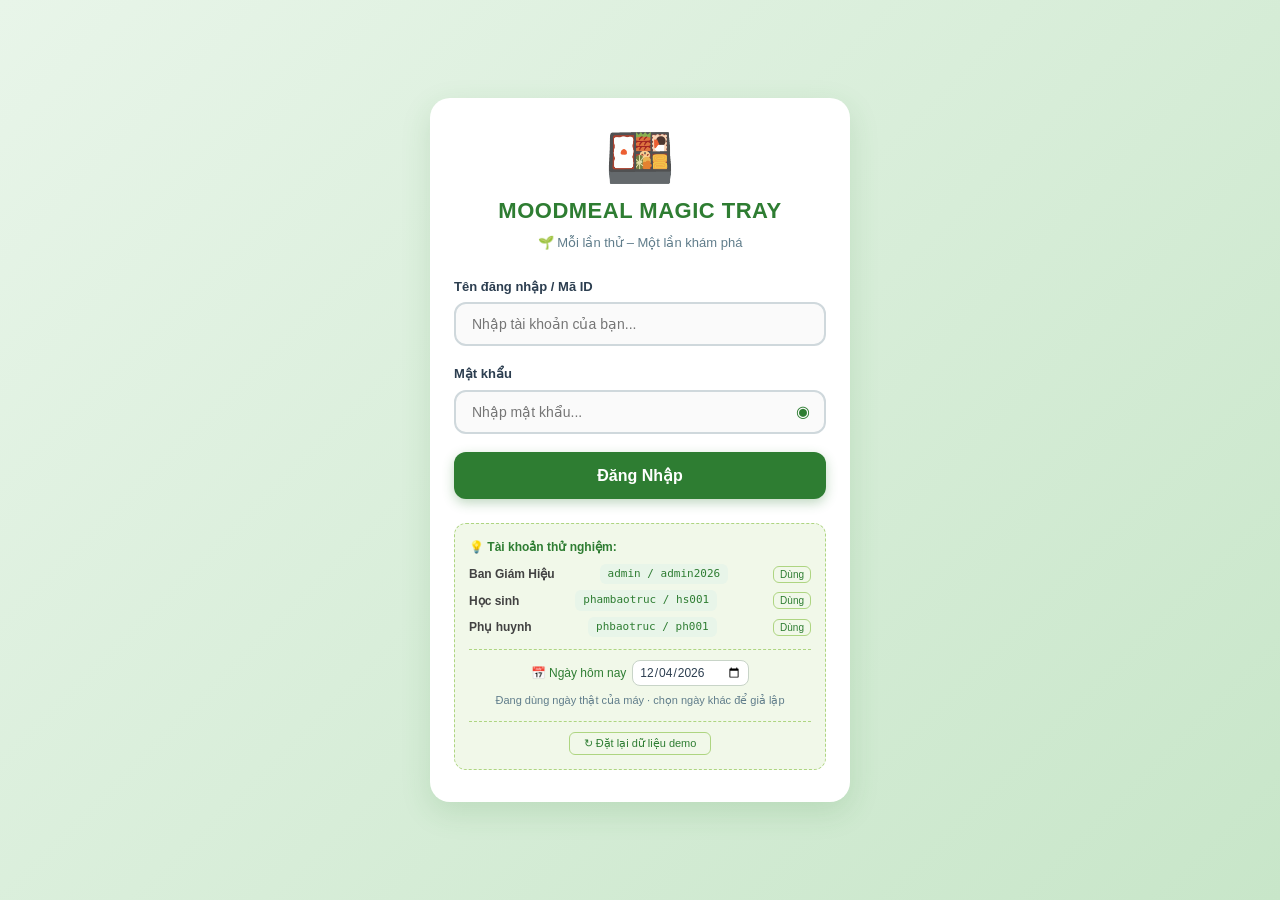
<file: index.html>
<!DOCTYPE html>
<html lang="vi">
<head>
  <meta charset="UTF-8">
  <meta name="viewport" content="width=device-width, initial-scale=1.0">
  <link rel="icon" href="data:image/svg+xml,<svg xmlns='http://www.w3.org/2000/svg' viewBox='0 0 100 100'><text y='.9em' font-size='90'>🍱</text></svg>">
  <title>MOODMEAL MAGIC TRAY — Đăng nhập</title>
  <link rel="stylesheet" href="css/base.css?v=20261128v">
</head>
<body class="page-login">

  <div class="login-container">

    <!-- Logo -->
    <div class="logo-container">
      <div class="logo-icon">🍱</div>
      <h1 class="app-title">MOODMEAL MAGIC TRAY</h1>
      <p class="app-tagline">🌱 Mỗi lần thử – Một lần khám phá</p>
    </div>

    <!-- Form đăng nhập -->
    <form id="loginForm" class="login-form" onsubmit="handleLogin(event)">

      <div class="form-group">
        <label for="username" class="form-label">Tên đăng nhập / Mã ID</label>
        <div class="input-wrapper">
          <input
            type="text"
            id="username"
            class="form-input"
            placeholder="Nhập tài khoản của bạn..."
            required
            autocomplete="username"
          />
        </div>
      </div>

      <div class="form-group">
        <label for="password" class="form-label">Mật khẩu</label>
        <div class="input-wrapper">
          <input
            type="password"
            id="password"
            class="form-input"
            placeholder="Nhập mật khẩu..."
            required
            autocomplete="current-password"
          />
          <button type="button" class="toggle-password" onclick="togglePwd(this)" title="Hiện/Ẩn mật khẩu">
            ◉
          </button>
        </div>
      </div>

      <!-- Lỗi inline -->
      <div id="errorMsg" class="error-message"></div>

      <!-- Submit -->
      <button type="submit" id="btnSubmit" class="btn-submit">Đăng Nhập</button>

    </form>

    <!-- Demo hint -->
    <div class="demo-info">
      <div class="demo-info-title">💡 Tài khoản thử nghiệm:</div>

      <div class="demo-item">
        <span class="demo-role">Ban Giám Hiệu</span>
        <code>admin / admin2026</code>
        <button class="btn-fill" onclick="fillDemo('admin','admin2026')">Dùng</button>
      </div>
      <div class="demo-item">
        <span class="demo-role">Học sinh</span>
        <code>phambaotruc / hs001</code>
        <button class="btn-fill" onclick="fillDemo('phambaotruc','hs001')">Dùng</button>
      </div>
      <div class="demo-item">
        <span class="demo-role">Phụ huynh</span>
        <code>phbaotruc / ph001</code>
        <button class="btn-fill" onclick="fillDemo('phbaotruc','ph001')">Dùng</button>
      </div>

      <div class="demo-date">
        <div class="demo-date-row">
          <span class="demo-date-label">📅 Ngày hôm nay</span>
          <input type="date" id="demoDate" onchange="setDemoDate(this.value)">
          <button type="button" class="btn-fill" id="btnRealDate" onclick="clearDemoDate()" style="display:none">Về ngày thật</button>
        </div>
        <div class="demo-reset-hint" id="demoDateNote"></div>
      </div>

      <div class="demo-reset">
        <button type="button" class="btn-reset" id="btnReset" onclick="resetDemoData()">↻ Đặt lại dữ liệu demo</button>
      </div>
    </div>

  </div>

  <!-- Thứ tự bắt buộc: config → seed → utils → store → auth (auth.js phải load TRƯỚC script bên dưới) -->
  <script src="js/config.js?v=20261128v"></script>
  <script src="js/seed.js?v=20261128v"></script>
  <script src="js/demo_plan.js?v=20261128v"></script>
  <script src="js/utils.js?v=20261128v"></script>
  <script src="js/store.js?v=20261128v"></script>
  <script src="js/auth.js?v=20261128v"></script>
  <script src="js/demo_big.js?v=20261128v"></script>
  <script>

    /* Hiện lý do nếu vừa bị đăng xuất (tài khoản bị khóa, bị xóa, đổi vai trò) */
    (function showFlash() {
      const msg = sessionStore.getRaw(MM_KEYS.FLASH);
      if (!msg) return;
      sessionStore.remove(MM_KEYS.FLASH);
      const err = document.getElementById('errorMsg');
      err.textContent = msg;
      err.classList.add('show');
    })();

    /* Nếu đã có session hợp lệ → redirect thẳng, không hiện form */
    (function checkExistingSession() {
      const session = auth.getSession();
      if (!session) return;
      const map = { admin: 'school/index.html', student: 'student/index.html', parent: 'parent/index.html' };
      if (map[session.role]) window.location.href = map[session.role];
    })();

    /* Toggle hiện/ẩn password */
    function togglePwd(btn) {
      const el = document.getElementById('password');
      el.type = el.type === 'password' ? 'text' : 'password';
      if (btn) btn.textContent = el.type === 'password' ? '◉' : '○';   // ◉ = đang ẩn, ○ = đang hiện
    }

    /* Điền nhanh tài khoản demo */
    function fillDemo(id, pass) {
      document.getElementById('username').value = id;
      document.getElementById('password').value = pass;
      document.getElementById('errorMsg').classList.remove('show');
    }

    /* Chọn "Ngày hôm nay" để test: áp dụng ngay (lưu mm_demo_date; các trang khác đọc khi tải).
       Chọn đúng ngày thật hoặc bấm "Về ngày thật" → bỏ giả lập. */
    function realTodayStr() { return toLocalDateStr(new (window.MM_RealDate || Date)()); }

    function renderDemoDate() {
      const sim  = store.getRaw(MM_KEYS.DEMO_DATE);
      const inp  = document.getElementById('demoDate');
      const note = document.getElementById('demoDateNote');
      inp.value = sim || realTodayStr();
      document.getElementById('btnRealDate').style.display = sim ? '' : 'none';
      if (sim) {
        const d = new (window.MM_RealDate || Date)(+sim.slice(0, 4), +sim.slice(5, 7) - 1, +sim.slice(8, 10));
        const names = ['Chủ Nhật', 'Thứ Hai', 'Thứ Ba', 'Thứ Tư', 'Thứ Năm', 'Thứ Sáu', 'Thứ Bảy'];
        const dd = ('0' + d.getDate()).slice(-2), mm = ('0' + (d.getMonth() + 1)).slice(-2);
        note.className = 'demo-date-warn';
        note.textContent = `⚠️ Hệ thống đang chạy như hôm nay là ${names[d.getDay()]}, ${dd}/${mm}/${d.getFullYear()}`;
      } else {
        note.className = 'demo-reset-hint';
        note.textContent = 'Đang dùng ngày thật của máy · chọn ngày khác để giả lập';
      }
    }

    function setDemoDate(v) {
      if (!v || v === realTodayStr()) store.remove(MM_KEYS.DEMO_DATE);
      else store.setRaw(MM_KEYS.DEMO_DATE, v);
      renderDemoDate();
    }

    function clearDemoDate() {
      store.remove(MM_KEYS.DEMO_DATE);
      renderDemoDate();
    }
    /* DEMO_MODE = false (js/config.js): bản chạy thật → bỏ khối tài khoản thử nghiệm / ngày demo / Đặt lại */
    if (MM_CONFIG.DEMO_MODE === false) {
      const demoBox = document.querySelector('.demo-info');
      if (demoBox) demoBox.remove();
    } else {
      renderDemoDate();
    }

    /* Đặt lại dữ liệu demo: chỉ xóa các khóa mm_* của MoodMeal (không đụng dữ liệu trang khác
       cùng tên miền), rồi tải lại. Tài khoản mẫu tự tạo lại ở auth.js; thực đơn, FAS mẫu
       tự tạo khi mở trang BGH → mở tab BGH trước khi demo. */
    async function resetDemoData() {
      if (!confirm('Xóa toàn bộ dữ liệu demo trên trình duyệt này và tạo lại, kèm dữ liệu cả khối (150 bạn, 5 lớp, thử món 4 tuần gần nhất)?')) return;
      let bigData = null;
      try { bigData = await mmBigLoadData(); }   /* đọc CSV TRƯỚC khi xóa: CSV lỗi thì dữ liệu hiện tại còn nguyên */
      catch (e) { alert('Không nạp được dữ liệu cả khối:\n' + e.message); return; }
      [localStorage, sessionStorage].forEach(area => {
        Object.keys(area).filter(k => k.indexOf('mm_') === 0).forEach(k => area.removeItem(k));
      });
      mmSeedAll({ force: true });   /* js/seed.js: mmSetDefaultData (mặc định) + mmSetDemoData (demo cơ bản) */
      let bigInfo = null;
      try { bigInfo = mmSetDemoBigData(bigData); }       /* js/demo_big.js: học sinh từ CSV + thực đơn/nhật ký 4 tuần */
      catch (e) { alert('Không nạp được dữ liệu cả khối: ' + e.message); window.location.reload(); return; }
      const btn = document.getElementById('btnReset');
      btn.disabled = true;
      btn.textContent = '✅ Đã đặt lại dữ liệu';
      if (bigInfo && bigInfo.source.indexOf('dự phòng') >= 0) alert('Lưu ý: ' + bigInfo.source);
      setTimeout(() => window.location.reload(), 600);
    }

    /* Xử lý đăng nhập */
    function handleLogin(event) {
      event.preventDefault();

      const id   = document.getElementById('username').value.trim();
      const pass = document.getElementById('password').value.trim();
      const err  = document.getElementById('errorMsg');
      const btn  = document.getElementById('btnSubmit');

      err.classList.remove('show');
      err.textContent = '';

      /* Feedback loading */
      btn.disabled    = true;
      btn.textContent = 'Đang đăng nhập...';

      /* Giả lập async (thay bằng fetch api.gs ở production) */
      setTimeout(() => {
        const result = auth.login(id, pass);

        if (result.ok) {
          btn.textContent = '✅ Thành công! Đang chuyển trang...';
          window.location.href = result.redirect;
        } else {
          err.textContent = result.error;
          err.classList.add('show');
          btn.disabled    = false;
          btn.textContent = 'Đăng Nhập';
          document.getElementById('username').classList.add('input-error');
          document.getElementById('password').classList.add('input-error');
        }
      }, 300);
    }

    /* Xóa trạng thái lỗi khi người dùng gõ lại */
    ['username', 'password'].forEach(id => {
      document.getElementById(id).addEventListener('input', () => {
        document.getElementById(id).classList.remove('input-error');
        const err = document.getElementById('errorMsg');
        err.classList.remove('show');
        err.textContent = '';
      });
    });

  </script>
</body>
</html>
</file>
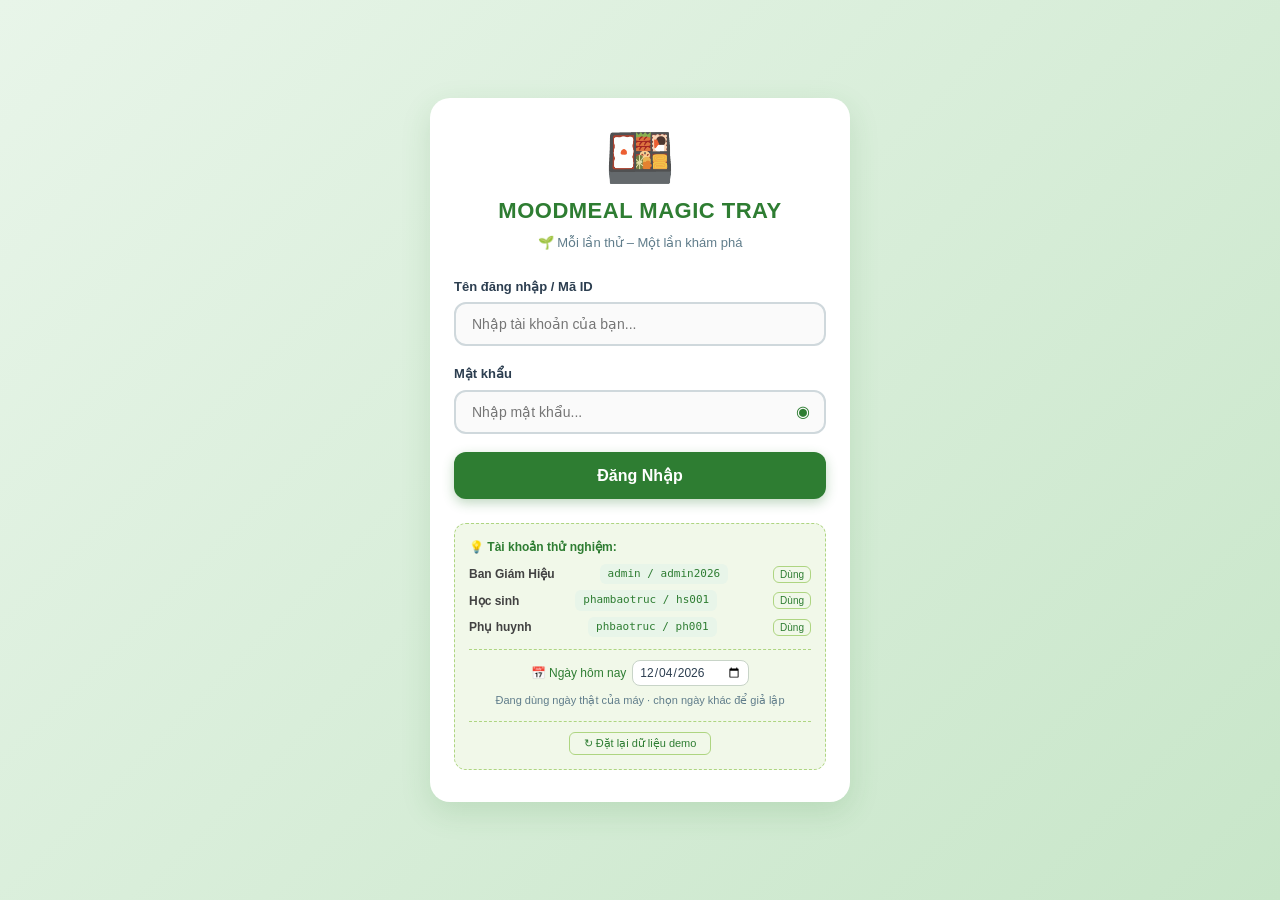
<file: parent/index.html>
<!DOCTYPE html>
<html lang="vi">
<head>
  <meta charset="UTF-8">
  <meta name="viewport" content="width=device-width, initial-scale=1.0, viewport-fit=cover">
  <link rel="icon" href="data:image/svg+xml,<svg xmlns='http://www.w3.org/2000/svg' viewBox='0 0 100 100'><text y='.9em' font-size='90'>👨‍👩‍👧</text></svg>">
  <title>MoodMeal — Phụ huynh</title>
  <link rel="stylesheet" href="../css/base.css?v=20261128v">
  <link rel="stylesheet" href="../css/parent.css?v=20261128v">
</head>
<body class="page-parent">
<div class="parent-layout">

  <!-- ══ APP BAR ══ -->
  <div class="app-bar">
    <div class="app-bar-brand">
      <span class="app-bar-icon">👨‍👩‍👧</span>
      <div>
        <div class="app-bar-title" id="parentName">Phụ huynh</div>
        <div class="app-bar-sub">Phụ huynh của <span id="childName">...</span></div>
      </div>
    </div>
    <button class="app-bar-logout" onclick="auth.logout()">🚪 Đăng xuất</button>
  </div>

  <!-- ══ PAGE BODY ══ -->
  <div class="page-body">

    <!-- ══════════════════════════════════
         SECTION ① — Tiến trình của con
    ══════════════════════════════════ -->
    <div>
      <div class="section-heading">📈 Tiến trình của con</div>
      <div class="p-card" id="sec1">

        <!-- Character card -->
        <div class="char-card-header">
          <div class="char-row-p">
            <div class="char-avatar-lg" id="childAvatar">🧒</div>
            <div style="flex:1">
              <div class="char-name-lg"  id="childNameCard">...</div>
              <div class="char-level-lg" id="childLevelCard">⭐ Level 2 · Người khám phá</div>
            </div>
          </div>
          <div class="xp-line">
            <span class="xp-line-label" id="childXpLabel">185 / 300 XP</span>
            <div class="xp-track-p">
              <div class="xp-fill-p" id="childXpFill" style="width:62%"></div>
            </div>
          </div>
          <div class="xp-date" id="childDate">--</div>
        </div>

        <!-- Badges -->
        <div style="padding:12px 16px 4px">
          <div style="font-size:11px;font-weight:700;color:var(--text-muted);text-transform:uppercase;letter-spacing:0.4px;margin-bottom:6px">
            🏅 Danh hiệu đã đạt
          </div>
        </div>
        <div class="badges-grid" id="badgesGrid">
          <!-- rendered by JS -->
        </div>

        <!-- FAS chart -->
        <div style="border-top:1px solid var(--border-light);margin-top:4px;padding-top:4px">
          <!-- Lịch tháng: ngày con đánh giá món (bấm để xem hành trình) -->
          <div class="fas-cal" id="fasCal"></div>
          <div class="fas-day" id="fasDay"></div>
          <div class="fas-chart-parent">
            <div class="fas-bars-parent" id="fasBarsParent">
              <!-- rendered by JS -->
            </div>
            <div class="fas-axis">
              <span>FAS 1.0 — Không thích</span>
              <span>FAS 4.0 — Rất thích</span>
            </div>
            <div class="fas-fag-note" id="fasFagNote" style="display:none"></div>
          </div>
        </div>

      </div><!-- /sec1 -->
    </div>

    <!-- ══════════════════════════════════
         SECTION ② — Yêu cầu thử món của con
    ══════════════════════════════════ -->
    <div>
      <div class="section-heading">🍳 Yêu cầu thử món của con</div>
      <div class="p-card" id="requestsBox"></div>
      <div class="req-history-title">🗂️ Lịch sử yêu cầu</div>
      <div class="p-card" id="requestsHistory"></div>
    </div>

  </div><!-- /page-body -->
</div><!-- /parent-layout -->

<!-- Toast -->
<div class="p-toast" id="pToast"></div>

<!-- Scripts -->
<script src="../js/config.js?v=20261128v"></script>
<script src="../js/seed.js?v=20261128v"></script>
<script src="../js/demo_plan.js?v=20261128v"></script>
<script src="../js/utils.js?v=20261128v"></script>
<script src="../js/store.js?v=20261128v"></script>
<script src="../js/auth.js?v=20261128v"></script>
<script src="../js/xp.js?v=20261128v"></script>
<script src="../js/badges.js?v=20261128v"></script>
<script src="js/parent.js?v=20261128v"></script>
</body>
</html>
</file>
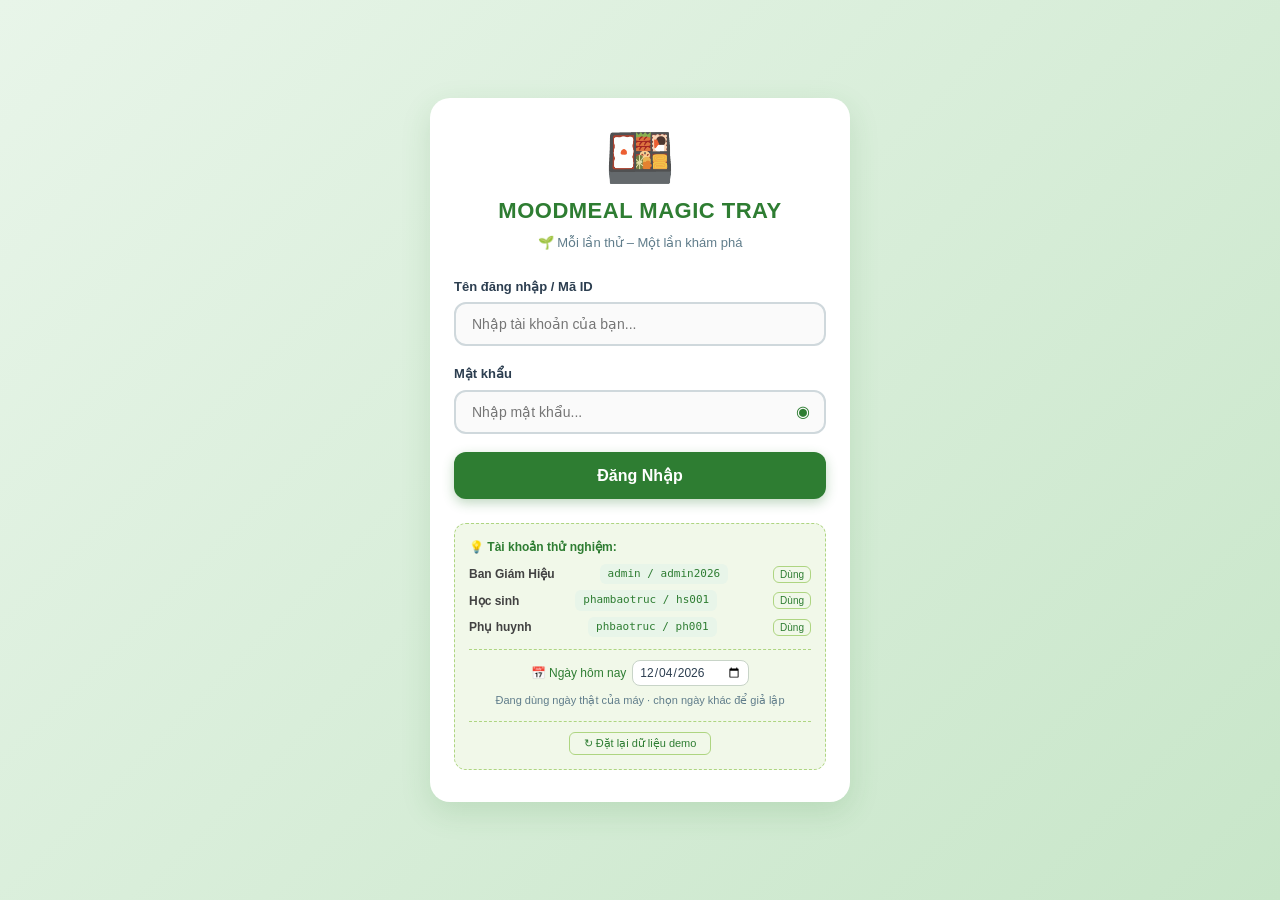
<file: school/index.html>
<!DOCTYPE html>
<html lang="vi">
<head>
  <meta charset="UTF-8">
  <meta name="viewport" content="width=device-width, initial-scale=1.0">
  <link rel="icon" href="data:image/svg+xml,<svg xmlns='http://www.w3.org/2000/svg' viewBox='0 0 100 100'><text y='.9em' font-size='90'>🏫</text></svg>">
  <title>Ban Giám Hiệu — MOODMEAL MAGIC TRAY</title>
  <link rel="stylesheet" href="../css/base.css?v=20261128v">
  <link rel="stylesheet" href="../css/school.css?v=20261128v">
  <link rel="stylesheet" href="../css/characters.css?v=20261128v">
</head>
<body class="page-school">
<div class="school-layout">

  <!-- ══ SIDEBAR ══ -->
  <aside class="sidebar">
    <div class="sidebar-brand">
      <div class="sidebar-brand-icon">🍱</div>
      <div class="sidebar-brand-name">MOODMEAL<br>MAGIC TRAY</div>
      <div class="sidebar-brand-sub">v3 · Magic Minds</div>
    </div>

    <nav class="sidebar-nav">
      <button class="nav-link" data-module="accounts"  onclick="switchModule('accounts')">
        <span class="nav-icon">👤</span><span>Tài khoản</span>
      </button>
      <button class="nav-link" data-module="settings"  onclick="switchModule('settings')">
        <span class="nav-icon">⚙️</span><span>Thiết lập</span>
      </button>
      <button class="nav-link" data-module="report"    onclick="switchModule('report')">
        <span class="nav-icon">📊</span><span>Báo cáo FAS</span>
      </button>
    </nav>

    <div class="sidebar-footer">
      <div class="sidebar-user">
        <span class="sidebar-user-avatar">🏫</span>
        <div>
          <div class="sidebar-user-name" id="sidebarUserName">BGH</div>
          <div class="sidebar-user-role">Ban Giám Hiệu</div>
        </div>
      </div>
      <button class="sidebar-logout" onclick="auth.logout()">🚪 <span>Đăng xuất</span></button>
    </div>
  </aside>

  <!-- ══ MAIN CONTENT ══ -->
  <div class="main-content">

    <!-- Main header -->
    <div class="main-header">
      <div>
        <div class="main-header-title" id="mainTitle">👤 Quản lý Tài khoản</div>
        <div class="main-header-sub"   id="mainSub">Thêm, sửa, xóa, phân quyền tài khoản học sinh và phụ huynh</div>
      </div>
      <div class="header-actions" id="headerActions"></div>
    </div>

    <div class="main-body">

      <!-- ══════════════════════════════════
           MODULE ① — TÀI KHOẢN
      ══════════════════════════════════ -->
      <div class="module-panel" id="module-accounts">
        <div class="sticky-tools">
          <div style="display:flex;gap:8px;flex-wrap:wrap;margin-bottom:14px">
            <button class="btn btn-primary" onclick="openAddAccount()">+ Thêm tài khoản</button>
            <button class="btn btn-secondary" onclick="openModal('modalImport')">📋 Import CSV</button>
            <button class="btn btn-secondary" style="margin-left:auto" onclick="refreshTab('accounts')">↻ Làm mới</button>
          </div>
          <!-- Số lượng tài khoản (toàn trường, không đổi theo bộ lọc) — renderAccountCounts() -->
          <div class="acc-counts" id="accCounts"></div>
        </div>

        <div class="content-card sticky-card">
          <div class="content-card-header">
            <span class="content-card-title">Danh sách tài khoản</span>
            <div style="display:flex;gap:8px;flex-wrap:wrap;justify-content:flex-end">
              <select class="form-control" id="accFilterRole" style="width:130px;padding:6px 10px;font-size:12px" onchange="filterAccountsTable()">
                <option value="">— Tất cả vai trò —</option>
                <option value="admin">BGH</option>
                <option value="student">Học sinh</option>
                <option value="parent">Phụ huynh</option>
              </select>
              <select class="form-control" id="accFilterClass" style="width:138px;padding:6px 10px;font-size:12px" onchange="filterAccountsTable()">
                <option value="">— Tất cả lớp —</option>
              </select>
              <select class="form-control" id="accFilterLevel" style="width:140px;padding:6px 10px;font-size:12px" onchange="filterAccountsTable()">
                <option value="">— Tất cả level —</option>
              </select>
              <select class="form-control" id="accFilterStatus" style="width:150px;padding:6px 10px;font-size:12px" onchange="filterAccountsTable()">
                <option value="">— Tất cả trạng thái —</option>
                <option value="active">✅ Hoạt động</option>
                <option value="locked">🔒 Tạm khóa</option>
              </select>
              <input class="form-control" id="accSearch" style="width:190px;padding:6px 10px;font-size:12px"
                placeholder="🔍 Tìm tên, ID hoặc lớp..." oninput="filterAccountsTable()">
            </div>
          </div>
          <div>
            <table class="data-table">
              <thead>
                <tr>
                  <th>ID</th>
                  <th>Họ tên</th>
                  <th>Lớp</th>
                  <th>Vai trò</th>
                  <th>Liên kết</th>
                  <th>XP</th>
                  <th>Level</th>
                  <th>Nhân vật</th>
                  <th>Danh hiệu</th>
                  <th>Trạng thái</th>
                  <th>Thao tác</th>
                </tr>
              </thead>
              <tbody id="accountsTbody"></tbody>
            </table>
          </div>
        </div>
      </div>

      <!-- ══════════════════════════════════
           MODULE ② — THIẾT LẬP
      ══════════════════════════════════ -->
      <div class="module-panel" id="module-settings">
        <div class="tab-bar">
          <button class="tab-btn active" data-tab="menu"     onclick="switchSettingsTab('menu')">📅 Thực đơn theo ngày</button>
          <button class="tab-btn"        data-tab="ingredients" onclick="switchSettingsTab('ingredients')">🥕 Nguyên liệu</button>
          <button class="tab-btn"        data-tab="xp"       onclick="switchSettingsTab('xp')">⭐ XP & Level</button>
          <button class="tab-btn"        data-tab="badges"   onclick="switchSettingsTab('badges')">🏅 Danh hiệu</button>
          <button class="tab-btn"        data-tab="characters" onclick="switchSettingsTab('characters')">🐣 Nhân vật</button>
        </div>

        <!-- Tab: Thực đơn -->
        <div class="tab-panel active" id="tab-menu">
          <div style="display:flex;gap:8px;margin-bottom:16px">
            <button class="btn btn-primary" onclick="openWeekMenu()">+ Thêm thực đơn theo tuần</button>
            <button class="btn btn-secondary" style="margin-left:auto" onclick="refreshTab('menu')">↻ Làm mới</button>
          </div>
          <div id="weekGrid"></div>
        </div>

        <!-- Tab: Nguyên liệu -->
        <div class="tab-panel" id="tab-ingredients">
          <div style="display:flex;gap:8px;margin-bottom:16px">
            <button class="btn btn-primary" onclick="openAddIngredient()">+ Thêm nguyên liệu</button>
            <button class="btn btn-secondary" onclick="openAddGroup()">+ Thêm nhóm</button>
            <button class="btn btn-secondary" style="margin-left:auto" onclick="refreshTab('ingredients')">↻ Làm mới</button>
          </div>
          <div id="foodGroupsBox"></div>
          <div id="ingredientsList"></div>
        </div>

        <!-- Tab: XP & Level -->
        <div class="tab-panel" id="tab-xp">
          <div style="display:flex;gap:8px;margin-bottom:16px">
            <button class="btn btn-secondary" style="margin-left:auto" onclick="refreshTab('xp')">↻ Làm mới</button>
          </div>
          <div class="content-card" style="margin-bottom:20px">
            <div class="content-card-header">
              <span class="content-card-title">Cấu hình Level</span>
              <button class="btn btn-secondary btn-sm" onclick="openEditLevels()">✏️ Sửa</button>
            </div>
            <div style="overflow-x:auto">
              <table class="data-table">
                <thead>
                  <tr>
                    <th>Level</th>
                    <th>Tên level</th>
                    <th>XP từ</th>
                    <th>XP đến</th>
                  </tr>
                </thead>
                <tbody id="xpLevelsBody"></tbody>
              </table>
            </div>
          </div>

          <div class="content-card">
            <div class="content-card-header">
              <span class="content-card-title">XP theo hành động</span>
              <button class="btn btn-secondary btn-sm" onclick="openEditActions()">✏️ Sửa</button>
            </div>
            <div style="overflow-x:auto">
              <table class="data-table">
                <thead><tr><th>Hành động</th><th>XP nhận được</th></tr></thead>
                <tbody id="xpActionsBody"></tbody>
              </table>
            </div>
          </div>
        </div>

        <!-- Tab: Nhân vật -->
        <div class="tab-panel" id="tab-characters">
          <div style="display:flex;gap:8px;margin-bottom:16px;flex-wrap:wrap">
            <button class="btn btn-primary" onclick="addCharacter()">+ Thêm nhân vật</button>
            <button class="btn btn-secondary" onclick="resetCharacters()">Khôi phục mặc định</button>
            <button class="btn btn-primary" style="margin-left:auto" id="btnSaveChars" onclick="saveCharacters()">💾 Lưu nhân vật</button>
          </div>
          <div class="char-admin">
            <div class="content-card"><div class="content-card-header"><span class="content-card-title">Danh sách nhân vật</span></div>
              <div id="charList" style="padding:12px"></div></div>
            <div class="content-card" id="charEditor"></div>
          </div>
          <div style="font-size:12px;color:var(--text-muted);margin-top:10px">
            Học sinh chọn một nhân vật khi đăng nhập lần đầu và nhân vật tiến hóa mỗi lần lên Level. Nhân vật bị tắt vẫn hiện ở màn chọn dưới dạng khóa 🔒 (học sinh không chọn được), học sinh đã chọn vẫn giữ.
            9 nhân vật mặc định không xóa được (chỉ tắt được); nhân vật tự thêm mà đã có học sinh dùng thì cũng không xóa được. Tên Level lấy từ tab "XP &amp; Level". Chỉnh xong nhớ bấm "Lưu nhân vật".
          </div>
        </div>

        <!-- Tab: Danh hiệu -->
        <div class="tab-panel" id="tab-badges">
          <div style="display:flex;gap:8px;margin-bottom:16px">
            <button class="btn btn-primary" onclick="openAddBadge()">+ Thêm danh hiệu</button>
            <button class="btn btn-secondary" style="margin-left:auto" onclick="refreshTab('badges')">↻ Làm mới</button>
          </div>

          <div class="content-card" style="margin-bottom:20px">
            <div class="content-card-header">
              <span class="content-card-title">Danh sách danh hiệu</span>
            </div>
            <div style="overflow-x:auto">
              <table class="data-table">
                <thead><tr><th>Icon</th><th>Tên & Tiêu chí</th><th>Loại cấp</th><th>Trạng thái</th><th>Thao tác</th></tr></thead>
                <tbody id="badgesList"></tbody>
              </table>
            </div>
          </div>

          <div class="content-card">
            <div class="content-card-header">
              <span class="content-card-title">🔔 Chờ duyệt cấp danh hiệu</span>
            </div>
            <div style="overflow-x:auto">
              <table class="data-table">
                <thead><tr><th>Học sinh</th><th>Danh hiệu</th><th>Lý do</th><th>Thao tác</th></tr></thead>
                <tbody id="badgePendingList"></tbody>
              </table>
            </div>
          </div>
        </div>

      </div><!-- /module-settings -->

      <!-- ══════════════════════════════════
           MODULE ③ — BÁO CÁO FAS
      ══════════════════════════════════ -->
      <div class="module-panel" id="module-report">
       <div class="sticky-tools">
        <div style="display:flex;gap:8px;margin-bottom:16px">
          <button class="btn btn-secondary" style="margin-left:auto" onclick="refreshTab('report')">↻ Làm mới</button>
        </div>
        <!-- Stat cards -->
        <div class="stats-row">
          <div class="stat-card">
            <div class="stat-card-label">FAS Trung bình lớp</div>
            <div class="stat-card-value" id="statAvgFas">—</div>
            <div class="stat-card-delta">/ 4.0</div>
          </div>
          <div class="stat-card">
            <div class="stat-card-label">TRY AGAIN Rate</div>
            <div class="stat-card-value" id="statTryRate">—</div>
            <div class="stat-card-delta">Tỷ lệ muốn thử lại</div>
          </div>
          <div class="stat-card">
            <div class="stat-card-label">Top 3 FAG cao nhất</div>
            <div style="margin-top:6px" id="statTop3"></div>
          </div>
          <div class="stat-card">
            <div class="stat-card-label">Cần hỗ trợ thêm</div>
            <div style="margin-top:6px" id="statBottom3"></div>
          </div>
        </div>
       </div>

        <!-- Filters + table -->
        <div class="content-card sticky-card">
          <div class="content-card-header">
            <span class="content-card-title">Bảng FAS chi tiết theo nhóm</span>
            <div style="display:flex;gap:8px;flex-wrap:wrap">
              <select class="form-control" id="filterClass" style="width:140px;padding:6px 10px;font-size:12px" onchange="onReportClassChange()">
                <option value="">— Tất cả lớp —</option>
              </select>
              <select class="form-control" id="filterStudent" style="width:180px;padding:6px 10px;font-size:12px" onchange="applyReportFilter()">
                <option value="">— Tất cả học sinh —</option>
              </select>
              <select class="form-control" id="filterFood" style="width:160px;padding:6px 10px;font-size:12px" onchange="applyReportFilter()">
                <option value="">— Tất cả nhóm —</option>
              </select>
              <select class="form-control" id="filterPlace" style="width:150px;padding:6px 10px;font-size:12px" onchange="applyReportFilter()">
                <option value="">Trường + Nhà</option>
                <option value="school">Chỉ ở trường</option>
                <option value="home">Chỉ ở nhà</option>
              </select>
              <button class="btn btn-secondary btn-sm" onclick="exportCSV()">📥 Xuất CSV</button>
              <button class="btn btn-secondary btn-sm" onclick="window.print()">🖨️ In</button>
            </div>
          </div>
          <div>
            <table class="data-table fas-table">
              <thead>
                <tr>
                  <th class="fas-c-stu">Học sinh</th>
                  <th class="fas-c-cls">Lớp</th>
                  <th class="fas-c-grp">Nhóm</th>
                  <th>Chuỗi lượt thử (FAS)</th>
                  <th class="fas-c-n" style="text-align:center">FAG</th>
                  <th class="fas-c-n" style="text-align:center">Trường</th>
                  <th class="fas-c-n" style="text-align:center">Nhà</th>
                  <th class="fas-c-ta" style="text-align:center">TRY AGAIN</th>
                </tr>
              </thead>
              <tbody id="fasTableBody"></tbody>
            </table>
          </div>
        </div>
      </div>

    </div><!-- /main-body -->
  </div><!-- /main-content -->
</div><!-- /school-layout -->

<!-- ══ TOAST CONTAINER ══ -->
<div class="toast-container" id="toastContainer"></div>

<!-- ══ MODALS ══ -->

<!-- Modal: Thêm/Sửa tài khoản -->
<div class="modal-overlay" id="modalAccount">
  <div class="modal-box">
    <div class="modal-header">
      <span class="modal-title" id="modalAccountTitle">Thêm tài khoản</span>
      <button class="modal-close" onclick="closeModal('modalAccount')">×</button>
    </div>
    <div class="modal-body">
      <input type="hidden" id="accEditId">
      <div class="form-row">
        <div class="form-group-s">
          <label class="form-label-s">Mã ID đăng nhập *</label>
          <input class="form-control" id="accFormId" placeholder="vd: nguyenminhan">
        </div>
        <div class="form-group-s">
          <label class="form-label-s">Họ tên hiển thị *</label>
          <input class="form-control" id="accFormName" placeholder="vd: Nguyễn Minh An">
        </div>
      </div>
      <div class="form-row">
        <div class="form-group-s">
          <label class="form-label-s">Mật khẩu *</label>
          <input class="form-control" id="accFormPass" placeholder="Mật khẩu">
        </div>
        <div class="form-group-s">
          <label class="form-label-s">Vai trò</label>
          <select class="form-control" id="accFormRole">
            <option value="student">🧒 Học sinh</option>
            <option value="parent">👨‍👩‍👧 Phụ huynh</option>
            <option value="admin">🏫 BGH</option>
          </select>
        </div>
      </div>
      <div class="form-row" style="margin-bottom:0">
        <div class="form-group-s" id="linkedWrap">
          <label class="form-label-s" id="linkedLabel">Phụ huynh liên kết</label>
          <select class="form-control" id="accFormLinked"></select>
        </div>
        <div class="form-group-s" id="classWrap" style="display:none">
          <label class="form-label-s">Lớp *</label>
          <input class="form-control" id="accFormClass" list="accClassList" maxlength="12" placeholder="vd: 4A9 (bắt buộc khi thêm mới)" autocomplete="off">
          <datalist id="accClassList"></datalist>
        </div>
      </div>

      <!-- Chỉ hiện với vai trò Học sinh -->
      <div id="studentStatsWrap" style="display:none">
        <div class="form-row">
          <div class="form-group-s">
            <label class="form-label-s">XP hiện có</label>
            <input class="form-control" type="number" min="0" id="accFormXp" oninput="syncLevelFromXp()">
          </div>
          <div class="form-group-s">
            <label class="form-label-s">Level</label>
            <select class="form-control" id="accFormLevel" onchange="syncXpFromLevel()"></select>
          </div>
        </div>
        <div class="form-group-s">
          <label class="form-label-s">Bạn đồng hành (nhân vật)</label>
          <select class="form-control" id="accFormChar"></select>
          <div style="font-size:11px;color:#888;margin-top:6px">Nhân vật hiện ở Trang chủ của học sinh và lớn lên khi học sinh lên Level. Danh sách lấy từ Thiết lập → Nhân vật.</div>
        </div>
        <div class="form-group-s">
          <label class="form-label-s">Danh hiệu</label>
          <div id="accFormBadges" style="display:flex;flex-direction:column;gap:6px"></div>
          <div style="font-size:11px;color:#888;margin-top:6px">
            Bỏ chọn một danh hiệu để thu hồi; danh hiệu đã thu hồi sẽ không được tự cấp lại.
          </div>
        </div>
      </div>
    </div>
    <div class="modal-footer">
      <button class="btn btn-secondary" onclick="closeModal('modalAccount')">Hủy</button>
      <button class="btn btn-primary"   onclick="saveAccount()">Lưu tài khoản</button>
    </div>
  </div>
</div>

<!-- Modal: Import CSV -->
<div class="modal-overlay" id="modalImport">
  <div class="modal-box">
    <div class="modal-header">
      <span class="modal-title">📋 Import danh sách học sinh (CSV)</span>
      <button class="modal-close" onclick="closeModal('modalImport')">×</button>
    </div>
    <div class="modal-body">
      <p style="font-size:12px;color:#888;margin-bottom:10px">
        Mỗi dòng: <code>id,họ_tên,mật_khẩu,lớp</code> (lớp bắt buộc)<br>
        Ví dụ: <code>hs004,Lê Minh Khoa,pass123,4A9</code>
      </p>
      <textarea class="form-control" id="csvPaste" rows="8" placeholder="Dán dữ liệu CSV vào đây..."></textarea>
    </div>
    <div class="modal-footer">
      <button class="btn btn-secondary" onclick="closeModal('modalImport')">Hủy</button>
      <button class="btn btn-primary"   onclick="importCSV()">Import</button>
    </div>
  </div>
</div>

<!-- Modal: Thêm món vào thực đơn -->
<div class="modal-overlay" id="modalWeekMenu">
  <div class="modal-box">
    <div class="modal-header">
      <span class="modal-title">📅 Thêm thực đơn tuần</span>
      <button class="modal-close" onclick="closeModal('modalWeekMenu')">×</button>
    </div>
    <div class="modal-body" id="wmBody"></div>
    <div class="modal-footer">
      <button class="btn btn-secondary" onclick="closeModal('modalWeekMenu')">Hủy</button>
      <button class="btn btn-primary" onclick="saveWeekMenu()">Lưu thực đơn tuần</button>
    </div>
  </div>
</div>

<div class="modal-overlay" id="modalMenu">
  <div class="modal-box">
    <div class="modal-header">
      <span class="modal-title">+ Thêm món vào thực đơn</span>
      <button class="modal-close" onclick="closeModal('modalMenu')">×</button>
    </div>
    <div class="modal-body">

      <!-- Hàng 1: Ngày (full width) -->
      <div class="form-group-s">
        <label class="form-label-s">Ngày</label>
        <input class="form-control" type="date" id="menuDate">
      </div>

      <!-- Hàng 2: Nhóm thực phẩm (chọn trước; mỗi nhóm là một hành tinh) -->
      <div class="form-group-s">
        <label class="form-label-s">Nhóm thực phẩm</label>
        <select class="form-control" id="menuGroup" onchange="renderMenuIngredientPick()"></select>
      </div>

      <!-- Hàng 3: Nguyên liệu chính (chọn 1, theo nhóm đã chọn) -->
      <div class="form-group-s">
        <label class="form-label-s">Nguyên liệu chính * <span style="font-weight:400;color:var(--text-muted)">(chọn 1 — dùng để theo dõi FAS)</span></label>
        <input type="hidden" id="menuIngredient">
        <div id="menuIngredientPick" style="border:1.5px solid var(--border-light);border-radius:var(--radius-md);background:#F8FAFB;padding:8px;min-height:40px"></div>
      </div>

      <!-- Hàng 4: Tên món + nút chọn icon (cùng hàng) -->
      <div class="form-group-s">
        <label class="form-label-s">Tên món *</label>
        <div style="display:flex;gap:8px;align-items:center">
          <input class="form-control" id="menuName"
            placeholder="vd: Bông cải xanh xào tỏi" style="flex:1">
          <!-- Nút chọn icon: hiện icon đang chọn, bấm để mở picker -->
          <button type="button" onclick="openIconPicker()" title="Chọn icon món ăn"
            style="
              flex-shrink:0; width:42px; height:38px;
              border:1.5px solid var(--border); border-radius:var(--radius-md);
              background:var(--white); font-size:20px; cursor:pointer;
              display:flex; align-items:center; justify-content:center;
              transition:border-color 0.15s;
            "
            onmouseover="this.style.borderColor='var(--green-accent)'"
            onmouseout="this.style.borderColor='var(--border)'">
            <span id="menuIconDisplay">🍽️</span>
          </button>
          <!-- Hidden input lưu giá trị icon -->
          <input type="hidden" id="menuIcon">
        </div>

        <!-- Icon picker panel (ẩn mặc định) -->
        <div id="iconPickerPanel" style="
          display:none;
          grid-template-columns: repeat(7,1fr);
          gap:4px; margin-top:8px;
          padding:10px; max-height:260px; overflow-y:auto; background:#F8FAFB;
          border:1.5px solid var(--border-light);
          border-radius:var(--radius-md);
        ">
        </div>
      </div>

      <!-- Hàng 5: Checkbox MỚI -->
      <div class="form-group-s" style="display:flex;align-items:center;gap:8px">
        <input type="checkbox" id="menuIsNew">
        <label for="menuIsNew" class="form-label-s" style="margin:0">
          Đánh dấu là món MỚI (lần đầu xuất hiện)
        </label>
      </div>

    </div>
    <div class="modal-footer">
      <button class="btn btn-secondary" onclick="closeModal('modalMenu')">Hủy</button>
      <button class="btn btn-primary"   onclick="saveMenuItem()">Thêm vào thực đơn</button>
    </div>
  </div>
</div>

<style>
/* Icon option buttons trong picker */
.icon-opt {
  width: 34px; height: 34px;
  border: 1.5px solid transparent;
  border-radius: 8px; background: var(--white);
  font-size: 18px; cursor: pointer;
  display: flex; align-items: center; justify-content: center;
  transition: all 0.12s;
}
.icon-opt:hover {
  border-color: var(--green-accent);
  background: var(--green-pale);
  transform: scale(1.15);
}
</style>

<!-- Modal: Thêm/Sửa nguyên liệu -->
<div class="modal-overlay" id="modalIngredient">
  <div class="modal-box" style="max-width:460px">
    <div class="modal-header">
      <span class="modal-title" id="modalIngredientTitle">+ Thêm nguyên liệu</span>
      <button class="modal-close" onclick="closeModal('modalIngredient')">×</button>
    </div>
    <div class="modal-body">
      <input type="hidden" id="ingEditId">
      <div class="form-group-s">
        <label class="form-label-s">Nhóm thực phẩm</label>
        <select class="form-control" id="ingGroup"></select>
      </div>
      <div class="form-group-s">
        <label class="form-label-s">Tên nguyên liệu *</label>
        <div style="display:flex;gap:8px;align-items:center">
          <input class="form-control" id="ingName" placeholder="vd: Bông cải xanh" style="flex:1">
          <button type="button" onclick="toggleIngIconPanel()" title="Chọn icon"
            style="flex-shrink:0;width:42px;height:38px;border:1.5px solid var(--border);border-radius:var(--radius-md);background:var(--white);font-size:20px;cursor:pointer">
            <span id="ingIconDisplay">🍽️</span>
          </button>
          <input type="hidden" id="ingIcon">
        </div>
        <div id="ingIconPanel" style="display:none;grid-template-columns:repeat(7,1fr);gap:4px;margin-top:8px;padding:10px;max-height:260px;overflow-y:auto;background:#F8FAFB;border:1.5px solid var(--border-light);border-radius:var(--radius-md)"></div>
      </div>
      <div id="ingEditWarn" style="display:none;font-size:11px;color:#B7791F;background:#FFF8E6;border-radius:8px;padding:8px 10px">
        ⚠️ Nguyên liệu này đã dùng trong thực đơn / FAS. Đổi nhóm sẽ áp dụng cho cả dữ liệu cũ (lượt thử tính lại theo nhóm mới).
      </div>
    </div>
    <div class="modal-footer">
      <button class="btn btn-secondary" onclick="closeModal('modalIngredient')">Hủy</button>
      <button class="btn btn-primary" onclick="saveIngredient()">Lưu nguyên liệu</button>
    </div>
  </div>
</div>

<!-- Modal: Thêm/Sửa nhóm thực phẩm -->
<div class="modal-overlay" id="modalGroup">
  <div class="modal-box" style="max-width:420px">
    <div class="modal-header">
      <span class="modal-title" id="modalGroupTitle">+ Thêm nhóm thực phẩm</span>
      <button class="modal-close" onclick="closeModal('modalGroup')">×</button>
    </div>
    <div class="modal-body">
      <input type="hidden" id="grpEditId">
      <div class="form-group-s">
        <label class="form-label-s">Tên nhóm *</label>
        <div style="display:flex;gap:8px;align-items:center">
          <input class="form-control" id="grpName" placeholder="vd: Đậu" style="flex:1" maxlength="30">
          <button type="button" onclick="toggleGrpIconPanel()" title="Chọn icon"
            style="flex-shrink:0;width:42px;height:38px;border:1.5px solid var(--border);border-radius:var(--radius-md);background:var(--white);font-size:20px;cursor:pointer">
            <span id="grpIconDisplay">🍽️</span>
          </button>
          <input type="hidden" id="grpIcon">
        </div>
        <div id="grpIconPanel" style="display:none;grid-template-columns:repeat(7,1fr);gap:4px;margin-top:8px;padding:10px;max-height:260px;overflow-y:auto;background:#F8FAFB;border:1.5px solid var(--border-light);border-radius:var(--radius-md)"></div>
      </div>
      <div style="font-size:11px;color:var(--text-muted)">Mỗi nhóm là một hành tinh của học sinh. FAS và FAG được tính theo nhóm.</div>
    </div>
    <div class="modal-footer">
      <button class="btn btn-secondary" onclick="closeModal('modalGroup')">Hủy</button>
      <button class="btn btn-primary" onclick="saveGroup()">Lưu nhóm</button>
    </div>
  </div>
</div>

<!-- Modal: Thêm/Sửa danh hiệu -->
<div class="modal-overlay" id="modalBadge">
  <div class="modal-box">
    <div class="modal-header">
      <span class="modal-title" id="modalBadgeTitle">Thêm danh hiệu</span>
      <button class="modal-close" onclick="closeModal('modalBadge')">×</button>
    </div>
    <div class="modal-body">
      <input type="hidden" id="badgeEditIdx">
      <div class="form-row">
        <div class="form-group-s">
          <label class="form-label-s">Icon (emoji) *</label>
          <input class="form-control" id="badgeIcon" placeholder="vd: 🥕" maxlength="4">
        </div>
        <div class="form-group-s">
          <label class="form-label-s">Tên danh hiệu *</label>
          <input class="form-control" id="badgeName" placeholder="vd: Bạn Rau củ">
        </div>
      </div>
      <div class="form-group-s">
        <label class="form-label-s">Tiêu chí / Mô tả</label>
        <input class="form-control" id="badgeDesc" placeholder="vd: FAS rau củ ≥ 3.0">
      </div>
      <div class="form-group-s">
        <label class="form-label-s">Loại cấp</label>
        <select class="form-control" id="badgeAuto">
          <option value="true">✓ Tự động (hệ thống tự cấp khi đủ điều kiện)</option>
          <option value="false">✗ Duyệt tay (BGH duyệt thủ công)</option>
        </select>
      </div>
    </div>
    <div class="modal-footer">
      <button class="btn btn-secondary" onclick="closeModal('modalBadge')">Hủy</button>
      <button class="btn btn-primary"   onclick="saveBadge()">Lưu danh hiệu</button>
    </div>
  </div>
</div>

<!-- Modal: Sửa cấu hình Level -->
<div class="modal-overlay" id="modalXpLevels">
  <div class="modal-box" style="max-width:620px">
    <div class="modal-header">
      <span class="modal-title">Sửa cấu hình Level</span>
      <button class="modal-close" onclick="closeModal('modalXpLevels')">×</button>
    </div>
    <div class="modal-body">
      <table class="data-table">
        <thead><tr><th>Level</th><th>Tên level</th><th>XP từ</th><th>XP đến</th></tr></thead>
        <tbody id="xpLevelsEditBody"></tbody>
      </table>
    </div>
    <div class="modal-footer">
      <button class="btn btn-secondary" onclick="closeModal('modalXpLevels')">Hủy</button>
      <button class="btn btn-primary" onclick="saveLevels()">Lưu thiết lập</button>
    </div>
  </div>
</div>

<!-- Modal: Sửa XP theo hành động -->
<div class="modal-overlay" id="modalXpActions">
  <div class="modal-box" style="max-width:480px">
    <div class="modal-header">
      <span class="modal-title">Sửa XP theo hành động</span>
      <button class="modal-close" onclick="closeModal('modalXpActions')">×</button>
    </div>
    <div class="modal-body">
      <table class="data-table">
        <thead><tr><th>Hành động</th><th>XP nhận được</th></tr></thead>
        <tbody id="xpActionsEditBody"></tbody>
      </table>
    </div>
    <div class="modal-footer">
      <button class="btn btn-secondary" onclick="closeModal('modalXpActions')">Hủy</button>
      <button class="btn btn-primary" onclick="saveActions()">Lưu thiết lập</button>
    </div>
  </div>
</div>

<!-- ══ SCRIPTS ══ -->
<script src="../js/config.js?v=20261128v"></script>
<script src="../js/seed.js?v=20261128v"></script>
<script src="../js/demo_plan.js?v=20261128v"></script>
<script src="../js/utils.js?v=20261128v"></script>
<script src="../js/store.js?v=20261128v"></script>
<script src="../js/auth.js?v=20261128v"></script>
<script src="../js/xp.js?v=20261128v"></script>
<script src="../js/characters.js?v=20261128v"></script>
<script src="../js/badges.js?v=20261128v"></script>
<script src="js/school.js?v=20261128v"></script>
<script>
  /* Filter accounts table by search */
  function filterAccountsTable() {
    const q = (document.getElementById('accSearch').value || '').toLowerCase();
    const cls = document.getElementById('accFilterClass').value;   // '' = tất cả · '__none' = học sinh chưa có lớp · còn lại = tên lớp
    const role = document.getElementById('accFilterRole').value;
    const lvl  = document.getElementById('accFilterLevel').value;   // số level; chỉ học sinh có level
    const stat = document.getElementById('accFilterStatus').value;  // 'active' | 'locked'
    document.querySelectorAll('#accountsTbody tr').forEach(r => {
      const okText = r.textContent.toLowerCase().includes(q);
      const okCls = !cls || (cls === '__none' ? (r.dataset.role === 'student' && !r.dataset.class) : r.dataset.class === cls);
      const okRole = !role || r.dataset.role === role;
      const okLvl = !lvl || r.dataset.level === lvl;
      const okStat = !stat || (stat === 'locked') === (r.dataset.locked === '1');
      r.style.display = okText && okCls && okRole && okLvl && okStat ? '' : 'none';
    });
  }

</script>
</body>
</html>
</file>
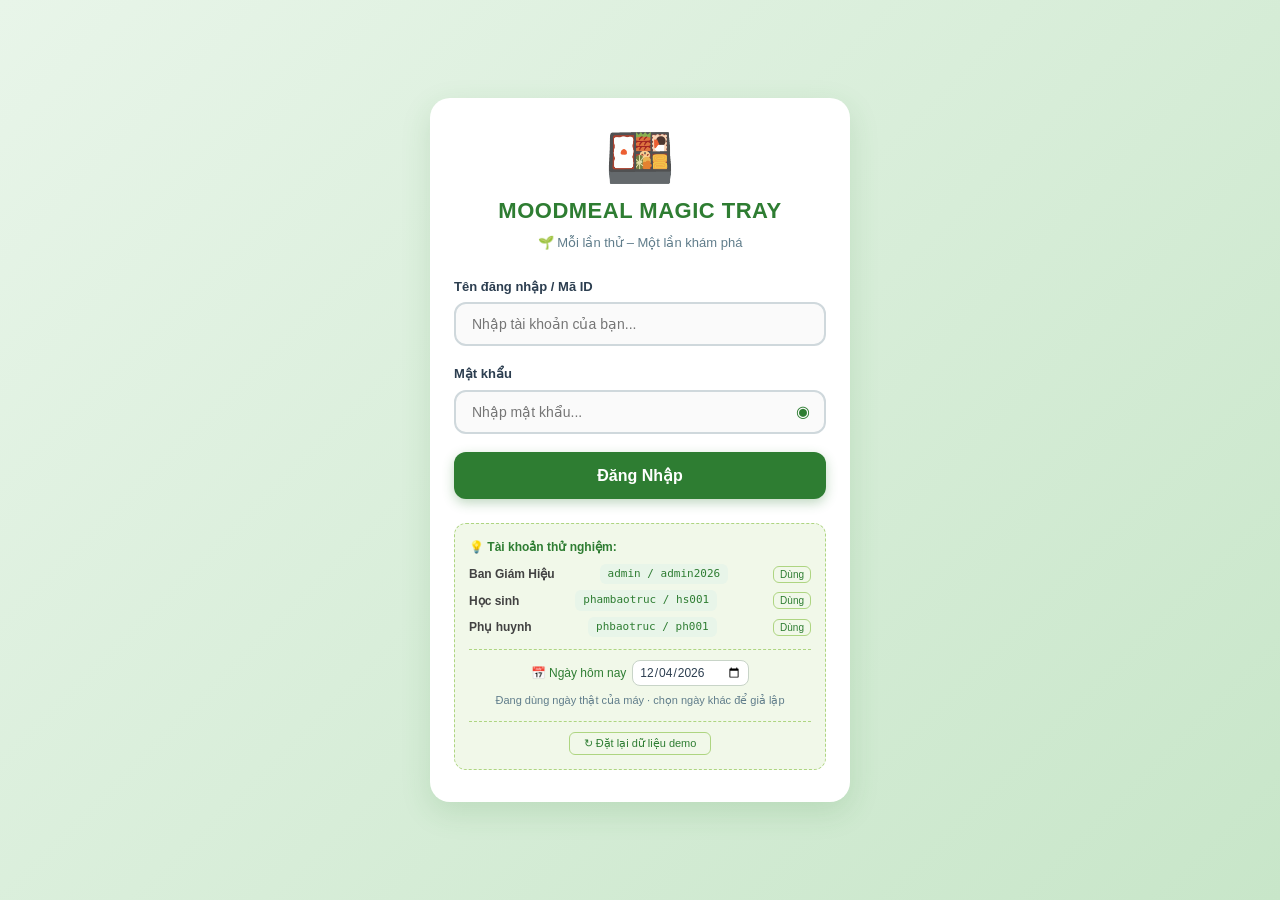
<file: student/index.html>
<!DOCTYPE html>
<html lang="vi">
<head>
  <meta charset="UTF-8">
  <meta name="viewport" content="width=device-width, initial-scale=1.0">
  <link rel="icon" href="data:image/svg+xml,<svg xmlns='http://www.w3.org/2000/svg' viewBox='0 0 100 100'><text y='.9em' font-size='90'>🍱</text></svg>">
  <title>MoodMeal Magic Tray</title>
  <link rel="stylesheet" href="../css/base.css?v=20261128v">
  <link rel="stylesheet" href="../css/student.css?v=20261128v">
  <link rel="stylesheet" href="../css/characters.css?v=20261128v">
</head>
<body class="page-student">
<div class="phone-frame">
  <div class="status-bar"><div class="status-notch"></div></div>

  <div class="screen-content">
    <!-- Hero -->
    <div class="home-hero">
      <div class="hero-title">🍱 MOODMEAL MAGIC TRAY</div>
      <div class="hero-sub">🌱 Mỗi lần thử – Một lần khám phá</div>
      <div class="hero-divider"></div>
      <div class="char-row">
        <div class="char-avatar" id="heroAvatar">🧒</div>
        <div>
          <div class="char-name"  id="heroName">...</div>
          <div class="char-level" id="heroLevel">⭐ Level 2 · Người khám phá</div>
        </div>
        <button onclick="auth.logout()" style="
          margin-left:auto; flex-shrink:0;
          background:rgba(255,255,255,0.15);
          border:1px solid rgba(255,255,255,0.3);
          color:#fff; border-radius:8px;
          padding:5px 10px; font-size:11px; font-weight:600;
          cursor:pointer; font-family:inherit;
          transition:background 0.15s;
        " onmouseover="this.style.background='rgba(255,255,255,0.25)'"
           onmouseout="this.style.background='rgba(255,255,255,0.15)'">
          🚪 Đăng xuất
        </button>
      </div>
      <div class="xp-bar-wrap" style="margin-top:10px">
        <span class="xp-label" id="xpLabel">185 / 300 XP</span>
        <div class="xp-track"><div class="xp-fill" style="width:62%"></div></div>
      </div>
      <div id="dateDisplay" style="margin-top:6px;font-size:10.5px;opacity:0.85">--</div>
    </div>

    <!-- Nhân vật đồng hành (js/character.js) -->
    <div id="petHost"></div>

    <!-- Mission banner -->
    <div class="mission-banner" id="missionBanner">
      <div class="mission-icon">🎯</div>
      <div>
        <p id="missionTitle">Mục tiêu hôm nay</p>
        <span id="missionSub">Khám phá thực đơn và thử món mới nhé!</span>
      </div>
    </div>

    <!-- Thực đơn hôm nay (dynamic) -->
    <div class="section-label">Thực đơn bữa trưa hôm nay</div>
    <div class="menu-grid" id="menuGrid">
      <!-- rendered by JS -->
    </div>

    <div class="gap"></div>
  </div>

  <nav class="bottom-nav">
    <a href="index.html"   class="nav-item"><span class="nav-pill"><span class="nav-icon">🏠</span></span>Trang chủ</a>
    <a href="screen2.html" class="nav-item"><span class="nav-pill"><span class="nav-icon">🍱</span></span>Thử món</a>
    <a href="screen1.html" class="nav-item"><span class="nav-pill"><span class="nav-icon">🌍</span></span>Hành tinh</a>
  </nav>
</div>

<script src="../js/config.js?v=20261128v"></script>
<script src="../js/seed.js?v=20261128v"></script>
<script src="../js/demo_plan.js?v=20261128v"></script>
<script src="../js/utils.js?v=20261128v"></script>
<script src="../js/store.js?v=20261128v"></script>
<script src="../js/auth.js?v=20261128v"></script>
<script src="../js/xp.js?v=20261128v"></script>
<script src="../js/characters.js?v=20261128v"></script>
<script src="js/nav.js?v=20261128v"></script>
<script>
  /* Auth guard */
  const SESSION = auth.check('student');

  /* Populate name from session */
  if (SESSION) {
    document.getElementById('heroName').textContent  = SESSION.name;
    refreshXpDisplay(SESSION.userId, SESSION.name);
  }

  /* Render today's menu from mm_daily_menu */
  (function renderMenu() {
    const today = toLocalDateStr(new Date());
    const groupOf = m => mmGroupById(m.groupId) || { name: '', icon: '🍽️' };

    const menu = store.get(MM_KEYS.MENU, []);

    const todayItems = menu.filter(m => m.date === today);
    const grid = document.getElementById('menuGrid');

    if (!todayItems.length) {
      grid.innerHTML = `<div style="color:#aaa;font-size:12px;padding:8px 0;text-align:center">
        Hôm nay chưa có thực đơn. BGH sẽ cập nhật sớm! 🌱</div>`;
      return;
    }

    /* Món đã đánh giá hôm nay ở trường (đọc từ nhật ký FAS, cùng cách màn Thử món xác định) */
    const sid = SESSION ? SESSION.userId : null;
    const todayRows = store.get(MM_KEYS.FAS_LOG, []).filter(r => r.studentId === sid &&
      (!r.place || r.place === 'school') && toLocalDateStr(new Date(r.timestamp)) === today);
    const isRated = m => todayRows.some(r => (m.ingredientId && r.foodId === m.ingredientId) ||
      normFood(r.foodName) === normFood(m.name));

    grid.innerHTML = todayItems.map(m => `
      <div class="menu-item${isRated(m) ? ' rated' : ''}">
        <span class="m-icon">${escHtml(m.icon || groupOf(m).icon || '🍽️')}</span>
        <div>
          <div class="m-name">${escHtml(m.name)}${m.isNew ? '<span class="m-new">MỚI!</span>' : ''}</div>
          <div class="m-group">${escHtml(groupOf(m).name)}</div>
        </div>
        ${isRated(m) ? '<span class="m-done">✔ Đã đánh giá</span>' : ''}
      </div>`).join('');

    /* Mission banner: highlight new item if any */
    const newItem = todayItems.find(m => m.isNew);
    if (newItem) {
      document.getElementById('missionTitle').textContent = 'Mục tiêu hôm nay';
      document.getElementById('missionSub').textContent   =
        `Thử "${newItem.name}" → +${xpAmount('first_try')} XP · Khám phá Hành tinh ${groupOf(newItem).name}!`;
    }
  })();
</script>
<script src="js/character.js?v=20261128v"></script>
</body>
</html>
</file>
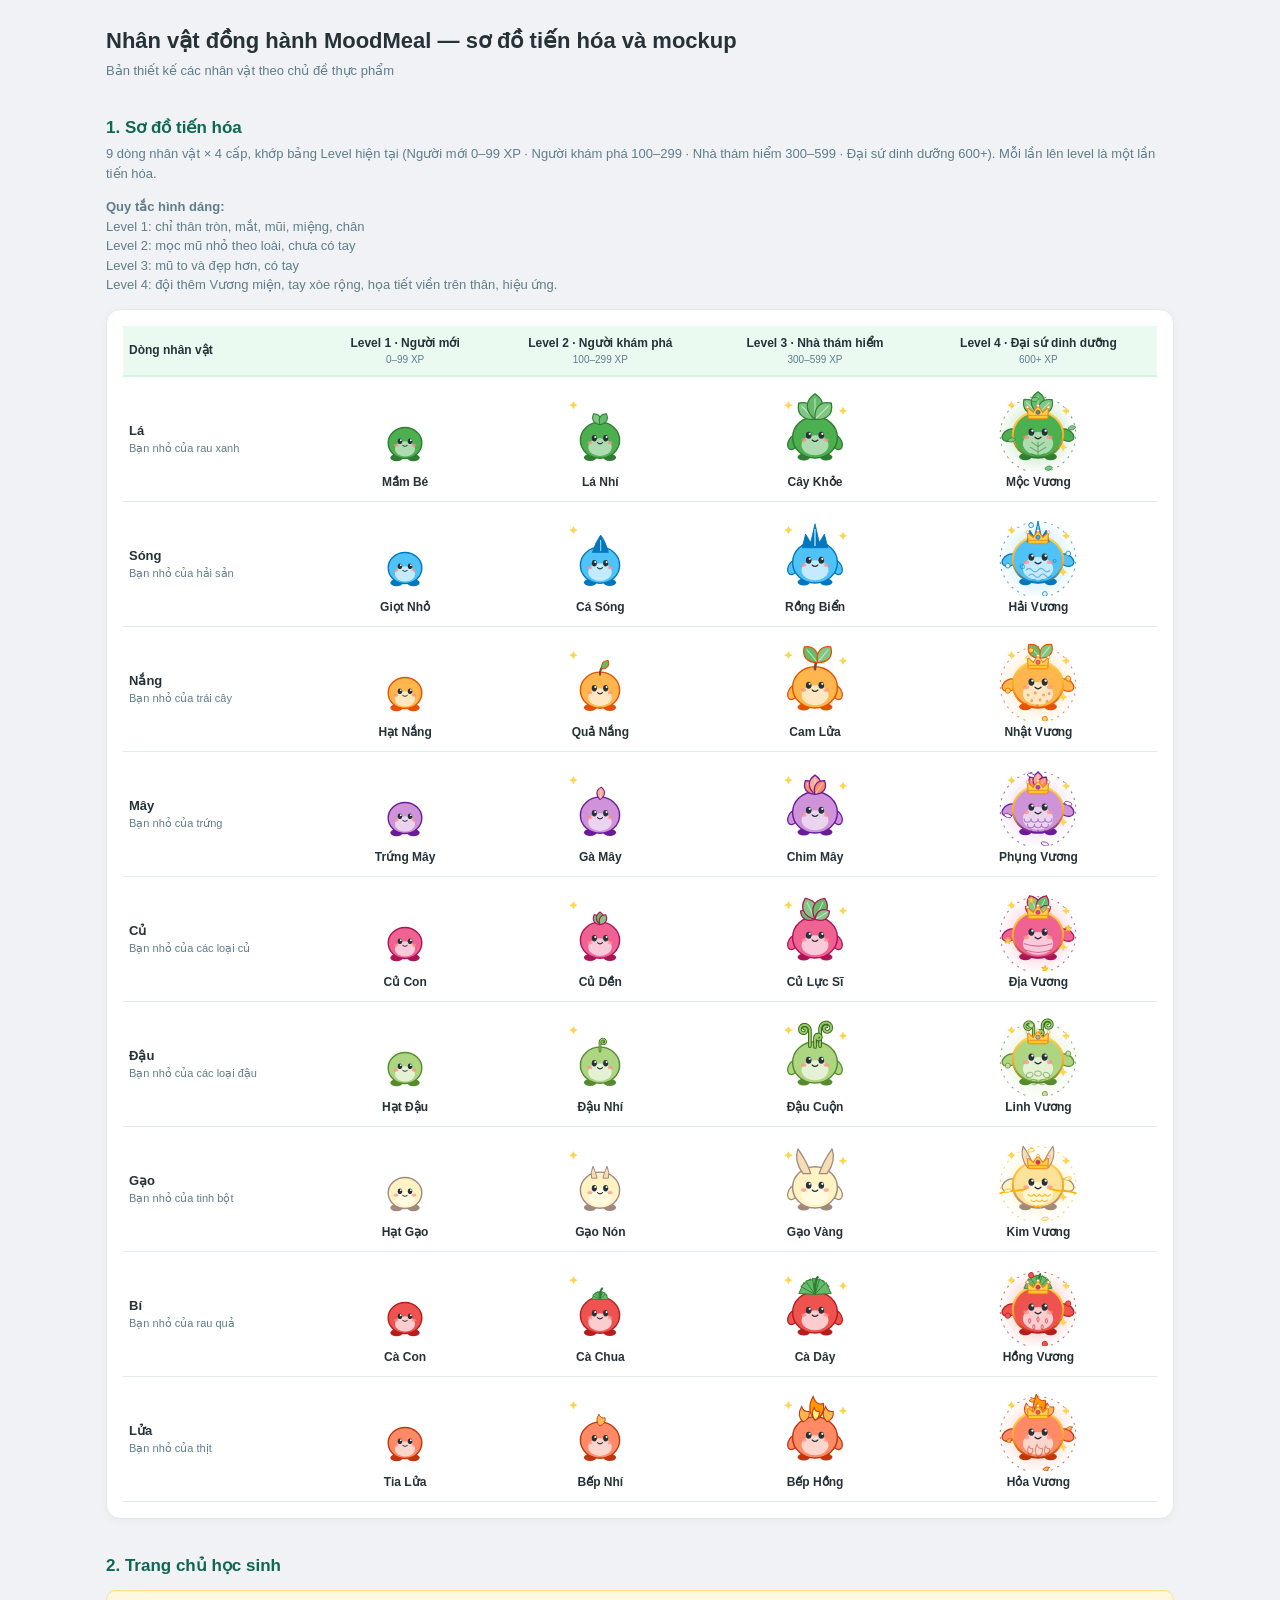
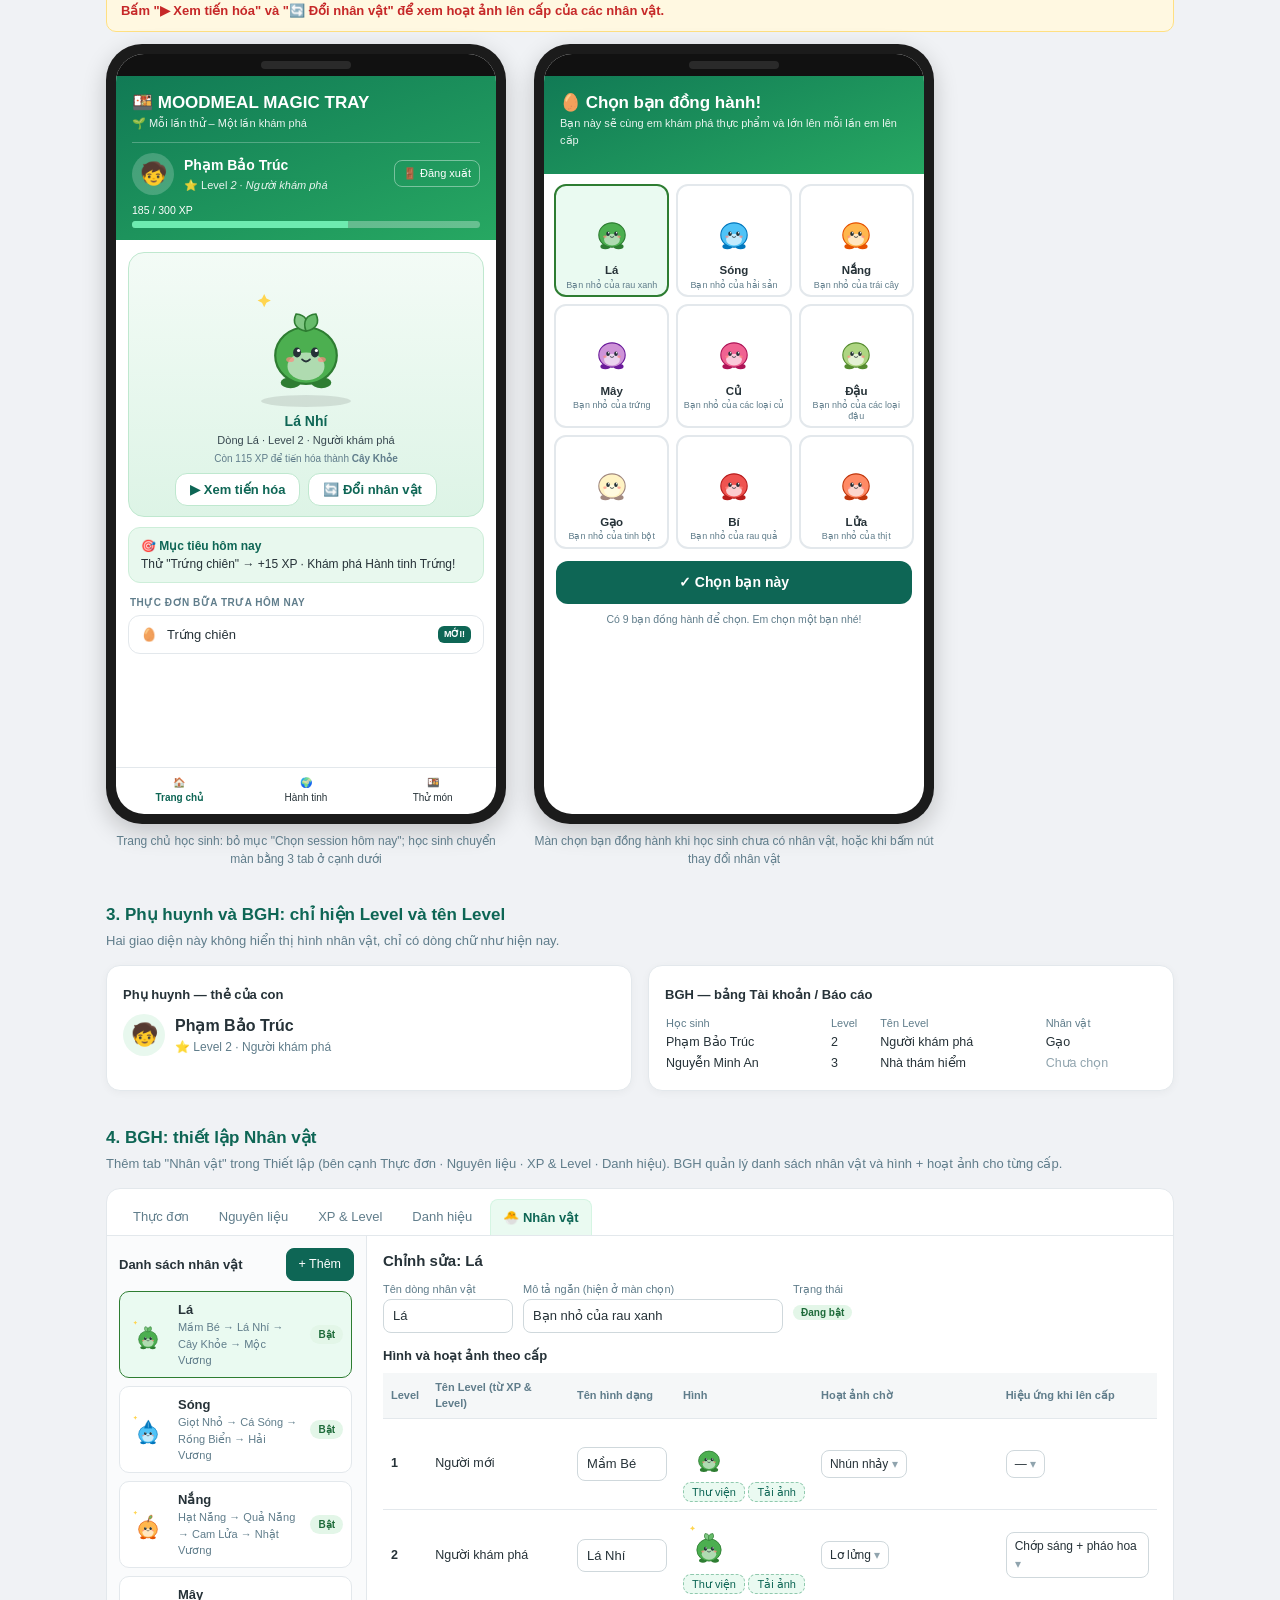
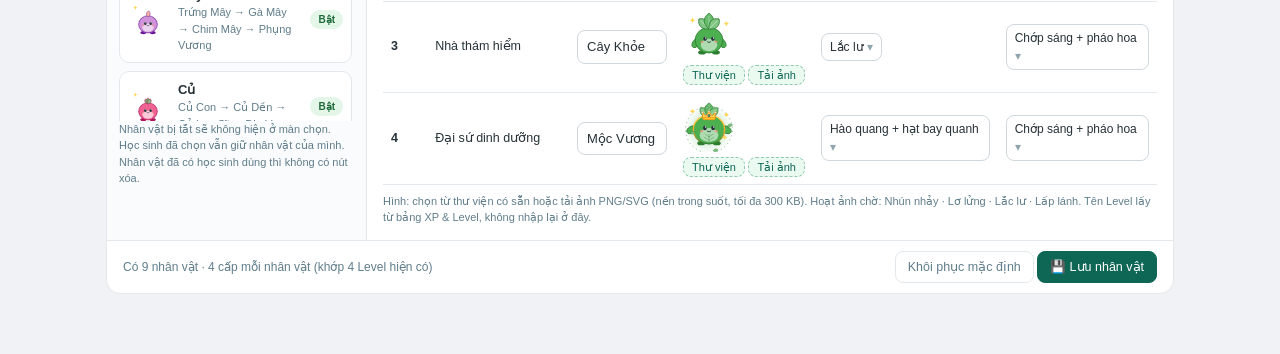
<file: Character.html>
<!DOCTYPE html>
<html lang="vi">
<head>
<meta charset="UTF-8">
<meta name="viewport" content="width=device-width, initial-scale=1">
<title>MoodMeal — Nhân vật đồng hành: sơ đồ tiến hóa và mockup</title>
<style>
:root{--green-dark:#0E6655;--green:#2E7D32;--green-light:#D5F5E3;--green-pale:#EAFAF1;--blue:#154360;--text:#263238;--muted:#607D8B;--line:#E3E8EC}
*{box-sizing:border-box}
body{margin:0;font-family:'Segoe UI',Roboto,Helvetica,Arial,sans-serif;color:var(--text);background:#F0F2F5;line-height:1.5}
.wrap{max-width:1100px;margin:0 auto;padding:24px 16px 60px}
h1{font-size:22px;margin:0 0 4px}
h2{font-size:17px;margin:34px 0 4px;color:var(--green-dark)}
.sub{color:var(--muted);font-size:13px;margin:0 0 14px}
.note{background:#FFF8E1;border:1px solid #FFE082;border-radius:10px;padding:10px 14px;font-size:13px;margin:12px 0}
.card{background:#fff;border:1px solid var(--line);border-radius:14px;padding:16px;box-shadow:0 2px 8px rgba(0,0,0,.04)}
/* ---- evolution table ---- */
table.evo{width:100%;border-collapse:collapse;font-size:13px}
table.evo th{font-size:12px;text-align:center;padding:8px 6px;background:var(--green-pale);border-bottom:2px solid var(--green-light)}
table.evo th small{display:block;font-weight:400;color:var(--muted)}
table.evo td{text-align:center;padding:10px 6px;border-bottom:1px solid var(--line);vertical-align:middle}
table.evo td.sp{text-align:left;font-weight:700;white-space:nowrap}
table.evo td.sp small{display:block;font-weight:400;color:var(--muted);font-size:11px}
.stage-name{font-size:12px;font-weight:600;margin-top:2px}
.arrow{color:#B0BEC5;font-size:18px}
/* ---- phones ---- */
.row{display:flex;gap:28px;flex-wrap:wrap;align-items:flex-start}
.phone{width:400px;background:#1b1b1b;border-radius:36px;padding:10px;box-shadow:0 8px 24px rgba(0,0,0,.2);flex:none}
.screen{background:#fff;border-radius:28px;overflow:hidden;height:760px;display:flex;flex-direction:column;position:relative}
.notch{height:22px;background:#111;display:flex;justify-content:center;align-items:center}
.notch i{width:90px;height:8px;border-radius:6px;background:#2a2a2a}
.hero{background:linear-gradient(160deg,#117A55,#27A862);color:#fff;padding:14px 16px 12px}
.hero .t{font-size:17px;font-weight:800}
.hero .s{font-size:11px;opacity:.9;margin-bottom:10px}
.who{display:flex;align-items:center;gap:10px;border-top:1px solid rgba(255,255,255,.25);padding-top:10px}
.av{width:42px;height:42px;border-radius:50%;background:rgba(255,255,255,.2);display:flex;align-items:center;justify-content:center;font-size:22px}
.who b{font-size:14px}.who span{font-size:11px;display:block;opacity:.9;white-space:nowrap}
.logout{margin-left:auto;white-space:nowrap;font-size:11px;border:1px solid rgba(255,255,255,.4);border-radius:8px;padding:4px 8px}
.xp{margin-top:8px;font-size:10.5px}.xp .bar{height:7px;background:rgba(255,255,255,.3);border-radius:5px;margin-top:3px;overflow:hidden}.xp .bar i{display:block;height:100%;width:62%;background:#6DEBB0}
.body{flex:1;overflow:hidden;padding:0 0 8px}
.pet{margin:12px 12px 0;border-radius:16px;background:linear-gradient(180deg,#F3FBF6,#DDF4E6);border:1.5px solid #BFE8CF;padding:8px 10px 10px;text-align:center;position:relative}
.pet .stage{position:relative;height:150px;display:flex;align-items:flex-end;justify-content:center}
.pet .ground{position:absolute;bottom:4px;left:50%;transform:translateX(-50%);width:90px;height:12px;border-radius:50%;background:rgba(0,0,0,.1)}
.pet svg{position:relative;width:132px;height:132px;overflow:visible}
.pet .nm{font-size:14px;font-weight:800;color:var(--green-dark)}
.pet .lv{font-size:11px;color:#37474F}
.pet .nxt{font-size:10px;color:var(--muted);margin-top:2px}
.pet .btns{display:flex;gap:8px;justify-content:center;margin-top:7px}
.mini{font-size:13px;font-weight:700;border:1px solid #BFE8CF;background:#fff;color:var(--green-dark);border-radius:12px;padding:8px 14px;cursor:pointer;font-family:inherit;white-space:nowrap}
.goal{margin:10px 12px 0;background:#E8F8EE;border:1px solid #CDEED9;border-radius:12px;padding:9px 12px;font-size:12px}
.goal b{display:block;color:var(--green-dark)}
.lbl{font-size:10px;font-weight:700;color:var(--muted);letter-spacing:.5px;text-transform:uppercase;margin:12px 14px 5px}
.menu{margin:0 12px;border:1px solid var(--line);border-radius:12px;padding:9px 12px;font-size:13px;display:flex;align-items:center;gap:10px}
.menu em{margin-left:auto;font-style:normal;font-size:9px;font-weight:700;background:#0E6655;color:#fff;border-radius:6px;padding:2px 6px}
.big{margin:8px 12px 0;border-radius:14px;color:#fff;padding:12px 14px;font-size:13px;font-weight:700}
.big small{display:block;font-weight:400;font-size:11px;opacity:.9}
.nav{display:flex;border-top:1px solid var(--line);font-size:10px;text-align:center;padding:7px 0 9px;margin-top:auto}
.nav div{flex:1}.nav b{color:var(--green-dark)}
.cap{font-size:12px;color:var(--muted);text-align:center;margin-top:8px;width:400px}
/* animations */
@keyframes bounce{0%,100%{transform:translateY(0)}50%{transform:translateY(-9px)}}
@keyframes float{0%,100%{transform:translateY(0) rotate(-2deg)}50%{transform:translateY(-12px) rotate(2deg)}}
@keyframes sway{0%,100%{transform:rotate(-4deg)}50%{transform:rotate(4deg)}}
@keyframes sparkle{0%,100%{opacity:.2;transform:scale(.6)}50%{opacity:1;transform:scale(1.1)}}
.anim-bounce svg{animation:bounce 1.1s ease-in-out infinite}
.anim-float svg{animation:float 2.4s ease-in-out infinite}
@keyframes epic{0%,100%{transform:translateY(0) scale(1);filter:drop-shadow(0 0 5px rgba(255,193,7,.55))}50%{transform:translateY(-12px) scale(1.05);filter:drop-shadow(0 0 16px rgba(255,193,7,.95))}}
.anim-epic svg{animation:epic 2s ease-in-out infinite}
.pet.max{background:radial-gradient(circle at 50% 38%,#FFF8E1,#FFE9A8 60%,#FFD98A);border-color:#F6C453;box-shadow:0 0 0 2px rgba(255,193,7,.25),0 6px 18px rgba(255,160,0,.25)}
.pet.max .nm{color:#B35F10}
.anim-sway svg{animation:sway 1.6s ease-in-out infinite;transform-origin:50% 90%}
.sp1,.sp2,.sp3{animation:sparkle 1.4s ease-in-out infinite;transform-box:fill-box;transform-origin:center}
.sp2{animation-delay:.4s}.sp3{animation-delay:.8s}
@keyframes evolve{0%{filter:brightness(1);transform:scale(1)}30%{filter:brightness(6) saturate(0);transform:scale(.8)}60%{filter:brightness(6) saturate(0);transform:scale(1.25)}100%{filter:brightness(1);transform:scale(1)}}
.evolving svg{animation:evolve 1.8s ease-in-out 1 !important}
.levelup{position:absolute;left:0;right:0;top:46%;text-align:center;font-weight:800;font-size:18px;color:#B35F10;text-shadow:0 2px 0 #fff;opacity:0;pointer-events:none}
.show-up{animation:pop 2.2s ease-out 1}
@keyframes pop{0%{opacity:0;transform:scale(.5)}20%{opacity:1;transform:scale(1.15)}80%{opacity:1}100%{opacity:0;transform:translateY(-16px)}}
/* chooser */
.choose{display:grid;grid-template-columns:1fr 1fr 1fr;gap:7px;padding:0 10px}
.opt{border:2px solid var(--line);border-radius:12px;padding:5px 2px;text-align:center;font-size:11.5px}
.opt.picked{border-color:var(--green);background:var(--green-pale)}
.opt svg{width:66px;height:66px}
.opt b{display:block}.opt span{font-size:9px;color:var(--muted);display:block;line-height:1.2;padding:0 2px}
.btnp{margin:12px 12px 0;background:var(--green-dark);color:#fff;border-radius:12px;text-align:center;padding:11px;font-weight:700;font-size:14px}
/* BGH */
.bgh{background:#fff;border:1px solid var(--line);border-radius:14px;overflow:hidden}
.bgh-top{display:flex;gap:6px;padding:10px 14px 0;border-bottom:1px solid var(--line);flex-wrap:wrap}
.tab{font-size:13px;padding:8px 12px;border-radius:8px 8px 0 0;color:var(--muted)}
.tab.on{background:var(--green-pale);color:var(--green-dark);font-weight:700;border:1px solid var(--green-light);border-bottom:none}
.bgh-in{display:grid;grid-template-columns:260px 1fr;min-height:440px}
.side{border-right:1px solid var(--line);padding:12px;background:#FAFBFC}
.sp-item{display:flex;align-items:center;gap:10px;padding:8px;border:1.5px solid var(--line);border-radius:10px;margin-bottom:8px;background:#fff;font-size:13px}
.sp-item.on{border-color:var(--green);background:var(--green-pale)}
.sp-item svg{width:40px;height:40px;flex:none}
.sp-item small{display:block;color:var(--muted);font-size:11px}
.tog{margin-left:auto;font-size:10px;border-radius:10px;padding:2px 8px;background:#E3F6E8;color:#1E6B3A;font-weight:700}
.tog.off{background:#ECEFF1;color:#78909C}
.btn{display:inline-block;font-size:12.5px;border-radius:8px;padding:6px 12px;border:1px solid var(--line);background:#fff;font-family:inherit}
.btn.pri{background:var(--green-dark);color:#fff;border-color:var(--green-dark)}
.edit{padding:14px 16px}
.edit h3{margin:0 0 8px;font-size:15px}
.fld{display:flex;gap:10px;margin-bottom:10px;flex-wrap:wrap}
.fld label{font-size:11px;color:var(--muted);display:block;margin-bottom:2px}
.inp{border:1px solid #CFD8DC;border-radius:8px;padding:6px 9px;font-size:13px;min-width:130px;background:#fff}
table.lv{width:100%;border-collapse:collapse;font-size:12.5px;margin-top:6px}
table.lv th{background:#F5F7F8;text-align:left;font-size:11px;color:var(--muted);padding:6px 8px;border-bottom:1px solid var(--line)}
table.lv td{padding:7px 8px;border-bottom:1px solid var(--line);vertical-align:middle}
table.lv svg{width:52px;height:52px}
.sel{border:1px solid #CFD8DC;border-radius:8px;padding:4px 8px;background:#fff;font-size:12px;display:inline-block}
.sel:after{content:" ▾";color:#90A4AE}
.imgbtn{font-size:11px;color:var(--green-dark);border:1px dashed #90C9AE;border-radius:8px;padding:3px 8px;background:var(--green-pale)}
.foot{display:flex;justify-content:space-between;align-items:center;padding:10px 16px;border-top:1px solid var(--line);font-size:12px;color:var(--muted)}
.two{display:grid;grid-template-columns:1fr 1fr;gap:16px}
@media(max-width:760px){.bgh-in{grid-template-columns:1fr}.side{border-right:none;border-bottom:1px solid var(--line)}.two{grid-template-columns:1fr}}
</style>
</head>
<body>
<div class="wrap">
<h1>Nhân vật đồng hành MoodMeal — sơ đồ tiến hóa và mockup</h1>
<p class="sub">Bản thiết kế các nhân vật theo chủ đề thực phẩm</p>

<h2>1. Sơ đồ tiến hóa</h2>
<p class="sub">9 dòng nhân vật × 4 cấp, khớp bảng Level hiện tại (Người mới 0–99 XP · Người khám phá 100–299 · Nhà thám hiểm 300–599 · Đại sứ dinh dưỡng 600+). Mỗi lần lên level là một lần tiến hóa.</p>
<p class="sub"><b>Quy tắc hình dáng:</b><br>Level 1: chỉ thân tròn, mắt, mũi, miệng, chân<br>Level 2: mọc mũ nhỏ theo loài, chưa có tay<br>Level 3: mũ to và đẹp hơn, có tay<br>Level 4: đội thêm Vương miện, tay xòe rộng, họa tiết viền trên thân, hiệu ứng.</p>
<div class="card"><div style="overflow-x:auto"><table class="evo" id="evoTable"></table></div></div>

<h2>2. Trang chủ học sinh</h2>
<p class="note" style="color:#C62828;font-weight:700">Bấm "▶ Xem tiến hóa" và "🔄 Đổi nhân vật" để xem hoạt ảnh lên cấp của các nhân vật.</p>
<div class="row">
  <div>
    <div class="phone"><div class="screen" id="homeScreen">
      <div class="notch"><i></i></div>
      <div class="hero">
        <div class="t">🍱 MOODMEAL MAGIC TRAY</div>
        <div class="s">🌱 Mỗi lần thử – Một lần khám phá</div>
        <div class="who"><div class="av">🧒</div><div><b>Phạm Bảo Trúc</b><span>⭐ Level <i id="hLv">2</i> · <i id="hLvName">Người khám phá</i></span></div><div class="logout">🚪 Đăng xuất</div></div>
        <div class="xp"><span id="hXp">185 / 300 XP</span><div class="bar"><i id="hBar"></i></div></div>
      </div>
      <div class="body">
        <div class="pet" id="petCard">
          <div class="stage anim-bounce" id="petStage"><div class="ground"></div><span id="petSvg"></span></div>
          <div class="nm" id="petName">Lá Nhí</div>
          <div class="lv" id="petLv">Dòng Lá · Level 2 · Người khám phá</div>
          <div class="nxt" id="petNxt">Còn 115 XP để tiến hóa thành <b>Cây Khỏe</b></div>
          <div class="btns"><button class="mini" onclick="playEvolve()">▶ Xem tiến hóa</button><button class="mini" onclick="nextSpecies()">🔄 Đổi nhân vật</button></div>
          <div class="levelup" id="lvUp">🎉 Lên Level!</div>
        </div>
        <div class="goal"><b>🎯 Mục tiêu hôm nay</b>Thử "Trứng chiên" → +15 XP · Khám phá Hành tinh Trứng!</div>
        <div class="lbl">Thực đơn bữa trưa hôm nay</div>
        <div class="menu">🥚 <span>Trứng chiên</span><em>MỚI!</em></div>
      </div>
      <div class="nav"><div><b>🏠<br>Trang chủ</b></div><div>🌍<br>Hành tinh</div><div>🍱<br>Thử món</div></div>
    </div></div>
    <div class="cap">Trang chủ học sinh: bỏ mục "Chọn session hôm nay"; học sinh chuyển màn bằng 3 tab ở cạnh dưới</div>
  </div>

  <div>
    <div class="phone"><div class="screen">
      <div class="notch"><i></i></div>
      <div class="hero" style="padding-bottom:16px"><div class="t">🥚 Chọn bạn đồng hành!</div><div class="s">Bạn này sẽ cùng em khám phá thực phẩm và lớn lên mỗi lần em lên cấp</div></div>
      <div class="body" style="padding-top:10px"><div class="choose" id="chooser"></div>
        <div class="btnp">✓ Chọn bạn này</div>
        <div style="font-size:10.5px;color:var(--muted);text-align:center;margin-top:8px;padding:0 16px">Có 9 bạn đồng hành để chọn. Em chọn một bạn nhé!</div>
      </div>
    </div></div>
    <div class="cap">Màn chọn bạn đồng hành khi học sinh chưa có nhân vật, hoặc khi bấm nút thay đổi nhân vật</div>
  </div>
</div>

<h2>3. Phụ huynh và BGH: chỉ hiện Level và tên Level</h2>
<p class="sub">Hai giao diện này không hiển thị hình nhân vật, chỉ có dòng chữ như hiện nay.</p>
<div class="two">
  <div class="card"><b style="font-size:13px">Phụ huynh — thẻ của con</b><div style="margin-top:8px;display:flex;align-items:center;gap:10px"><div class="av" style="background:#E8F8EE">🧒</div><div><b>Phạm Bảo Trúc</b><div style="font-size:12px;color:var(--muted)">⭐ Level 2 · Người khám phá</div></div></div></div>
  <div class="card"><b style="font-size:13px">BGH — bảng Tài khoản / Báo cáo</b><table style="width:100%;font-size:12.5px;margin-top:8px;border-collapse:collapse"><tr style="color:var(--muted);font-size:11px"><td>Học sinh</td><td>Level</td><td>Tên Level</td><td>Nhân vật</td></tr><tr><td>Phạm Bảo Trúc</td><td>2</td><td>Người khám phá</td><td>Gạo</td></tr><tr><td>Nguyễn Minh An</td><td>3</td><td>Nhà thám hiểm</td><td style="color:#90A4AE">Chưa chọn</td></tr></table></div>
</div>

<h2>4. BGH: thiết lập Nhân vật</h2>
<p class="sub">Thêm tab "Nhân vật" trong Thiết lập (bên cạnh Thực đơn · Nguyên liệu · XP &amp; Level · Danh hiệu). BGH quản lý danh sách nhân vật và hình + hoạt ảnh cho từng cấp.</p>
<div class="bgh">
  <div class="bgh-top"><div class="tab">Thực đơn</div><div class="tab">Nguyên liệu</div><div class="tab">XP &amp; Level</div><div class="tab">Danh hiệu</div><div class="tab on">🐣 Nhân vật</div></div>
  <div class="bgh-in">
    <div class="side">
      <div style="display:flex;align-items:center;justify-content:space-between;margin-bottom:10px"><b style="font-size:13px">Danh sách nhân vật</b><span class="btn pri">+ Thêm</span></div>
      <div id="spList" style="max-height:430px;overflow-y:auto;padding-right:2px"></div>
      <div style="font-size:11px;color:var(--muted)">Nhân vật bị tắt sẽ không hiện ở màn chọn. Học sinh đã chọn vẫn giữ nhân vật của mình. Nhân vật đã có học sinh dùng thì không có nút xóa.</div>
    </div>
    <div class="edit">
      <h3>Chỉnh sửa: <span id="edName">Lá</span></h3>
      <div class="fld">
        <div><label>Tên dòng nhân vật</label><div class="inp" id="edInp">Lá</div></div>
        <div><label>Mô tả ngắn (hiện ở màn chọn)</label><div class="inp" style="min-width:260px" id="edDesc">Bạn nhỏ của rau xanh</div></div>
        <div><label>Trạng thái</label><span class="tog">Đang bật</span></div>
      </div>
      <b style="font-size:13px">Hình và hoạt ảnh theo cấp</b>
      <table class="lv"><thead><tr><th>Level</th><th>Tên Level (từ XP &amp; Level)</th><th>Tên hình dạng</th><th>Hình</th><th>Hoạt ảnh chờ</th><th>Hiệu ứng khi lên cấp</th></tr></thead><tbody id="lvRows"></tbody></table>
      <div style="font-size:11px;color:var(--muted);margin-top:8px">Hình: chọn từ thư viện có sẵn hoặc tải ảnh PNG/SVG (nền trong suốt, tối đa 300 KB). Hoạt ảnh chờ: Nhún nhảy · Lơ lửng · Lắc lư · Lấp lánh. Tên Level lấy từ bảng XP &amp; Level, không nhập lại ở đây.</div>
    </div>
  </div>
  <div class="foot"><span>Có 9 nhân vật · 4 cấp mỗi nhân vật (khớp 4 Level hiện có)</span><span><span class="btn">Khôi phục mặc định</span> <span class="btn pri">💾 Lưu nhân vật</span></span></div>
</div>
</div>

<script>
/* ---------- nhân vật gốc: 4 dòng × 4 cấp ---------- */
const SPECIES = [
 {id:'la', name:'Lá', desc:'Bạn nhỏ của rau xanh', color:'#4CAF50', dark:'#2E7D32', belly:'#C8E6C9', stages:['Mầm Bé','Lá Nhí','Cây Khỏe','Mộc Vương']},
 {id:'song', name:'Sóng', desc:'Bạn nhỏ của hải sản', color:'#4FC3F7', dark:'#0277BD', belly:'#E1F5FE', stages:['Giọt Nhỏ','Cá Sóng','Rồng Biển','Hải Vương']},
 {id:'nang', name:'Nắng', desc:'Bạn nhỏ của trái cây', color:'#FFB74D', dark:'#E65100', belly:'#FFF3E0', stages:['Hạt Nắng','Quả Nắng','Cam Lửa','Nhật Vương']},
 {id:'may', name:'Mây', desc:'Bạn nhỏ của trứng', color:'#CE93D8', dark:'#6A1B9A', belly:'#F3E5F5', stages:['Trứng Mây','Gà Mây','Chim Mây','Phụng Vương']},

 {id:'cu', name:'Củ', desc:'Bạn nhỏ của các loại củ', color:'#F06292', dark:'#AD1457', belly:'#FCE4EC', stages:['Củ Con','Củ Dền','Củ Lực Sĩ','Địa Vương']},
 {id:'dau', name:'Đậu', desc:'Bạn nhỏ của các loại đậu', color:'#AED581', dark:'#558B2F', belly:'#F1F8E9', stages:['Hạt Đậu','Đậu Nhí','Đậu Cuộn','Linh Vương']},
 {id:'gao', name:'Gạo', desc:'Bạn nhỏ của tinh bột', color:'#FFF3C4', dark:'#A1887F', belly:'#FFFDE7', stages:['Hạt Gạo','Gạo Nón','Gạo Vàng','Kim Vương']},
 {id:'bi', name:'Bí', desc:'Bạn nhỏ của rau quả', color:'#EF5350', dark:'#B71C1C', belly:'#FFEBEE', stages:['Cà Con','Cà Chua','Cà Dây','Hồng Vương']},
 {id:'lua', name:'Lửa', desc:'Bạn nhỏ của thịt', color:'#FF8A65', dark:'#BF360C', belly:'#FBE9E7', stages:['Tia Lửa','Bếp Nhí','Bếp Hồng','Hỏa Vương']},
];
const LEVELS=[{n:1,name:'Người mới',xp:'0–99'},{n:2,name:'Người khám phá',xp:'100–299'},{n:3,name:'Nhà thám hiểm',xp:'300–599'},{n:4,name:'Đại sứ dinh dưỡng',xp:'600+'}];
const ANIMS=['Nhún nhảy','Lơ lửng','Lắc lư','Lấp lánh'];

function face(cx,cy,s,dark){
  const e=5*s;
  return `<ellipse cx="${cx-9*s}" cy="${cy}" rx="${e*.8}" ry="${e}" fill="#263238"/><ellipse cx="${cx+9*s}" cy="${cy}" rx="${e*.8}" ry="${e}" fill="#263238"/>
  <circle cx="${cx-9*s+1.5*s}" cy="${cy-2*s}" r="${1.6*s}" fill="#fff"/><circle cx="${cx+9*s+1.5*s}" cy="${cy-2*s}" r="${1.6*s}" fill="#fff"/>
  <ellipse cx="${cx-16*s}" cy="${cy+7*s}" rx="${4*s}" ry="${2.6*s}" fill="#FF8A80" opacity=".7"/><ellipse cx="${cx+16*s}" cy="${cy+7*s}" rx="${4*s}" ry="${2.6*s}" fill="#FF8A80" opacity=".7"/>
  <path d="M${cx-4*s} ${cy+7*s} Q${cx} ${cy+11*s} ${cx+4*s} ${cy+7*s}" fill="none" stroke="#263238" stroke-width="${1.8*s}" stroke-linecap="round"/>`;
}
function sparkles(n,col){
  const pos=[[22,26],[100,34],[96,86]];
  return pos.slice(0,n).map((p,i)=>`<path class="sp${i+1}" d="M${p[0]} ${p[1]-6} L${p[0]+2} ${p[1]-2} L${p[0]+6} ${p[1]} L${p[0]+2} ${p[1]+2} L${p[0]} ${p[1]+6} L${p[0]-2} ${p[1]+2} L${p[0]-6} ${p[1]} L${p[0]-2} ${p[1]-2}Z" fill="${col}"/>`).join('');
}
let UID=0;
function star(cx,cy,R,r,fill,dark){let p='';for(let i=0;i<10;i++){const a=-Math.PI/2+i*Math.PI/5,rad=i%2?r:R;p+=(i?'L':'M')+(cx+rad*Math.cos(a)).toFixed(1)+' '+(cy+rad*Math.sin(a)).toFixed(1);}return `<path d="${p}Z" fill="${fill}" stroke="${dark||'#F9A825'}" stroke-width="1.2" stroke-linejoin="round"/>`;}
function creature(sp,stage){ /* stage 0..3 */
  const S=SPECIES.find(x=>x.id===sp), c=S.color, d=S.dark, b=S.belly;
  const r=[24,28,32,36][stage], cy=[80,76,72,68][stage], cx=60;
  let back='', front='', top='';
  let bs=d, bw=2, bx='', olDefs='';
  if(stage===3){
    const m='grad', ACC={la:'#9E9D24',song:'#5E35B1',nang:'#D84315',may:'#AD1457',cu:'#6A1B9A',dau:'#00796B',gao:'#E65100',bi:'#B71C1C',lua:'#FF6F00'};
    if(m==='gold'){bs='#E6A100';bw=2.6;}
    if(m==='accent'){bs=ACC[sp];bw=2.6;}
    if(m==='double'){bs=d;bw=2.4;bx=`<ellipse cx="${cx}" cy="${cy}" rx="${r-3}" ry="${r*.92-3}" fill="none" stroke="#FFD54F" stroke-width="1.6" opacity=".95"/>`;}
    if(m==='grad'){const gid='og'+(++UID);olDefs=`<defs><linearGradient id="${gid}" x1="0" y1="0" x2="0" y2="1"><stop offset="0" stop-color="#FFD54F"/><stop offset=".55" stop-color="#F9A825"/><stop offset="1" stop-color="${d}"/></linearGradient></defs>`;bs=`url(#${gid})`;bw=3;}
  }
  const body=`<ellipse cx="${cx}" cy="${cy}" rx="${r}" ry="${r*.92}" fill="${c}" stroke="${bs}" stroke-width="${bw}"/><ellipse cx="${cx}" cy="${cy+r*.35}" rx="${r*.6}" ry="${r*.45}" fill="${b}" opacity=".8"/>`;
  const f=face(cx,cy-r*.1,[.8,.9,1,1.05][stage],d);
  const feet=`<ellipse cx="${cx-r*.5}" cy="${cy+r*.88}" rx="9" ry="5" fill="${d}"/><ellipse cx="${cx+r*.5}" cy="${cy+r*.88}" rx="9" ry="5" fill="${d}"/>`;
  const leaf=(x,y,rot,sz,col)=>`<path d="M0 0 C ${sz*.6} ${-sz*.5} ${sz*.6} ${-sz*1.1} 0 ${-sz*1.5} C ${-sz*.6} ${-sz*1.1} ${-sz*.6} ${-sz*.5} 0 0Z" fill="${col}" stroke="${d}" stroke-width="1.5" transform="translate(${x} ${y}) rotate(${rot})"/>`;

  /* ===== Quy tắc hình theo Level (thống nhất) =====
     L1: giữ như cũ. L2: mũ nhỏ riêng của dòng, KHÔNG có tay. L3: mũ lớn hơn, CÓ tay.
     L4: Vương miện, tay vàng, có đuôi. */
  const newParts=()=>{
    const yt=cy-r*.9+3;                       // đỉnh đầu
    const gold='#FFC107', goldS='#E6A100';
    const gem={la:'#43A047',song:'#29B6F6',nang:'#FF7043',may:'#AB47BC',cu:'#EC407A',dau:'#9CCC65',gao:'#E53935',bi:'#E53935',lua:'#FF5722'}[sp];
    let B='', T='';
    /* tay (từ Level 3), vàng ở Level 4; vẽ phía sau thân để khớp vai được thân che */
    if(stage>=2){
      const sp4=stage===3, rx=sp4?8:7, ry=sp4?12:11, ax=sp4?r+4:r-1, ay=cy+(sp4?r*.02:r*.22), ang=sp4?62:28;
      B+=`<ellipse cx="${cx-ax}" cy="${ay}" rx="${rx}" ry="${ry}" transform="rotate(${ang} ${cx-ax} ${ay})" fill="${c}" stroke="${d}" stroke-width="1.8"/><ellipse cx="${cx+ax}" cy="${ay}" rx="${rx}" ry="${ry}" transform="rotate(${-ang} ${cx+ax} ${ay})" fill="${c}" stroke="${d}" stroke-width="1.8"/>`;
    }
    /* mũ riêng của từng dòng (Level 2 nhỏ, Level 3 lớn hơn) */
    if(stage>=1){
      const big=stage>=2; let H='';
      const lv=(x,y,rot,sz,col)=>leaf(x,y,rot,sz,col)+`<path d="M0 -2 L0 ${-sz*1.2}" stroke="#fff" stroke-opacity=".55" stroke-width="1.3" stroke-linecap="round" transform="translate(${x} ${y}) rotate(${rot})"/>`;
      const lf=big?lv:leaf;
      if(sp==='la')  H+= big ? lf(cx,yt,-45,18,'#81C784')+lf(cx,yt,0,20,'#66BB6A')+lf(cx,yt,45,18,'#81C784') : lf(cx,yt,-30,12,'#81C784')+lf(cx,yt,30,12,'#66BB6A');
      if(sp==='nang')H+=`<path d="M${cx} ${yt} q0 -8 4 -12" fill="none" stroke="#6D4C41" stroke-width="3" stroke-linecap="round"/>`+(big?lf(cx+3,yt-8,-40,16,'#66BB6A')+lf(cx+3,yt-8,40,16,'#81C784'):lf(cx+3,yt-8,35,10,'#66BB6A'));
      if(sp==='cu')  H+= big ? lf(cx,yt,-60,13,'#66BB6A')+lf(cx,yt,-25,18,'#81C784')+lf(cx,yt,25,18,'#66BB6A')+lf(cx,yt,60,13,'#81C784') : lf(cx,yt,-30,11,'#81C784')+lf(cx,yt,0,12,'#66BB6A')+lf(cx,yt,30,11,'#81C784');
      if(sp==='dau'){
        const curl=(x0,y0,sz,dir)=>{const R=sz*.36, Cx=x0+dir*R, Cy=y0-sz; let q=`M${x0} ${y0} C${x0} ${y0-sz*.5} ${x0} ${y0-sz*.8} ${x0} ${Cy}`;
          for(let k=1;k<=18;k++){const t=k/18, an=t*2.5*Math.PI, rd=R*(1-t*.72); q+=` L${(Cx-dir*Math.cos(an)*rd).toFixed(1)} ${(Cy-Math.sin(an)*rd).toFixed(1)}`;}
          return `<path d="${q}" fill="none" stroke="#33691E" stroke-width="${big?4.4:3.8}" stroke-linecap="round" stroke-linejoin="round"/><path d="${q}" fill="none" stroke="#9CCC65" stroke-width="${big?2.2:1.8}" stroke-linecap="round" stroke-linejoin="round"/>`;};
        H+= big ? curl(cx-6,yt+2,19,-1)+curl(cx+6,yt+2,21,1)+curl(cx,yt+3,11,1) : curl(cx,yt+2,13,1);
      }
      if(sp==='bi'){const cs=big?16:10; let cal=''; const nn=6; for(let i=0;i<nn;i++){cal+=`<path d="M0 0 L${cs*.45} ${-cs*1.1} L${-cs*.45} ${-cs*1.1}Z" fill="#66BB6A" stroke="#2E7D32" stroke-width="1" transform="translate(${cx} ${yt}) rotate(${(i-(nn-1)/2)*26})"/>`;} H+=cal+`<path d="M${cx} ${yt-4} q0 -${big?12:9} 3 -${big?16:12}" stroke="#2E7D32" stroke-width="3" fill="none" stroke-linecap="round"/>`;}
      if(sp==='song')H+= big ? `<path d="M${cx-15} ${yt+4} L${cx-11} ${yt-12} L${cx-5} ${yt-2} L${cx} ${yt-24} L${cx+5} ${yt-2} L${cx+11} ${yt-12} L${cx+15} ${yt+4}Z" fill="${d}" stroke="${d}" stroke-width="1" stroke-linejoin="round"/><path d="M${cx} ${yt-18} L${cx} ${yt+2}" stroke="#B3E5FC" stroke-width="1.6"/>` : `<path d="M${cx-11} ${yt+4} Q${cx-6} ${yt-12} ${cx+1} ${yt-21} Q${cx+8} ${yt-12} ${cx+12} ${yt+4}Z" fill="${d}" stroke="${d}" stroke-width="1" stroke-linejoin="round"/><path d="M${cx+1} ${yt-14} L${cx+1} ${yt+2}" stroke="#B3E5FC" stroke-width="1.4"/>`;
      if(sp==='gao' && !big){H+=`<path d="M${cx-12} ${yt+5} Q${cx-14} ${yt-3} ${cx-10} ${yt-12} Q${cx-6} ${yt-3} ${cx-4} ${yt+5}Z" fill="#F5DEB3" stroke="#A1887F" stroke-width="1.4" stroke-linejoin="round"/><path d="M${cx+12} ${yt+5} Q${cx+14} ${yt-3} ${cx+10} ${yt-12} Q${cx+6} ${yt-3} ${cx+4} ${yt+5}Z" fill="#F5DEB3" stroke="#A1887F" stroke-width="1.4" stroke-linejoin="round"/>`;}
      if(sp==='gao' && big){const hh=24; H+=`<path d="M${cx-14} ${yt+5} Q${cx-25} ${yt-hh*.4} ${cx-20} ${yt-hh} Q${cx-9} ${yt-hh*.35} ${cx-5} ${yt+5}Z" fill="#F5DEB3" stroke="#A1887F" stroke-width="1.5" stroke-linejoin="round"/><path d="M${cx+14} ${yt+5} Q${cx+25} ${yt-hh*.4} ${cx+20} ${yt-hh} Q${cx+9} ${yt-hh*.35} ${cx+5} ${yt+5}Z" fill="#F5DEB3" stroke="#A1887F" stroke-width="1.5" stroke-linejoin="round"/>`;}
      if(sp==='lua'){const fl=(x,y,h,w,col)=>`<path d="M${x} ${y} Q${x-w} ${y-h*.4} ${x-w*.2} ${y-h} Q${x+w*.1} ${y-h*.6} ${x+w*.9} ${y-h*.7} Q${x+w*1.1} ${y-h*.2} ${x} ${y}Z" fill="${col}" stroke="${d}" stroke-width="1.2"/>`;
        H+= big ? fl(cx-14,yt+3,18,8,'#FFB74D')+fl(cx,yt+1,28,11,'#FF9800')+fl(cx+14,yt+3,18,8,'#FFB74D')+fl(cx,yt+1,15,5.5,'#FFF176') : fl(cx,yt+2,17,8,'#FFB74D');}
      if(sp==='may') H+= big ? lf(cx,yt,-35,13,'#FF8A65')+lf(cx,yt,0,15,'#FFAB91')+lf(cx,yt,35,13,'#FF8A65') : leaf(cx,yt,6,12,'#FFAB91')+`<path d="M0 -2 L0 -14" stroke="#fff" stroke-opacity=".55" stroke-width="1.2" stroke-linecap="round" transform="translate(${cx} ${yt}) rotate(6)"/>`;
      T+= stage===1 ? H : `<g transform="translate(${cx} ${yt}) scale(${stage===3?1.06:1.22}) translate(${-cx} ${-yt})">${H}</g>`;
    }
    /* Vương miện (Level 4) */
    if(stage===3){
      const yb=cy-r*.92+9, w=14, h=15;
      T+=`<path d="M${cx-w} ${yb} L${cx-w-1} ${yb-h} L${cx-w/2} ${yb-h*.5} L${cx} ${yb-h*1.15} L${cx+w/2} ${yb-h*.5} L${cx+w+1} ${yb-h} L${cx+w} ${yb}Z" fill="#FFD54F" stroke="#F57F17" stroke-width="1.6" stroke-linejoin="round"/>
        <rect x="${cx-w}" y="${yb-3.5}" width="${2*w}" height="5" rx="2" fill="#FFCA28" stroke="#F57F17" stroke-width="1.2"/>
        <circle cx="${cx}" cy="${yb-h*.52}" r="3" fill="${gem}" stroke="#7B1FA2" stroke-width=".8"/>
        <circle cx="${cx-w-1}" cy="${yb-h}" r="2" fill="#fff" stroke="#F57F17" stroke-width=".8"/><circle cx="${cx}" cy="${yb-h*1.15}" r="2" fill="#fff" stroke="#F57F17" stroke-width=".8"/><circle cx="${cx+w+1}" cy="${yb-h}" r="2" fill="#fff" stroke="#F57F17" stroke-width=".8"/>`;
    }
    return {back:B, top:T};
  };
  if(stage===0){ /* Level 1: chỉ thân tròn + mắt mũi miệng + chân */ } else if(false){
  if(sp==='la'){
    const ty=cy-r*.9;
    if(stage===0) top=leaf(cx,ty+3,0,12,'#81C784');
    if(stage===1) top=leaf(cx,ty+3,-30,14,'#81C784')+leaf(cx,ty+3,30,14,'#66BB6A');
    if(stage===2) top=leaf(cx,ty+3,-50,16,'#81C784')+leaf(cx,ty+3,0,18,'#66BB6A')+leaf(cx,ty+3,50,16,'#81C784')+`<circle cx="${cx}" cy="${ty-26}" r="4" fill="#FFEB3B" stroke="${d}"/>`;
    if(stage===3) top=leaf(cx,ty+3,-70,18,'#81C784')+leaf(cx,ty+3,-35,20,'#66BB6A')+leaf(cx,ty+3,0,22,'#81C784')+leaf(cx,ty+3,35,20,'#66BB6A')+leaf(cx,ty+3,70,18,'#81C784')+`<circle cx="${cx-18}" cy="${ty-16}" r="4.5" fill="#F48FB1" stroke="${d}"/><circle cx="${cx+18}" cy="${ty-16}" r="4.5" fill="#FFEB3B" stroke="${d}"/><circle cx="${cx}" cy="${ty-30}" r="5" fill="#F48FB1" stroke="${d}"/>`;
    if(stage>=2) back=`<path d="M${cx-r} ${cy} q-14 -4 -16 8 q8 6 16 -2Z M${cx+r} ${cy} q14 -4 16 8 q-8 6 -16 -2Z" fill="#81C784" stroke="${d}" stroke-width="1.5"/>`;
  }
  if(sp==='song'){
    if(stage===0) top=`<path d="M${cx} ${cy-r-14} Q${cx+8} ${cy-r-2} ${cx} ${cy-r+4} Q${cx-8} ${cy-r-2} ${cx} ${cy-r-14}Z" fill="${c}" stroke="${d}" stroke-width="1.5"/>`;
    if(stage>=1) back+=`<path d="M${cx-r+2} ${cy+4} L${cx-r-12} ${cy-6} L${cx-r-10} ${cy+14}Z M${cx+r-2} ${cy+4} L${cx+r+12} ${cy-6} L${cx+r+10} ${cy+14}Z" fill="${d}" opacity=".85"/>`;
    if(stage>=1) top=`<path d="M${cx-10} ${cy-r+3} Q${cx} ${cy-r-16} ${cx+10} ${cy-r+3}Z" fill="${d}"/>`;
    if(stage>=2) back+=`<path d="M${cx+r-4} ${cy+r*.5} q18 6 16 -14 q-4 10 -16 4Z" fill="${d}"/>`;
    if(stage>=2) top+=`<path d="M${cx-24} ${cy-r-2} q6 -14 12 0 q6 -14 12 0 q6 -14 12 0 q6 -14 12 0" fill="none" stroke="#B3E5FC" stroke-width="3" stroke-linecap="round"/>`;
    if(stage===3) top+=`<circle cx="${cx-30}" cy="${cy-r-4}" r="4" fill="#fff" stroke="${d}"/><circle cx="${cx+32}" cy="${cy-r+2}" r="3.5" fill="#fff" stroke="${d}"/><path d="M${cx-8} ${cy-r-8} L${cx} ${cy-r-24} L${cx+8} ${cy-r-8}Z" fill="#FFD54F" stroke="${d}" stroke-width="1.5"/>`;
  }
  if(sp==='nang'){
    const n=[0,4,8,8][stage]; let rays='';
    for(let i=0;i<n;i++){const a=i*(360/n);rays+=`<path d="M0 ${-r-3} L5 ${-r-14} L-5 ${-r-14}Z" fill="#FFD54F" stroke="${d}" stroke-width="1.2" transform="translate(${cx} ${cy}) rotate(${a})"/>`;}
    back=rays;
    if(stage===0) top=`<path d="M${cx} ${cy-r+2} q-2 -12 8 -16" fill="none" stroke="#66BB6A" stroke-width="3" stroke-linecap="round"/><ellipse cx="${cx+9}" cy="${cy-r-14}" rx="6" ry="3.5" fill="#66BB6A"/>`;
    if(stage>=1) top=`<path d="M${cx} ${cy-r+2} q0 -8 4 -12" fill="none" stroke="#6D4C41" stroke-width="3" stroke-linecap="round"/><ellipse cx="${cx+9}" cy="${cy-r-8}" rx="8" ry="4" fill="#66BB6A" stroke="${d}"/>`;
    if(stage===3) back=`<circle cx="${cx}" cy="${cy}" r="${r+18}" fill="none" stroke="#FFE082" stroke-width="3" stroke-dasharray="3 5"/>`+rays;
  }
  if(sp==='may'){
    if(stage===0) top=`<path d="M${cx-r+2} ${cy-r*.2} L${cx-r*.6} ${cy-r*.45} L${cx-r*.3} ${cy-r*.2} L${cx} ${cy-r*.5} L${cx+r*.3} ${cy-r*.2} L${cx+r*.6} ${cy-r*.45} L${cx+r-2} ${cy-r*.2} Q${cx} ${cy-r*1.5} ${cx-r+2} ${cy-r*.2}Z" fill="#fff" stroke="${d}" stroke-width="1.5"/>`;
    if(stage>=1){const w=[0,14,20,26][stage]; back=`<path d="M${cx-r+2} ${cy-2} q${-w} ${-w*.9} ${-w*1.1} ${w*.3} q${w*.3} ${w*.7} ${w*1.1} ${w*.3}Z M${cx+r-2} ${cy-2} q${w} ${-w*.9} ${w*1.1} ${w*.3} q${-w*.3} ${w*.7} ${-w*1.1} ${w*.3}Z" fill="#fff" stroke="${d}" stroke-width="1.5"/>`;}
    if(stage>=1) top=`<path d="M${cx-6} ${cy-r+1} q6 -14 12 0" fill="#FF8A65" stroke="${d}" stroke-width="1.2"/>`;
    if(stage>=2) top+=`<path d="M${cx} ${cy+2} l0 0" /><path d="M${cx-4} ${cy+3} L${cx} ${cy+9} L${cx+4} ${cy+3}Z" fill="#FFB300" stroke="${d}" stroke-width="1"/>`;
    if(stage===3) top+=`<path d="M${cx-14} ${cy-r+2} q-4 -22 4 -26 M${cx} ${cy-r} q0 -24 0 -30 M${cx+14} ${cy-r+2} q4 -22 -4 -26" fill="none" stroke="#FF8A65" stroke-width="4" stroke-linecap="round"/><path d="M${cx-r-26} ${cy+14} q12 14 24 4 M${cx+r+26} ${cy+14} q-12 14 -24 4" fill="none" stroke="#FFD180" stroke-width="3" stroke-linecap="round"/>`;
  }
  const ty0=cy-r*.9;
  if(sp==='cu'){
    if(stage===0) top=leaf(cx,ty0+3,-20,12,'#81C784')+leaf(cx,ty0+3,20,12,'#66BB6A');
    if(stage===1) top=leaf(cx,ty0+3,-35,15,'#81C784')+leaf(cx,ty0+3,0,17,'#66BB6A')+leaf(cx,ty0+3,35,15,'#81C784');
    if(stage>=2) top=leaf(cx,ty0+3,-55,17,'#81C784')+leaf(cx,ty0+3,-20,20,'#66BB6A')+leaf(cx,ty0+3,20,20,'#81C784')+leaf(cx,ty0+3,55,17,'#66BB6A');
    if(stage>=2) back=`<path d="M${cx-r} ${cy+2} q-16 -10 -14 6 q8 8 14 0Z M${cx+r} ${cy+2} q16 -10 14 6 q-8 8 -14 0Z" fill="${c}" stroke="${d}" stroke-width="1.5"/>`;
    if(stage===3) top+=star(cx,ty0-34,7,3,'#FFD54F');
  }
  if(sp==='dau'){
    if(stage===0) top=`<path d="M${cx} ${cy-r+2} q-10 -8 -2 -16 q8 -2 6 6" fill="none" stroke="${d}" stroke-width="3" stroke-linecap="round"/>`;
    if(stage>=1){const w=[0,10,14,18][stage]; back=`<path d="M${cx-r-2} ${cy+6} q-${w} -${w*1.2} -2 -${w*1.8} q${w*.9} ${w*.8} 2 ${w*1.8}Z M${cx+r+2} ${cy+6} q${w} -${w*1.2} 2 -${w*1.8} q-${w*.9} ${w*.8} -2 ${w*1.8}Z" fill="#7CB342" stroke="${d}" stroke-width="1.5"/>`;
      top=`<path d="M${cx} ${cy-r+2} q-12 -6 -6 -16 q10 -4 8 6 M${cx} ${cy-r+2} q12 -6 6 -16 q-10 -4 -8 6" fill="none" stroke="${d}" stroke-width="3" stroke-linecap="round"/>`;}
    if(stage===3) top+=`<circle cx="${cx-34}" cy="${cy-r-6}" r="5" fill="#C5E1A5" stroke="${d}"/><circle cx="${cx+36}" cy="${cy-r+4}" r="5" fill="#C5E1A5" stroke="${d}"/><circle cx="${cx}" cy="${cy-r-26}" r="5" fill="#C5E1A5" stroke="${d}"/>`;
  }
  if(sp==='gao'){
    const hw=[0,24,30,36][stage];
    if(stage===0) top=`<path d="M${cx-8} ${cy-r+3} l-3 -12 M${cx} ${cy-r+1} l0 -15 M${cx+8} ${cy-r+3} l3 -12" stroke="#D4A017" stroke-width="3" stroke-linecap="round"/>`;
    if(stage>=1) top=`<path d="M${cx-hw} ${cy-r*.45} L${cx} ${cy-r-hw*.55} L${cx+hw} ${cy-r*.45}Q${cx} ${cy-r*.2} ${cx-hw} ${cy-r*.45}Z" fill="#F5DEB3" stroke="${d}" stroke-width="1.5"/><path d="M${cx-hw*.5} ${cy-r*.4} L${cx} ${cy-r-hw*.5} M${cx+hw*.5} ${cy-r*.4} L${cx} ${cy-r-hw*.5}" stroke="${d}" stroke-width="1" opacity=".6"/><path d="M${cx-hw*.7} ${cy-r*.3} q${hw*.7} ${r*.45} ${hw*1.4} 0" fill="none" stroke="#E57373" stroke-width="2"/>`;
    if(stage>=2) back=`<path d="M${cx-r*.4} ${cy-r*.2} q-18 -20 -10 -34 M${cx} ${cy-r*.2} q0 -26 0 -40 M${cx+r*.4} ${cy-r*.2} q18 -20 10 -34" fill="none" stroke="#D4A017" stroke-width="3" stroke-linecap="round"/>`;
    if(stage===3) top+=`<ellipse cx="${cx-24}" cy="${cy-r-24}" rx="3" ry="6" fill="#FFD54F"/><ellipse cx="${cx}" cy="${cy-r-32}" rx="3" ry="6" fill="#FFD54F"/><ellipse cx="${cx+24}" cy="${cy-r-24}" rx="3" ry="6" fill="#FFD54F"/>`;
  }
  if(sp==='bi'){
    const cs=[7,10,12,14][stage], cyy=cy-r*.92;
    let calyx=''; const nn=stage===0?5:6; for(let i=0;i<nn;i++){calyx+=`<path d="M0 0 L${cs*.45} ${-cs*1.1} L${-cs*.45} ${-cs*1.1}Z" fill="#66BB6A" stroke="#2E7D32" stroke-width="1" transform="translate(${cx} ${cyy}) rotate(${(i-(nn-1)/2)*(stage===0?32:26)})"/>`;}
    top=calyx+`<path d="M${cx} ${cyy-4} q0 -10 3 -14" stroke="#2E7D32" stroke-width="3" fill="none" stroke-linecap="round"/>`;
    if(stage>=2) back=`<path d="M${cx-r} ${cy+2} q-16 -8 -14 6 q8 8 14 0Z M${cx+r} ${cy+2} q16 -8 14 6 q-8 8 -14 0Z" fill="#66BB6A" stroke="#2E7D32" stroke-width="1.5"/>`;
    if(stage>=1) top+=`<path d="M${cx+4} ${cyy-16} q10 -6 12 2 q-8 4 -12 -2" fill="none" stroke="#2E7D32" stroke-width="2"/>`;
    if(stage===3) top+=`<path d="M${cx-13} ${cyy-9} L${cx-14} ${cyy-24} L${cx-7} ${cyy-16} L${cx} ${cyy-28} L${cx+7} ${cyy-16} L${cx+14} ${cyy-24} L${cx+13} ${cyy-9}Z" fill="#FFD54F" stroke="#F57F17" stroke-width="1.6" stroke-linejoin="round"/><circle cx="${cx}" cy="${cyy-14}" r="2.6" fill="#E53935"/><circle cx="${cx-8}" cy="${cyy-12}" r="1.8" fill="#42A5F5"/><circle cx="${cx+8}" cy="${cyy-12}" r="1.8" fill="#66BB6A"/>`;
  }
  if(sp==='lua'){
    const flame=(x,y,h,w,col)=>`<path d="M${x} ${y} Q${x-w} ${y-h*.4} ${x-w*.2} ${y-h} Q${x+w*.1} ${y-h*.6} ${x+w*.9} ${y-h*.7} Q${x+w*1.1} ${y-h*.2} ${x} ${y}Z" fill="${col}" stroke="${d}" stroke-width="1.2"/>`;
    const fy=cy-r*.85;
    if(stage===0) top=flame(cx,fy+3,16,8,'#FFB74D');
    if(stage===1) top=flame(cx-8,fy+3,16,7,'#FFB74D')+flame(cx+8,fy+3,18,8,'#FF9800');
    if(stage===2) top=flame(cx-14,fy+4,18,8,'#FFB74D')+flame(cx,fy+2,26,10,'#FF9800')+flame(cx+14,fy+4,18,8,'#FFB74D');
    if(stage===3) top=flame(cx-22,fy+6,20,8,'#FFB74D')+flame(cx-10,fy+3,28,10,'#FF9800')+flame(cx+4,fy+1,36,12,'#FF7043')+flame(cx+18,fy+4,26,9,'#FF9800')+flame(cx+28,fy+8,18,7,'#FFB74D');
    if(stage>=2) back=`<path d="M${cx-r-2} ${cy+4} q-12 -4 -12 8 q8 4 12 -2Z M${cx+r+2} ${cy+4} q12 -4 12 8 q-8 4 -12 -2Z" fill="${c}" stroke="${d}" stroke-width="1.5"/>`;
  }
  if(sp==='sao'){
    if(stage===0) top=star(cx,cy-r-8,8,3.6,'#FFD54F');
    if(stage===1) top=star(cx,cy-r-10,9,4,'#FFD54F')+`<path d="M${cx-30} ${cy-r+2} a9 9 0 1 0 8 12 a7 7 0 1 1 -8 -12Z" fill="#E8EAF6" stroke="${d}" stroke-width="1"/>`;
    if(stage===2) top=star(cx,cy-r-12,10,4.4,'#FFD54F')+star(cx-32,cy-r+6,6,2.6,'#FFE082')+star(cx+32,cy-r+8,6,2.6,'#FFE082');
    if(stage===3) top=star(cx,cy-r-16,13,5.6,'#FFD54F')+star(cx-34,cy-r,7,3,'#FFE082')+star(cx+34,cy-r+2,7,3,'#FFE082')+`<ellipse cx="${cx}" cy="${cy}" rx="${r+22}" ry="${r*.42}" fill="none" stroke="#C5CAE9" stroke-width="2" stroke-dasharray="2 5" transform="rotate(-12 ${cx} ${cy})"/>`;
    if(stage>=2) back=`<path d="M${cx-r} ${cy+4} q-14 -4 -14 8 q8 4 14 -2Z M${cx+r} ${cy+4} q14 -4 14 8 q-8 4 -14 -2Z" fill="${c}" stroke="${d}" stroke-width="1.5"/>`;
  }
  } else { const P=newParts(); back=P.back; top=P.top; }
  /* Gạo cấp 4: Kim Vương = Gạo Vàng nâng cấp (hình rồng). Giữ nguyên thân tròn, nón lá, rơm vàng và khuôn mặt; thêm sừng, râu, vảy, đuôi rồng và thân vàng óng */
  let isDragon=false, bodyD='';
  if(sp==='gao' && stage===3){
    isDragon=true;
    const dg=bs, hw=36;
    /* sừng nhô ra hai bên nón, đuôi rồng cuộn bên phải,  */
    /* thân vàng óng, vảy rồng trên bụng (thay thân kem của Gạo Vàng) */
    bodyD=`<ellipse cx="${cx}" cy="${cy}" rx="${r}" ry="${r*.92}" fill="#FFE29A" stroke="${dg}" stroke-width="${bw}"/>
      <ellipse cx="${cx}" cy="${cy+r*.35}" rx="${r*.6}" ry="${r*.45}" fill="#FFF8E1" opacity=".9"/>
      <g fill="none" stroke="#FFB300" stroke-width="1.5" stroke-linecap="round"><path d="M${cx-14} ${cy+14} q4 5 8 0 q4 5 8 0 q4 5 8 0 q4 5 8 0"/><path d="M${cx-10} ${cy+22} q4 5 8 0 q4 5 8 0 q4 5 8 0"/><path d="M${cx-6} ${cy+30} q4 5 6 0 q4 5 6 0"/></g>`;
    /* râu rồng bay hai bên má */
    top+=`<path d="M${cx-17} ${cy+6} C${cx-34} ${cy+4} ${cx-42} ${cy+16} ${cx-54} ${cy+8}" fill="none" stroke="#FFB300" stroke-width="2.6" stroke-linecap="round"><animate attributeName="d" dur="2.4s" repeatCount="indefinite" values="M${cx-17} ${cy+6} C${cx-34} ${cy+4} ${cx-42} ${cy+16} ${cx-54} ${cy+8};M${cx-17} ${cy+6} C${cx-34} ${cy+14} ${cx-44} ${cy+4} ${cx-54} ${cy+14};M${cx-17} ${cy+6} C${cx-34} ${cy+4} ${cx-42} ${cy+16} ${cx-54} ${cy+8}"/></path>
      <path d="M${cx+17} ${cy+6} C${cx+34} ${cy+4} ${cx+42} ${cy+16} ${cx+54} ${cy+8}" fill="none" stroke="#FFB300" stroke-width="2.6" stroke-linecap="round"><animate attributeName="d" dur="2.4s" repeatCount="indefinite" values="M${cx+17} ${cy+6} C${cx+34} ${cy+4} ${cx+42} ${cy+16} ${cx+54} ${cy+8};M${cx+17} ${cy+6} C${cx+34} ${cy+14} ${cx+44} ${cy+4} ${cx+54} ${cy+14};M${cx+17} ${cy+6} C${cx+34} ${cy+4} ${cx+42} ${cy+16} ${cx+54} ${cy+8}"/></path>`;
  }
  /* Cấp 4 (Đại sứ dinh dưỡng): hào quang, vòng ánh sáng và hạt bay quanh nhân vật, mỗi dòng một kiểu hạt */
  let aura='', orbit='', defs='';
  if(stage===3){
    const gid='gl'+(++UID), ox=60, oy=68;
    defs=`<defs><radialGradient id="${gid}"><stop offset="0" stop-color="${sp==='gao'?'#FFD54F':c}" stop-opacity=".6"/><stop offset=".6" stop-color="${sp==='gao'?'#FFD54F':c}" stop-opacity=".22"/><stop offset="1" stop-color="${c}" stop-opacity="0"/></radialGradient></defs>`;
    aura=`<circle cx="${ox}" cy="${oy}" r="56" fill="url(#${gid})"><animate attributeName="r" values="50;60;50" dur="2.2s" repeatCount="indefinite"/><animate attributeName="opacity" values=".65;1;.65" dur="2.2s" repeatCount="indefinite"/></circle>
      <circle cx="${ox}" cy="${oy}" r="54" fill="none" stroke="${sp==='gao'?'#FFC107':d}" stroke-width="1.4" stroke-dasharray="3 7" opacity=".7"><animateTransform attributeName="transform" type="rotate" from="360 ${ox} ${oy}" to="0 ${ox} ${oy}" dur="14s" repeatCount="indefinite"/></circle>`;
    const part={
      la:`<path d="M0 0 C4 -3 4 -8 0 -11 C-4 -8 -4 -3 0 0Z" fill="#81C784" stroke="#2E7D32" stroke-width="1"/>`,
      song:`<circle r="3.4" fill="#E1F5FE" stroke="#0277BD" stroke-width="1"/>`,
      nang:`<circle r="3.6" fill="#FFD54F" stroke="#E65100" stroke-width="1"/>`,
      may:`<ellipse rx="2.6" ry="5.5" fill="#fff" stroke="#6A1B9A" stroke-width="1" transform="rotate(30)"/>`,
      cu:star(0,0,5,2.2,'#FFD54F'),
      dau:`<circle r="3.6" fill="#C5E1A5" stroke="#558B2F" stroke-width="1"/>`,
      gao:`<ellipse rx="2.4" ry="5" fill="#FFF8E1" stroke="#FFB300" stroke-width="1"/>`,
      bi:`<circle r="3.8" fill="#EF5350" stroke="#B71C1C" stroke-width="1"/>`,
      lua:`<path d="M0 3 Q-4 -2 -1 -7 Q1 -3 3 -4 Q4 0 0 3Z" fill="#FFB74D" stroke="#BF360C" stroke-width=".9"/>`
    }[sp]||'';
    let ps=''; for(let i=0;i<4;i++){const a=i*Math.PI/2; ps+=`<g transform="translate(${(ox+Math.cos(a)*50).toFixed(1)} ${(oy+Math.sin(a)*44).toFixed(1)})">${part}</g>`;}
    orbit=`<g>${ps}<animateTransform attributeName="transform" type="rotate" from="0 ${ox} ${oy}" to="360 ${ox} ${oy}" dur="7s" repeatCount="indefinite"/></g>`;
  }

  /* Hiệu ứng thân Level 4 (đề xuất): CHỈ nét viền cùng tông màu thân, không tô màu chi tiết */
  let fx='';
  if(stage===3 && !isDragon){
    const y0=cy+13, o=`fill="none" stroke="${d}" stroke-opacity=".5" stroke-width="1.5" stroke-linecap="round" stroke-linejoin="round"`;
    const flame=(x,y,h,w)=>`<path d="M${x} ${y} Q${x-w} ${y-h*.4} ${x-w*.2} ${y-h} Q${x+w*.1} ${y-h*.6} ${x+w*.9} ${y-h*.7} Q${x+w*1.1} ${y-h*.2} ${x} ${y}Z" ${o}/>`;
    if(sp==='la') fx=`<g ${o}><path d="M${cx} ${y0-2} L${cx} ${cy+r*.82}"/><path d="M${cx} ${y0+4} l-9 -6 M${cx} ${y0+4} l9 -6 M${cx} ${y0+12} l-11 -7 M${cx} ${y0+12} l11 -7 M${cx} ${y0+20} l-9 -6 M${cx} ${y0+20} l9 -6"/></g>`;
    if(sp==='song') fx=`<g ${o}><path d="M${cx-17} ${y0+2} q4.2 -5 8.5 0 t8.5 0 t8.5 0 t8.5 0"/><path d="M${cx-13} ${y0+10} q4 -5 8 0 t8 0 t8 0 t8 0"/><path d="M${cx-9} ${y0+18} q4 -5 6 0 t6 0 t6 0"/><circle cx="${cx-r*.62}" cy="${cy+10}" r="3"/><circle cx="${cx+r*.66}" cy="${cy+2}" r="2.2"/></g>`;
    if(sp==='nang') fx=`<g ${o}>${[[-14,15],[-4,12],[8,15],[16,13],[-9,23],[3,22],[13,24],[-1,30],[-17,28]].map(q=>`<circle cx="${cx+q[0]}" cy="${cy+q[1]}" r="1.3"/>`).join('')}</g>`;
    if(sp==='may') fx=`<g ${o}>${[0,1,2].map(k=>{const n=4-k, x0=cx-n*5, yy=y0+k*8; return `<path d="M${x0} ${yy}`+' a5 5 0 0 0 10 0'.repeat(n)+'"/>';}).join('')}</g>`;
    if(sp==='cu') fx=`<g ${o}><path d="M${cx-r*.55} ${y0} q${r*.55} 7 ${r*1.1} 0"/><path d="M${cx-r*.5} ${y0+9} q${r*.5} 7 ${r} 0"/><path d="M${cx-r*.4} ${y0+18} q${r*.4} 6 ${r*.8} 0"/></g>`;
    if(sp==='dau') fx=`<g ${o}>${[[-12,y0+9,-20],[0,y0+7,10],[12,y0+9,25],[-6,y0+19,15],[7,y0+19,-15]].map(q=>`<ellipse cx="${cx+q[0]}" cy="${q[1]}" rx="4.8" ry="3.6" transform="rotate(${q[2]} ${cx+q[0]} ${q[1]})"/>`).join('')}</g>`;
    if(sp==='bi') fx=`<g ${o}>${[[-12,16],[0,14],[12,16],[-6,25],[6,25]].map(q=>`<path d="M${cx+q[0]} ${cy+q[1]-3.5} q3.2 3.5 0 7 q-3.2 -3.5 0 -7Z"/>`).join('')}</g>`;
    if(sp==='lua') fx=flame(cx-12,y0+16,13,5)+flame(cx,y0+19,18,7)+flame(cx+12,y0+16,13,5);
  }
  return `<svg viewBox="0 0 120 120" xmlns="http://www.w3.org/2000/svg">${defs}${aura}${back}${feet}${olDefs}${isDragon?bodyD:body}${bx}${fx}${f}${top}${orbit}${sparkles(stage,'#FFD54F')}</svg>`;
}

/* ---------- 1. bảng tiến hóa ---------- */
(function(){
  let h='<tr><th style="text-align:left">Dòng nhân vật</th>'+LEVELS.map(l=>`<th>Level ${l.n} · ${l.name}<small>${l.xp} XP</small></th>`).join('')+'</tr>';
  SPECIES.forEach(s=>{
    h+=`<tr><td class="sp">${s.name}<small>${s.desc}</small></td>`;
    s.stages.forEach((n,i)=>{h+=`<td><div style="width:84px;height:84px;margin:auto">${creature(s.id,i).replace('<svg ','<svg width="84" height="84" ')}</div><div class="stage-name">${n}</div></td>`;});
    h+='</tr>';
  });
  document.getElementById('evoTable').innerHTML=h;
})();

/* ---------- 2. trang chủ ---------- */
let spIdx=0, lvIdx=1; const XPS=[[20,100],[185,300],[420,600],[760,1000]];
function renderPet(){
  const s=SPECIES[spIdx], l=LEVELS[lvIdx];
  document.getElementById('petSvg').innerHTML=creature(s.id,lvIdx);
  document.getElementById('petName').textContent=s.stages[lvIdx];
  document.getElementById('petLv').textContent=`Dòng ${s.name} · Level ${l.n} · ${l.name}`;
  const [x,nx]=XPS[lvIdx];
  document.getElementById('petNxt').innerHTML= lvIdx<3 ? `Còn ${nx-x} XP để tiến hóa thành <b>${s.stages[lvIdx+1]}</b>` : 'Đã tiến hóa cao nhất! 🌟';
  document.getElementById('hLv').textContent=l.n; document.getElementById('hLvName').textContent=l.name;
  document.getElementById('hXp').textContent= lvIdx<3 ? `${x} / ${nx} XP` : `${x} XP (cao nhất)`;
  document.getElementById('hBar').style.width=(lvIdx<3?Math.round(x/nx*100):100)+'%';
  const st=document.getElementById('petStage'); st.className='stage '+['anim-bounce','anim-float','anim-sway','anim-epic'][lvIdx];
  document.getElementById('petCard').classList.toggle('max',lvIdx===3);
}
function playEvolve(){
  const st=document.getElementById('petStage'), up=document.getElementById('lvUp');
  const back=lvIdx>=3;   /* đang ở Level 4: bấm để quay về Level 1 */
  st.classList.add('evolving');
  setTimeout(()=>{lvIdx= back?0:lvIdx+1; renderPet(); st.classList.add('evolving');},700);
  up.textContent= back ? '↺ Quay về Level 1' : `🎉 Lên Level ${lvIdx+2}!`; up.classList.remove('show-up'); void up.offsetWidth; up.classList.add('show-up');
  setTimeout(()=>st.classList.remove('evolving'),1900);
}
function nextSpecies(){spIdx=(spIdx+1)%SPECIES.length; renderPet(); syncChooser();}
renderPet();

/* chooser */
document.getElementById('chooser').innerHTML=SPECIES.map((s,i)=>`<div class="opt${i===spIdx?' picked':''}" data-i="${i}" style="cursor:pointer">${creature(s.id,0)}<b>${s.name}</b><span>${s.desc}</span></div>`).join('');
function syncChooser(){document.querySelectorAll('#chooser .opt').forEach(o=>o.classList.toggle('picked',+o.dataset.i===spIdx));}
document.querySelectorAll('#chooser .opt').forEach(o=>o.addEventListener('click',()=>{spIdx=+o.dataset.i; renderPet(); syncChooser();}));

/* ---------- 4. BGH ---------- */
document.getElementById('spList').innerHTML=SPECIES.map((s,i)=>`<div class="sp-item${i===0?' on':''}">${creature(s.id,1)}<div><b>${s.name}</b><small>${s.stages.join(' → ')}</small></div><span class="tog">Bật</span></div>`).join('');
(function(){
  const s=SPECIES[0];
  document.getElementById('lvRows').innerHTML=LEVELS.map((l,i)=>`<tr><td><b>${l.n}</b></td><td>${l.name}</td><td><span class="inp" style="min-width:90px;display:inline-block">${s.stages[i]}</span></td><td style="white-space:nowrap">${creature(s.id,i)}<br><span class="imgbtn">Thư viện</span> <span class="imgbtn">Tải ảnh</span></td><td><span class="sel">${i===3?'Hào quang + hạt bay quanh':ANIMS[[0,1,2][i]]}</span></td><td><span class="sel">${i===0?'—':'Chớp sáng + pháo hoa'}</span></td></tr>`).join('');
})();
</script>
</body>
</html>
</file>
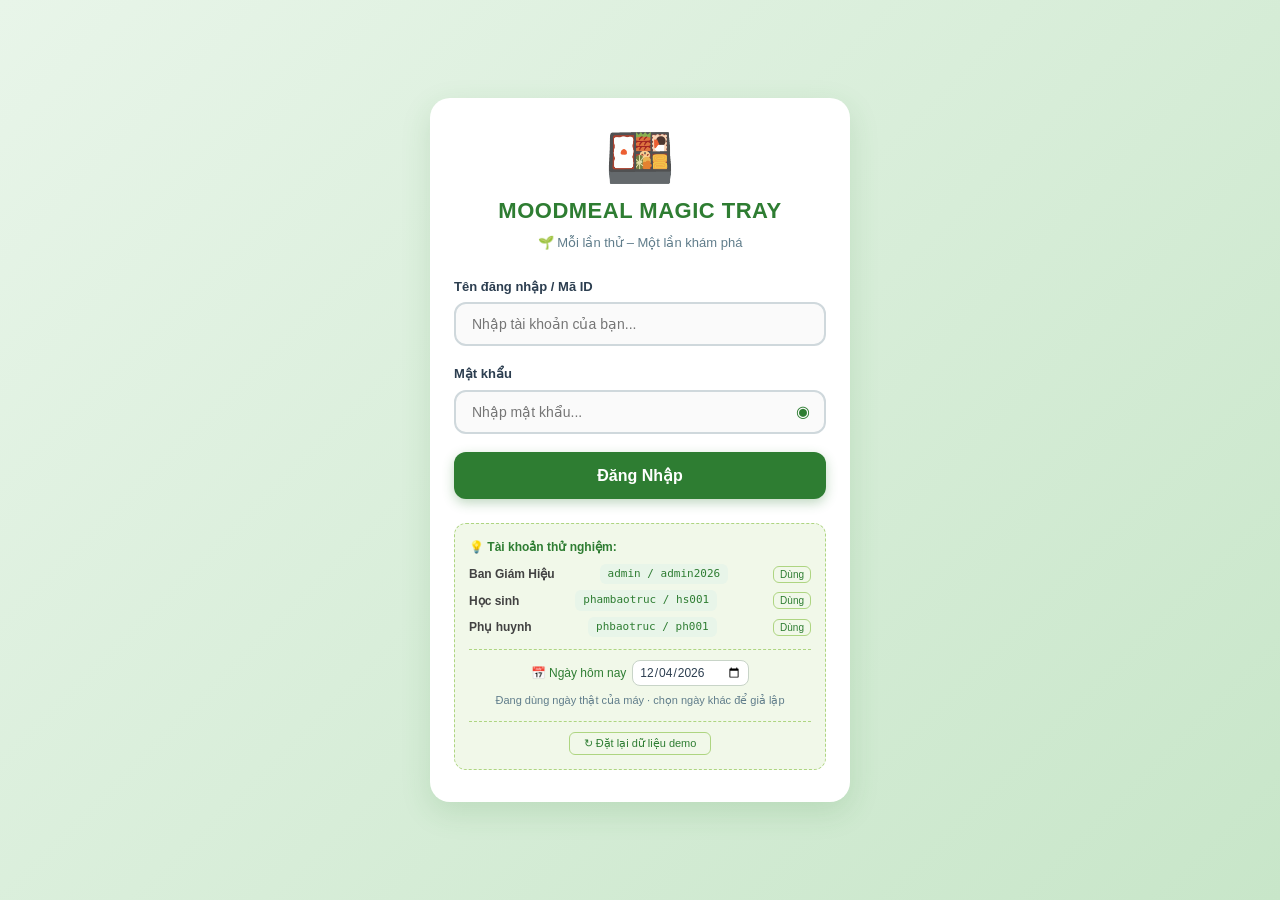
<file: student/screen1.html>
<!DOCTYPE html>
<html lang="vi">
<head>
  <meta charset="UTF-8">
  <meta name="viewport" content="width=device-width, initial-scale=1.0">
  <link rel="icon" href="data:image/svg+xml,<svg xmlns='http://www.w3.org/2000/svg' viewBox='0 0 100 100'><text y='.9em' font-size='90'>🌍</text></svg>">
  <title>Hành tinh Thực phẩm – MoodMeal</title>
  <link rel="stylesheet" href="../css/base.css?v=20261128v">
  <link rel="stylesheet" href="../css/student.css?v=20261128v">
</head>
<body class="page-student">
<div class="phone-frame">
  <div class="status-bar"><div class="status-notch"></div></div>

  <!-- Popup overlay -->
  <div class="popup-overlay" id="popup" onclick="closePopup(event)">
    <div class="popup-box">
      <div class="popup-title" id="popupTitle"></div>
      <div id="popupContent"></div>
      <button class="popup-close" onclick="closePopup()">Đóng lại</button>
    </div>
  </div>

  <!-- Header -->
  <div class="screen-header header-green">
    <h2>🌍 Hành tinh Thực phẩm</h2>
    <div class="sub" id="s1Header">... · Level 2</div>
    <div class="xp-bar-wrap" style="margin-top:6px">
      <span class="xp-label" id="xpLabel">185 / 300 XP</span>
      <div class="xp-track"><div class="xp-fill" style="width:62%"></div></div>
    </div>
    <div id="dateDisplay" style="margin-top:6px;font-size:10.5px;opacity:0.85">--</div>
  </div>

  <div class="screen-content">
    <!-- Mission (dynamic from today's new item) -->
    <div class="mission-banner" id="s1Mission">
      <div class="mission-icon" id="s1MissionIcon">🎯</div>
      <div>
        <p id="s1MissionTitle">Mục tiêu hôm nay</p>
        <span id="s1MissionSub">Thử món mới trong thực đơn hôm nay! 🌱</span>
      </div>
    </div>

    <div class="section-label">Bản đồ khám phá của em</div>
    <div class="planet-grid" id="planetGrid"></div>

    <!-- Tiến trình tổng thể -->
    <div style="margin:0 12px 12px;background:#F8F9FA;border-radius:12px;padding:12px;">
      <div style="font-size:11px;font-weight:600;color:#444;margin-bottom:8px;">Tiến trình khám phá tổng thể</div>
      <div id="planetProgressRows"></div>
    </div>
  </div>

  <nav class="bottom-nav">
    <a href="index.html"   class="nav-item"><span class="nav-pill"><span class="nav-icon">🏠</span></span>Trang chủ</a>
    <a href="screen2.html" class="nav-item"><span class="nav-pill"><span class="nav-icon">🍱</span></span>Thử món</a>
    <a href="screen1.html" class="nav-item"><span class="nav-pill"><span class="nav-icon">🌍</span></span>Hành tinh</a>
  </nav>
</div>

<script src="../js/config.js?v=20261128v"></script>
<script src="../js/seed.js?v=20261128v"></script>
<script src="../js/demo_plan.js?v=20261128v"></script>
<script src="../js/utils.js?v=20261128v"></script>
<script src="../js/store.js?v=20261128v"></script>
<script src="../js/auth.js?v=20261128v"></script>
<script src="../js/xp.js?v=20261128v"></script>
<script src="js/nav.js?v=20261128v"></script>
<script src="js/today.js?v=20261128v"></script>
<script src="js/screen1.js?v=20261128v"></script>
<script>
  const SESSION = auth.check('student');
  if (SESSION) {
    refreshXpDisplay(SESSION.userId, SESSION.name);
  }

  renderScreen1();
</script>
</body>
</html>
</file>
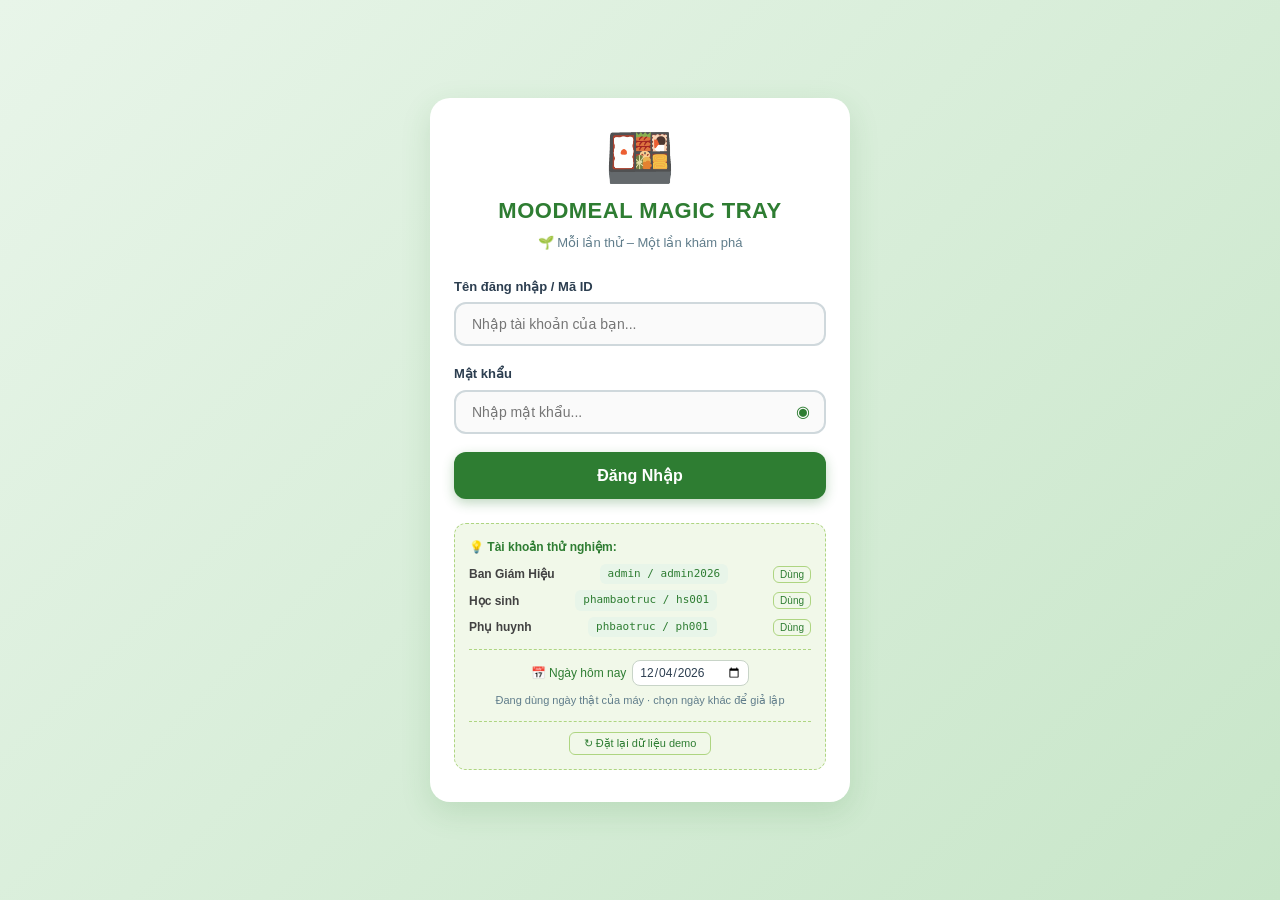
<file: student/screen2.html>
<!DOCTYPE html>
<html lang="vi">
<head>
  <meta charset="UTF-8">
  <meta name="viewport" content="width=device-width, initial-scale=1.0">
  <link rel="icon" href="data:image/svg+xml,<svg xmlns='http://www.w3.org/2000/svg' viewBox='0 0 100 100'><text y='.9em' font-size='90'>🍱</text></svg>">
  <title>Thử món – MoodMeal</title>
  <link rel="stylesheet" href="../css/base.css?v=20261128v">
  <link rel="stylesheet" href="../css/student.css?v=20261128v">
</head>
<body class="page-student">
<div class="phone-frame">
  <div class="status-bar"><div class="status-notch"></div></div>

  <!-- Header -->
  <div class="screen-header header-blue">
    <h2>🍱 Bữa trưa hôm nay</h2>
    <div class="sub" id="s2Header">... · Level 2</div>
    <div class="xp-bar-wrap" style="margin-top:6px">
      <span class="xp-label" id="xpLabel">185 / 300 XP</span>
      <div class="xp-track"><div class="xp-fill" style="width:62%"></div></div>
    </div>
    <div id="dateDisplay" style="margin-top:6px;font-size:10.5px;opacity:0.85">--</div>
  </div>

  <div class="screen-content">
    <!-- Tóm tắt: hôm nay có mấy món, đã đánh giá mấy món -->
    <div class="eval-summary" id="evalSummary"></div>

    <!-- Mỗi món trong thực đơn hôm nay là một khối (do screen2.js tạo) -->
    <div id="foodList"></div>

    <div class="gap"></div>
  </div>

  <nav class="bottom-nav">
    <a href="index.html"   class="nav-item"><span class="nav-pill"><span class="nav-icon">🏠</span></span>Trang chủ</a>
    <a href="screen2.html" class="nav-item"><span class="nav-pill"><span class="nav-icon">🍱</span></span>Thử món</a>
    <a href="screen1.html" class="nav-item"><span class="nav-pill"><span class="nav-icon">🌍</span></span>Hành tinh</a>
  </nav>
</div>

<script src="../js/config.js?v=20261128v"></script>
<script src="../js/seed.js?v=20261128v"></script>
<script src="../js/demo_plan.js?v=20261128v"></script>
<script src="../js/utils.js?v=20261128v"></script>
<script src="../js/store.js?v=20261128v"></script>
<script src="../js/auth.js?v=20261128v"></script>
<script src="../js/xp.js?v=20261128v"></script>
<script src="js/nav.js?v=20261128v"></script>
<script src="js/today.js?v=20261128v"></script>
<script src="js/screen2.js?v=20261128v"></script>
<script>
  const SESSION = auth.check('student');
  if (SESSION) {
    refreshXpDisplay(SESSION.userId, SESSION.name);
  }
</script>
</body>
</html>
</file>
<file: css/base.css>
/* ═══════════════════════════════════════════════
   base.css — MOODMEAL MAGIC TRAY v3
   Shared: CSS variables · reset · typography
   Dùng chung cho tất cả giao diện (login, school,
   student, parent). Mỗi role import thêm file CSS
   riêng của mình.
═══════════════════════════════════════════════ */

/* ── 1. CSS Variables ────────────────────────── */
:root {
  /* Brand green */
  --green-dark:        #0E6655;
  --green-primary:     #2E7D32;
  --green-primary-hov: #1B5E20;
  --green-mid:         #1E8449;
  --green-accent:      #4CAF50;
  --green-light:       #D5F5E3;
  --green-pale:        #EAFAF1;
  --green-xp:          #6DEBB0;

  /* Blue */
  --blue-dark:         #154360;
  --blue-mid:          #1F618D;
  --blue-light:        #D6EAF8;

  /* Purple */
  --purple-dark:       #4A235A;
  --purple-mid:        #7D3C98;
  --purple-light:      #F4ECF7;

  /* Neutral */
  --white:             #FFFFFF;
  --bg-app:            #F0F2F5;
  --bg-card:           #FFFFFF;
  --border:            #CFD8DC;
  --border-light:      #E8ECF0;

  /* Text */
  --text-main:         #2C3E50;
  --text-muted:        #607D8B;
  --text-light:        #90A4AE;

  /* Status */
  --error:             #D32F2F;
  --warning:           #E67E22;
  --success:           #1E8449;

  /* Login page */
  --bg-login-start:    #E8F5E9;
  --bg-login-end:      #C8E6C9;
  --shadow-login:      rgba(46, 125, 50, 0.15);

  /* Misc */
  --radius-sm:         8px;
  --radius-md:         12px;
  --radius-lg:         16px;
  --radius-xl:         20px;
  --shadow-card:       0 4px 16px rgba(0, 0, 0, 0.08);
  --shadow-elevated:   0 10px 30px rgba(0, 0, 0, 0.12);
  --font:              'Segoe UI', Roboto, Helvetica, Arial, sans-serif;
  --transition:        0.2s ease;
}

/* ── 2. Reset ─────────────────────────────────── */
*, *::before, *::after {
  box-sizing: border-box;
  margin: 0;
  padding: 0;
}

html {
  -webkit-text-size-adjust: 100%;
}

body {
  font-family: var(--font);
  font-size: 14px;
  line-height: 1.5;
  color: var(--text-main);
  -webkit-font-smoothing: antialiased;
}

a {
  color: inherit;
  text-decoration: none;
}

button {
  font-family: var(--font);
  cursor: pointer;
}

input, textarea, select {
  font-family: var(--font);
}

img {
  max-width: 100%;
  display: block;
}

/* ── 3. Typography helpers ───────────────────── */
.text-muted   { color: var(--text-muted); }
.text-success { color: var(--success); }
.text-error   { color: var(--error); }
.text-center  { text-align: center; }
.fw-600       { font-weight: 600; }
.fw-700       { font-weight: 700; }

/* ── 4. Login page layout ────────────────────── */
/* Dùng cho login.html; school/parent/student
   có layout riêng trong CSS của từng role.     */

body.page-login {
  background: linear-gradient(135deg, var(--bg-login-start), var(--bg-login-end));
  min-height: 100vh;
  display: flex;
  justify-content: center;
  align-items: center;
  padding: 16px;
}

.login-container {
  background: var(--bg-card);
  width: 100%;
  max-width: 420px;
  padding: 32px 24px;
  border-radius: var(--radius-xl);
  box-shadow: 0 10px 30px var(--shadow-login);
  text-align: center;
}

/* Logo */
.logo-icon {
  font-size: 56px;
  line-height: 1;
  display: inline-block;
  margin-bottom: 8px;
  animation: logo-bounce 2s infinite ease-in-out;
}

@keyframes logo-bounce {
  0%, 100% { transform: translateY(0); }
  50%       { transform: translateY(-8px); }
}

.app-title {
  font-size: 22px;
  font-weight: 800;
  color: var(--green-primary);
  letter-spacing: 0.5px;
  margin-bottom: 6px;
}

.app-tagline {
  font-size: 13px;
  color: var(--text-muted);
  font-weight: 500;
}

/* Form */
.login-form {
  margin-top: 24px;
  text-align: left;
}

.form-group {
  margin-bottom: 18px;
}

.form-label {
  display: block;
  font-size: 13px;
  font-weight: 600;
  color: var(--text-main);
  margin-bottom: 6px;
}

.input-wrapper {
  position: relative;
  display: flex;
  align-items: center;
}

.form-input {
  width: 100%;
  padding: 12px 16px;
  padding-right: 44px;
  font-size: 14px;
  border: 2px solid var(--border);
  border-radius: var(--radius-md);
  outline: none;
  background: #FAFAFA;
  transition: border-color var(--transition), background var(--transition);
}

.form-input:focus {
  border-color: var(--green-accent);
  background: var(--white);
}

.form-input.input-error {
  border-color: var(--error);
}

.toggle-password {
  position: absolute;
  right: 12px;
  background: none;
  border: none;
  font-size: 16px;
  color: var(--green-primary);
  padding: 4px;
  display: flex;
  align-items: center;
  justify-content: center;
  transition: color var(--transition);
}

.toggle-password:hover {
  color: var(--text-main);
}

/* Error message */
.error-message {
  color: var(--error);
  font-size: 13px;
  font-weight: 600;
  min-height: 20px;
  margin-bottom: 14px;
  text-align: center;
  display: none;
}

.error-message.show {
  display: block;
}

/* Submit button */
.btn-submit {
  width: 100%;
  padding: 14px;
  background: var(--green-primary);
  color: #FFFFFF;
  border: none;
  border-radius: var(--radius-md);
  font-size: 16px;
  font-weight: 700;
  transition: background var(--transition), transform 0.1s ease;
  box-shadow: 0 4px 12px rgba(46, 125, 50, 0.3);
}

.btn-submit:hover  { background: var(--green-primary-hov); }
.btn-submit:active { transform: scale(0.98); }

.btn-submit:disabled {
  background: var(--text-light);
  cursor: not-allowed;
  box-shadow: none;
}

/* Demo hint box */
.demo-info {
  margin-top: 24px;
  padding: 14px;
  background: #F1F8E9;
  border: 1px dashed #AED581;
  border-radius: var(--radius-md);
  font-size: 12px;
  text-align: left;
}

.demo-info-title {
  font-weight: 700;
  color: var(--green-primary);
  margin-bottom: 8px;
}

.demo-item {
  display: flex;
  justify-content: space-between;
  align-items: center;
  margin-bottom: 6px;
  color: #424242;
  gap: 8px;
}

.demo-item:last-child { margin-bottom: 0; }

.demo-role {
  font-weight: 600;
  flex-shrink: 0;
}

.demo-item code {
  background: #E8F5E9;
  padding: 2px 8px;
  border-radius: 6px;
  font-size: 11px;
  color: var(--green-primary);
  white-space: nowrap;
}

/* Quick-fill button */
.demo-item .btn-fill {
  background: none;
  border: 1px solid #AED581;
  border-radius: 6px;
  font-size: 10px;
  color: var(--green-primary);
  padding: 2px 6px;
  cursor: pointer;
  flex-shrink: 0;
  transition: background var(--transition);
}

.demo-item .btn-fill:hover {
  background: #C5E1A5;
}

/* Nút "Đặt lại dữ liệu demo" — cùng kiểu nút "Dùng", nằm giữa cuối khung */
.demo-reset {
  margin-top: 12px; padding-top: 10px;
  border-top: 1px dashed #AED581;
  text-align: center;
}
.demo-reset .btn-reset {
  font-family: inherit;
  background: none;
  border: 1px solid #AED581;
  border-radius: 6px;
  font-size: 11px;
  color: var(--green-primary);
  padding: 4px 14px;
  cursor: pointer;
}
.demo-reset .btn-reset:hover   { background: #C5E1A5; }
.demo-reset .btn-reset:disabled { cursor: default; opacity: 0.8; }
/* Chọn "Ngày hôm nay" để test */
.demo-date {
  margin-top: 12px; padding-top: 10px;
  border-top: 1px dashed #AED581;
  text-align: center;
}
.demo-date-label { font-size: 12px; font-weight: 400; color: var(--green-primary); white-space: nowrap; }
.demo-date-row { display: flex; gap: 6px; justify-content: center; align-items: center; flex-wrap: nowrap; }
.demo-date-row input[type="date"] {
  font-family: inherit; font-size: 12px; color: var(--text-dark, #2C3E50);
  border: 1px solid #C8D4C8; border-radius: 8px; padding: 4px 6px; background: #fff;
  min-width: 0; flex: 0 1 auto;
}
@media (max-width: 400px) {
  .demo-date-row { gap: 4px; }
  .demo-date-label { font-size: 10px; }
  .demo-date-row input[type="date"] { font-size: 10px !important; padding: 3px 2px !important; }
  .demo-date-row .btn-fill { font-size: 9px; padding: 4px 5px; }
}
@media (max-width: 420px) {
  .demo-date-label { font-size: 11px; }
  .demo-date-row input[type="date"] { font-size: 11px; padding: 3px 4px; }
  .demo-date-row .btn-fill { padding: 4px 6px; }
}
.demo-date-row .btn-fill {
  background: none; border: 1px solid #AED581; border-radius: 6px; font-family: inherit;
  font-size: 10px; color: var(--green-primary); padding: 4px 8px; cursor: pointer; flex-shrink: 0;
}
.demo-date-row .btn-fill:hover { background: #C5E1A5; }
.demo-date-warn { margin-top: 6px; font-size: 11px; font-weight: 600; color: #C62828; }
.demo-reset-hint {
  margin-top: 6px; font-size: 11px; color: var(--text-muted);
}
</file>
<file: css/parent.css>
/* ═══════════════════════════════════════════════
   parent.css — MOODMEAL MAGIC TRAY v3
   Giao diện Phụ huynh: phone frame layout
   Import sau base.css
═══════════════════════════════════════════════ */

/* ── 1. Body & phone frame ───────────────────── */
body.page-parent {
  background: var(--bg-app);
  min-height: 100vh;
  display: flex;
  align-items: center;
  justify-content: center;
  padding: 16px;
  font-family: var(--font);
}

.parent-layout {
  /* Phone frame — giống student */
  width: 375px;
  height: min(calc(100vh - 32px), 820px);
  min-height: 580px;
  background: var(--white);
  border-radius: 40px;
  border: 8px solid #1A1A1A;
  overflow: hidden;
  box-shadow: 0 8px 32px rgba(0,0,0,0.18);
  display: flex;
  flex-direction: column;
  flex-shrink: 0;
}

/* ── 2. App bar (header cố định trong frame) ─── */
.app-bar {
  background: var(--green-dark);
  color: #fff;
  padding: 14px 16px 12px;
  display: flex;
  align-items: center;
  justify-content: space-between;
  flex-shrink: 0;
}

.app-bar-brand {
  display: flex;
  align-items: center;
  gap: 8px;
}

.app-bar-icon  { font-size: 22px; line-height: 1; }
.app-bar-title { font-size: 14px; font-weight: 700; }
.app-bar-sub   { font-size: 10px; opacity: 0.75; margin-top: 1px; }

.app-bar-logout {
  background: rgba(255,255,255,0.15);
  border: 1px solid rgba(255,255,255,0.25);
  color: #fff;
  border-radius: 8px;
  padding: 5px 10px;
  font-size: 11px;
  font-weight: 600;
  cursor: pointer;
  font-family: var(--font);
  transition: background 0.15s;
  flex-shrink: 0;
}
.app-bar-logout:hover { background: rgba(255,255,255,0.28); }

/* ── 3. Scrollable page body ─────────────────── */
.page-body {
  flex: 1;
  overflow-y: auto;
  overflow-x: hidden;
  -webkit-overflow-scrolling: touch;
  padding: 0 0 16px;
  display: flex;
  flex-direction: column;
  gap: 10px;
}
.page-body::-webkit-scrollbar { display: none; }

/* ── 4. Section heading ──────────────────────── */
.section-heading {
  font-size: 10px;
  font-weight: 700;
  color: var(--text-muted);
  text-transform: uppercase;
  letter-spacing: 0.5px;
  padding: 10px 14px 4px;
}

/* ── 5. Base card ────────────────────────────── */
.p-card {
  background: var(--white);
  border-radius: 14px;
  border: 1.5px solid var(--border-light);
  overflow: hidden;
  margin: 0 12px;
  box-shadow: 0 2px 8px rgba(0,0,0,0.05);
}

/* ── 6. Character card header ────────────────── */
.char-card-header {
  background: linear-gradient(135deg, var(--green-dark), var(--green-mid));
  padding: 16px 16px 14px;
  color: #fff;
}
.char-row-p { display: flex; align-items: center; gap: 10px; }

.char-avatar-lg {
  width: 40px; height: 40px;
  border-radius: 50%;
  background: rgba(255,255,255,0.2);
  display: flex; align-items: center; justify-content: center;
  font-size: 20px; flex-shrink: 0;
}

.char-name-lg  { font-size: 13px; font-weight: 600; }
.char-level-lg { font-size: 10px; opacity: 0.8; }

/* Thanh XP + ngày giờ: giống Trang chủ học sinh */
.xp-line { display: flex; align-items: center; gap: 8px; margin-top: 10px; }
.xp-line-label { font-size: 10px; opacity: 0.8; white-space: nowrap; }
.xp-date { margin-top: 6px; font-size: 10.5px; opacity: 0.85; }
.xp-track-p { flex: 1; height: 5px; background: rgba(255,255,255,0.25); border-radius: 3px; }
.xp-fill-p  { height: 5px; background: #6DEBB0; border-radius: 3px; transition: width 0.4s; }

/* ── 7. Badges grid ──────────────────────────── */
.badges-grid {
  display: flex; flex-wrap: wrap;
  gap: 7px; padding: 4px 14px 12px;
}

.badge-chip {
  display: flex; flex-direction: column;
  align-items: center; gap: 3px;
  padding: 7px 9px; border-radius: 10px;
  border: 1.5px solid var(--border-light);
  background: var(--white); min-width: 52px;
  transition: border-color 0.15s;
}
.badge-chip.earned { border-color: var(--green-light); background: var(--green-pale); }
.badge-chip.locked { opacity: 0.35; }
.badge-chip .b-icon { font-size: 20px; line-height: 1; }
.badge-chip .b-name { font-size: 9px; font-weight: 600; color: var(--text-main); text-align: center; }
.badge-chip .b-date { font-size: 8px; color: var(--text-muted); }

/* ── 8. FAS chart ────────────────────────────── */
.fas-select-wrap {
  padding: 8px 14px 4px;
  display: flex; align-items: center; gap: 8px;
}
.fas-select-label { font-size: 11px; color: var(--text-muted); white-space: nowrap; }
.fas-select {
  flex: 1; padding: 5px 8px;
  border: 1.5px solid var(--border-light);
  border-radius: 8px; font-size: 12px;
  font-family: var(--font); outline: none;
  background: var(--white); cursor: pointer;
  transition: border-color 0.15s;
}
.fas-select:focus { border-color: var(--green-accent); }

/* Lịch hành trình FAS (thay combobox chọn món) */
.fas-cal { padding: 10px 14px 4px; }
.fas-cal-head { display: flex; align-items: center; justify-content: space-between; margin-bottom: 6px; }
.fas-cal-title { font-size: 11px; font-weight: 700; color: var(--text-muted); text-transform: uppercase; letter-spacing: 0.4px; }
.fas-cal-nav   { display: flex; align-items: center; gap: 4px; }
.fas-cal-month { font-size: 11px; font-weight: 700; color: var(--text-main); min-width: 78px; text-align: center; }
.fas-cal-btn {
  width: 24px; height: 24px; padding: 0;
  border: 1.5px solid var(--border-light); border-radius: 6px;
  background: var(--white); font-size: 9px; color: var(--text-main); cursor: pointer;
}
.fas-cal-grid { display: grid; grid-template-columns: repeat(7, 1fr); gap: 3px; }
.fas-cal-wd   { text-align: center; font-size: 9px; font-weight: 700; color: var(--text-muted); padding: 2px 0; }
.fas-cal-cell {
  height: 32px; border-radius: 7px; border: 1.5px solid transparent;
  display: flex; flex-direction: column; align-items: center; justify-content: center;
  font-family: var(--font); background: none; padding: 0; color: #B0BEC5;
}
.fas-cal-cell.blank { visibility: hidden; }
.fas-cal-num  { font-size: 11px; font-weight: 600; line-height: 1.1; }
.fas-cal-mark { font-size: 8px; line-height: 1; font-weight: 700; }
.fas-cal-cell.today { border-color: var(--border); }
.fas-cal-cell.has   { cursor: pointer; }
.fas-cal-cell.up    { background: var(--green-light); color: var(--green-dark); }
.fas-cal-cell.down  { background: #FDEBD0; color: #B9770E; }
.fas-cal-cell.mixed { background: #FCF3CF; color: #9A7D0A; }
.fas-cal-cell.same  { background: var(--blue-light); color: var(--blue-mid); }
.fas-cal-cell.sel   { border-color: var(--green-dark); box-shadow: 0 0 0 1px var(--green-dark); }
.fas-cal-legend { display: flex; flex-wrap: wrap; gap: 4px 10px; margin-top: 6px; font-size: 9px; color: var(--text-muted); }
.fas-cal-legend .lg { display: inline-block; width: 8px; height: 8px; border-radius: 2px; margin-right: 3px; vertical-align: -1px; }
.fas-cal-legend .lg.up   { background: var(--green-light); border: 1px solid var(--green-mid); }
.fas-cal-legend .lg.down { background: #FDEBD0; border: 1px solid #E67E22; }
.fas-cal-legend .lg.mixed { background: #FCF3CF; border: 1px solid #D4AC0D; }
.fas-cal-legend .lg.same { background: var(--blue-light); border: 1px solid var(--blue-mid); }

.fas-day { padding: 6px 14px 2px; }
.fas-day-title { font-size: 11px; font-weight: 700; color: var(--text-main); margin-bottom: 5px; }
.fas-day-chips { display: flex; flex-wrap: wrap; gap: 5px; }
.fas-food-chip {
  display: inline-flex; align-items: center; gap: 4px;
  padding: 4px 9px; border-radius: 12px; cursor: pointer;
  border: 1.5px solid var(--border-light); background: var(--white);
  font-family: var(--font); font-size: 11px; color: var(--text-main);
}
.fas-food-chip.active { border-color: var(--green-mid); background: var(--green-pale); font-weight: 600; }
.fas-food-mark { font-size: 9px; font-weight: 700; }
.fas-food-chip.up   .fas-food-mark { color: var(--green-mid); }
.fas-food-chip.down .fas-food-mark { color: #E67E22; }
.fas-food-chip.same .fas-food-mark { color: var(--blue-mid); }
.fas-day-empty { font-size: 11px; color: var(--text-muted); text-align: center; padding: 6px 0; }

.fas-chart-parent { padding: 4px 14px 12px; }
.fas-bars-parent  { display: flex; align-items: flex-end; gap: 8px; height: 70px; }
.fas-bar-wrap-p   { flex: 1; display: flex; flex-direction: column; align-items: center; gap: 3px; }
.fas-bar-p {
  width: 100%; border-radius: 4px 4px 0 0;
  background: var(--green-light); transition: height 0.5s ease; min-height: 4px;
}
.fas-bar-p.current { background: var(--green-mid); }
.fas-bar-p.empty   { background: #E8ECF0; }
.fas-bar-val-p { font-size: 9px; font-weight: 700; color: var(--green-dark); }
.fas-bar-lbl-p { font-size: 8px; color: var(--text-muted); }
.fas-axis {
  display: flex; justify-content: space-between;
  font-size: 8px; color: #aaa; margin-top: 3px;
}
.fas-fag-note {
  margin-top: 8px; padding: 7px 10px;
  background: var(--green-pale); border-radius: 8px;
  font-size: 11px; font-weight: 600;
  color: var(--green-dark); text-align: center;
}

/* ── 9. Suggest card header ──────────────────── */
.suggest-card-header {
  background: linear-gradient(135deg, var(--purple-dark), var(--purple-mid));
  padding: 12px 14px;
  color: #fff;
}
.suggest-card-title { font-size: 13px; font-weight: 700; }
.suggest-card-sub   { font-size: 10px; opacity: 0.8; margin-top: 2px; }

/* ── 10. Trạng thái rỗng của khối Yêu cầu thử món ─ */
.no-tray-placeholder {
  text-align: center; padding: 20px 14px;
  color: var(--text-muted); font-size: 12px; line-height: 1.6;
}

/* ── 11. Confirm buttons ─────────────────────── */
.confirm-actions {
  padding: 4px 14px 4px;
  display: flex; flex-direction: column; gap: 7px;
}

.btn-confirm-yes {
  width: 100%; padding: 12px;
  background: var(--green-primary); color: #fff;
  border: none; border-radius: 12px;
  font-size: 13px; font-weight: 700;
  cursor: pointer; font-family: var(--font);
  display: flex; align-items: center; justify-content: center; gap: 6px;
  transition: all 0.15s;
  box-shadow: 0 3px 10px rgba(46,125,50,0.22);
}
.btn-confirm-yes:hover   { background: var(--green-primary-hov); }
.btn-confirm-yes:active  { transform: scale(0.98); }
.btn-confirm-yes:disabled{ opacity: 0.65; cursor: not-allowed; box-shadow: none; }

.btn-confirm-no {
  width: 100%; padding: 9px;
  background: var(--white); color: var(--text-muted);
  border: 1.5px solid var(--border-light);
  border-radius: 12px; font-size: 12px; font-weight: 500;
  cursor: pointer; font-family: var(--font); transition: all 0.15s;
}
.btn-confirm-no:hover    { border-color: var(--text-muted); color: var(--text-main); }
.btn-confirm-no:disabled { opacity: 0.4; cursor: not-allowed; }

.confirm-result {
  text-align: center; padding: 8px 14px 4px;
  font-size: 11px; font-weight: 600; display: none;
}
.confirm-result.show { display: block; }
.confirm-result.yes  { color: var(--green-primary); }
.confirm-result.no   { color: var(--text-muted); }

/* ── 12. Timeline ────────────────────────────── */
.timeline {
  padding: 4px 14px 8px;
  display: flex; flex-direction: column;
}
.timeline-item {
  display: flex; gap: 10px;
  padding: 10px 0; border-bottom: 1px solid var(--border-light);
}
.timeline-item:last-child { border-bottom: none; }

.timeline-dot {
  width: 9px; height: 9px; border-radius: 50%;
  margin-top: 4px; flex-shrink: 0;
}
.timeline-dot.confirmed { background: var(--green-accent); }
.timeline-dot.declined  { background: #E0E0E0; }
.timeline-dot.pending   { background: #FFB74D; }

.timeline-date      { font-size: 9px; font-weight: 700; color: var(--text-muted); text-transform: uppercase; letter-spacing: 0.3px; margin-bottom: 3px; }
.timeline-tray-name { font-size: 12px; font-weight: 600; color: var(--text-main); }
.timeline-icons     { font-size: 15px; letter-spacing: 2px; margin: 2px 0; }
.timeline-status    { font-size: 10px; font-weight: 500; margin-top: 1px; }
.timeline-status.yes     { color: var(--green-primary); }
.timeline-status.no      { color: var(--text-muted); }
.timeline-status.pending { color: #FB8C00; }
.timeline-empty { text-align: center; padding: 20px 0; color: var(--text-muted); font-size: 12px; }

/* ── 13. Toast ───────────────────────────────── */
.p-toast {
  position: fixed; bottom: 20px; left: 50%;
  transform: translateX(-50%) translateY(60px);
  background: var(--green-primary); color: #fff;
  padding: 10px 18px; border-radius: 20px;
  font-size: 12px; font-weight: 600;
  box-shadow: 0 4px 16px rgba(0,0,0,0.18);
  transition: transform 0.3s ease, opacity 0.3s ease;
  opacity: 0; white-space: nowrap; z-index: 100;
}
.p-toast.show {
  transform: translateX(-50%) translateY(0);
  opacity: 1;
}

/* ── 13. Yêu cầu thử món của con ─────────────── */
.req-card { padding: 12px 14px; border-bottom: 1px solid var(--border-light); }
.req-card:last-child { border-bottom: none; }
.req-top { display: flex; align-items: center; gap: 10px; }
.req-icon { font-size: 28px; line-height: 1; }
.req-name { font-size: 13px; font-weight: 700; color: var(--text-main); }
.req-meta { font-size: 10.5px; color: var(--text-muted); margin-top: 2px; line-height: 1.4; }
.req-actions { display: flex; flex-direction: column; gap: 7px; margin-top: 10px; }
.req-history-title { margin: 14px 14px 6px; font-size: 12px; font-weight: 700; color: var(--text-muted); }
.req-row { display: flex; align-items: center; gap: 10px; padding: 9px 14px; border-bottom: 1px solid var(--border-light); }
.req-row:last-child { border-bottom: none; }
.req-chip { margin-left: auto; flex: none; font-size: 10px; font-weight: 700; border-radius: 10px; padding: 2px 8px; white-space: nowrap; }
.req-chip.cooked   { background: #FFF1C2; color: #5C4400; }
.req-chip.rated    { background: #E3F6E8; color: #1E6B3A; }
.req-chip.declined { background: #ECEFF1; color: #546E7A; }
.req-chip.expired  { background: #ECEFF1; color: #78909C; }
</file>
<file: css/school.css>
/* ═══════════════════════════════════════════════
   school.css — MOODMEAL MAGIC TRAY v3
   Giao diện BGH: desktop sidebar layout
   Import sau base.css
═══════════════════════════════════════════════ */

/* ── 1. App shell ─────────────────────────────── */
body.page-school {
  background: var(--bg-app);
  min-height: 100vh;
  display: flex;
}

.school-layout {
  display: flex;
  width: 100%;
  min-height: 100vh;
}

/* ── 2. Sidebar ───────────────────────────────── */
.sidebar {
  width: 220px;
  flex-shrink: 0;
  background: var(--green-dark);
  color: #fff;
  display: flex;
  flex-direction: column;
  position: fixed;
  top: 0; left: 0;
  height: 100vh;
  z-index: 100;
  transition: width 0.2s ease;
}

.sidebar-brand {
  padding: 20px 16px 16px;
  border-bottom: 1px solid rgba(255,255,255,0.12);
}

.sidebar-brand-icon { font-size: 28px; line-height: 1; }
.sidebar-brand-name {
  font-size: 13px; font-weight: 800;
  letter-spacing: 0.3px; margin-top: 6px;
  line-height: 1.3;
}
.sidebar-brand-sub  {
  font-size: 10px; opacity: 0.65; margin-top: 2px;
}

.sidebar-nav {
  flex: 1;
  padding: 12px 0;
  overflow-y: auto;
}

.nav-link {
  display: flex; align-items: center; gap: 10px;
  padding: 11px 16px;
  font-size: 13px; font-weight: 500;
  color: rgba(255,255,255,0.75);
  cursor: pointer; border: none;
  background: none; width: 100%; text-align: left;
  transition: background 0.15s, color 0.15s;
  border-left: 3px solid transparent;
}

.nav-link .nav-icon { font-size: 17px; flex-shrink: 0; }
.nav-link:hover     { background: rgba(255,255,255,0.08); color: #fff; }
.nav-link.active    {
  background: rgba(255,255,255,0.14);
  color: #fff; font-weight: 600;
  border-left-color: var(--green-xp);
}

.sidebar-footer {
  padding: 12px 0;
  border-top: 1px solid rgba(255,255,255,0.12);
}

.sidebar-user {
  display: flex; align-items: center; gap: 8px;
  padding: 10px 16px;
  font-size: 12px; color: rgba(255,255,255,0.8);
}
.sidebar-logout {
  display: block; width: calc(100% - 32px); margin: 6px 16px 0;
  background: rgba(255,255,255,0.15);
  border: 1px solid rgba(255,255,255,0.25);
  color: #fff; border-radius: 8px;
  padding: 9px 10px; font-size: 12px; font-weight: 600;
  text-align: center; cursor: pointer;
  font-family: var(--font); transition: background 0.15s;
}
.sidebar-logout:hover { background: rgba(255,255,255,0.28); }
.sidebar-user-avatar { font-size: 22px; }
.sidebar-user-name   { font-weight: 600; }
.sidebar-user-role   { font-size: 10px; opacity: 0.65; }

/* ── 3. Main content ─────────────────────────── */
.main-content {
  margin-left: 220px;
  flex: 1;
  display: flex;
  flex-direction: column;
  min-height: 100vh;
}

.main-header {
  background: var(--white);
  border-bottom: 1px solid var(--border-light);
  padding: 16px 28px;
  display: flex; align-items: center;
  justify-content: space-between;
  flex-shrink: 0;
  position: sticky; top: 0; z-index: 50;
}

.main-header-title {
  font-size: 18px; font-weight: 700;
  color: var(--text-main);
}

.main-header-sub {
  font-size: 12px; color: var(--text-muted); margin-top: 2px;
}

.header-actions {
  display: flex; gap: 8px; align-items: center;
}

.main-body {
  padding: 24px 28px;
  flex: 1;
}

/* ── 4. Module panels ────────────────────────── */
.module-panel { display: none; }
.module-panel.active { display: block; }

/* ── 5. Cards & stat widgets ─────────────────── */
.stats-row {
  display: grid;
  grid-template-columns: repeat(auto-fit, minmax(180px, 1fr));
  gap: 16px;
  margin-bottom: 24px;
}

.stat-card {
  background: var(--white);
  border-radius: var(--radius-lg);
  padding: 18px 20px;
  border: 1px solid var(--border-light);
  box-shadow: var(--shadow-card);
}

.stat-card-label  { font-size: 11px; color: var(--text-muted); font-weight: 600; text-transform: uppercase; letter-spacing: 0.4px; }
.stat-card-value  { font-size: 28px; font-weight: 800; color: var(--text-main); margin-top: 4px; line-height: 1; }
.stat-card-delta  { font-size: 11px; color: var(--success); margin-top: 4px; }
.stat-card-delta.down { color: var(--error); }

/* ── 6. Content card ─────────────────────────── */
.content-card {
  background: var(--white);
  border-radius: var(--radius-lg);
  border: 1px solid var(--border-light);
  box-shadow: var(--shadow-card);
  overflow: hidden;
  margin-bottom: 20px;
}

.content-card-header {
  padding: 16px 20px;
  border-bottom: 1px solid var(--border-light);
  display: flex; align-items: center;
  justify-content: space-between;
  gap: 12px;
}

.content-card-title {
  font-size: 14px; font-weight: 700; color: var(--text-main);
}

.content-card-body { padding: 20px; }

/* ── 7. Tables ───────────────────────────────── */
.data-table {
  width: 100%;
  border-collapse: collapse;
  font-size: 13px;
}

.data-table th {
  text-align: left;
  padding: 10px 14px;
  font-size: 11px; font-weight: 600;
  color: var(--text-muted); text-transform: uppercase;
  letter-spacing: 0.4px;
  background: #F8FAFB;
  border-bottom: 1px solid var(--border-light);
  white-space: nowrap;
}

.data-table td {
  padding: 11px 14px;
  border-bottom: 1px solid var(--border-light);
  color: var(--text-main);
  vertical-align: middle;
}

.data-table tr:last-child td { border-bottom: none; }
.data-table tr:hover td      { background: #FAFBFC; }

/* ── 8. Badges / Tags ────────────────────────── */
.badge {
  display: inline-flex; align-items: center;
  padding: 3px 10px; border-radius: 20px;
  font-size: 11px; font-weight: 600;
  white-space: nowrap;
}

.badge-green   { background: var(--green-light);   color: var(--green-mid); }
.badge-blue    { background: var(--blue-light);    color: var(--blue-mid); }
.badge-purple  { background: var(--purple-light);  color: var(--purple-mid); }
.badge-orange  { background: #FDEBD0;              color: #E67E22; }
.badge-red     { background: #FADBD8;              color: #C0392B; }
.badge-grey    { background: var(--bg-app);        color: var(--text-muted); }

/* ── 9. Buttons ──────────────────────────────── */
.btn {
  display: inline-flex; align-items: center;
  gap: 6px; padding: 8px 16px;
  border-radius: var(--radius-md);
  font-size: 13px; font-weight: 600;
  border: none; cursor: pointer;
  transition: all var(--transition);
  white-space: nowrap;
}

.btn-primary   { background: var(--green-primary); color: #fff; }
.btn-primary:hover { background: var(--green-primary-hov); }

.btn-secondary {
  background: var(--white); color: var(--text-main);
  border: 1.5px solid var(--border);
}
.btn-secondary:hover { border-color: var(--text-muted); }

.btn-danger    { background: #FADBD8; color: #C0392B; }
.btn-danger:hover { background: #F1948A; color: #fff; }

.btn-ghost     { background: transparent; color: var(--text-muted); }
.btn-ghost:hover { background: var(--bg-app); color: var(--text-main); }

.btn-sm { padding: 5px 10px; font-size: 12px; }
.btn-icon { padding: 6px; border-radius: var(--radius-sm); font-size: 14px; }

/* ── 10. Forms ───────────────────────────────── */
.form-row {
  display: grid;
  grid-template-columns: repeat(auto-fit, minmax(200px, 1fr));
  gap: 16px;
  margin-bottom: 16px;
}

.form-group-s { margin-bottom: 14px; }

.form-label-s {
  display: block;
  font-size: 12px; font-weight: 600;
  color: var(--text-main); margin-bottom: 5px;
}

.form-control {
  width: 100%;
  padding: 9px 12px;
  font-size: 13px;
  border: 1.5px solid var(--border);
  border-radius: var(--radius-md);
  background: var(--white);
  outline: none;
  transition: border-color var(--transition);
}

.form-control:focus   { border-color: var(--green-accent); }
.form-control.error   { border-color: var(--error); }

select.form-control   { cursor: pointer; }
textarea.form-control { resize: vertical; min-height: 80px; }

/* ── 11. Tabs ────────────────────────────────── */
.tab-bar {
  display: flex; gap: 2px;
  border-bottom: 2px solid var(--border-light);
  margin-bottom: 20px;
}

.tab-btn {
  padding: 9px 18px;
  font-size: 13px; font-weight: 500;
  color: var(--text-muted); background: none;
  border: none; border-bottom: 2px solid transparent;
  cursor: pointer; margin-bottom: -2px;
  transition: color var(--transition), border-color var(--transition);
}

.tab-btn:hover  { color: var(--text-main); }
.tab-btn.active {
  color: var(--green-primary); font-weight: 600;
  border-bottom-color: var(--green-primary);
}

.tab-panel { display: none; }
.tab-panel.active { display: block; }

/* ── 12. Modal ───────────────────────────────── */
.modal-overlay {
  position: fixed; inset: 0;
  background: rgba(0,0,0,0.45);
  display: none; align-items: center;
  justify-content: center; z-index: 200;
  padding: 20px;
}

.modal-overlay.show { display: flex; }

.modal-box {
  background: var(--white);
  border-radius: var(--radius-xl);
  width: 100%; max-width: 520px;
  max-height: 90vh; overflow: hidden;      /* bo đều 4 góc kể cả khi có thanh cuộn: chỉ phần thân cuộn */
  display: flex; flex-direction: column;
  animation: modal-in 0.2s ease;
}

@keyframes modal-in {
  from { transform: scale(0.92); opacity: 0; }
  to   { transform: scale(1);    opacity: 1; }
}

.modal-header {
  padding: 20px 24px 16px;
  border-bottom: 1px solid var(--border-light);
  display: flex; align-items: center;
  justify-content: space-between;
}

.modal-title  { font-size: 15px; font-weight: 700; }
.modal-close  {
  background: none; border: none;
  font-size: 20px; cursor: pointer;
  color: var(--text-muted); padding: 2px 6px;
  border-radius: 6px;
}
.modal-close:hover { background: var(--bg-app); }

.modal-body   { padding: 20px 24px; overflow-y: auto; min-height: 0; flex: 1 1 auto; }
.modal-header, .modal-footer { flex: none; }
.modal-footer {
  padding: 16px 24px;
  border-top: 1px solid var(--border-light);
  display: flex; gap: 8px; justify-content: flex-end;
}

/* ── 13. Toast notification ──────────────────── */
.toast-container {
  position: fixed; bottom: 24px; right: 24px;
  z-index: 300; display: flex;
  flex-direction: column; gap: 8px;
}

.toast {
  background: var(--text-main); color: #fff;
  padding: 12px 18px; border-radius: var(--radius-md);
  font-size: 13px; font-weight: 500;
  box-shadow: var(--shadow-elevated);
  animation: toast-slide 0.25s ease;
  max-width: 320px;
}

.toast.success { background: var(--green-primary); }
.toast.error   { background: var(--error); }

@keyframes toast-slide {
  from { transform: translateX(120%); opacity: 0; }
  to   { transform: translateX(0);    opacity: 1; }
}

/* ── 14. Score dial (module ④) ───────────────── */
.score-btn-group {
  display: inline-flex; gap: 3px;
}

.score-btn {
  width: 30px; height: 30px;
  background: var(--bg-app);
  border: 1.5px solid var(--border-light);
  border-radius: var(--radius-sm);
  font-size: 12px; font-weight: 600;
  cursor: pointer; transition: all 0.15s;
}

.score-btn.active {
  background: var(--green-primary);
  color: #fff; border-color: var(--green-primary);
}

/* ── 15. Week calendar (Thiết lập → Thực đơn) ── */
/* Container ngoài (#weekGrid) chứa 2 week-group */
#weekGrid { display: flex; flex-direction: column; gap: 0; }

.week-grid {
  display: grid;
  grid-template-columns: repeat(5, 1fr);
  gap: 10px;
}

.week-col { }

.week-col-header {
  text-align: center;
  font-size: 11px; font-weight: 700;
  color: var(--text-muted); text-transform: uppercase;
  padding: 8px 4px;
  background: var(--bg-app);
  border-radius: var(--radius-sm);
  margin-bottom: 8px;
}

.week-col-header.today { background: var(--green-light); color: var(--green-dark); }

.menu-chip {
  display: flex; align-items: center; gap: 6px;
  padding: 6px 8px;
  background: var(--white);
  border: 1px solid var(--border-light);
  border-radius: var(--radius-sm);
  font-size: 12px; margin-bottom: 5px;
  cursor: pointer; transition: border-color 0.15s;
}

.menu-chip:hover { border-color: var(--green-accent); }
.menu-chip-icon  { font-size: 16px; }
.menu-chip-name  { font-weight: 500; flex: 1; }
.menu-chip-new   {
  background: var(--green-light); color: var(--green-dark);
  font-size: 9px; font-weight: 700;
  padding: 1px 5px; border-radius: 4px;
}

.add-menu-btn {
  display: flex; align-items: center;
  justify-content: center; gap: 4px;
  width: 100%; padding: 6px;
  border: 1.5px dashed var(--border);
  border-radius: var(--radius-sm);
  background: none; font-size: 12px;
  color: var(--text-muted); cursor: pointer;
  transition: all 0.15s;
}
.add-menu-btn:hover { border-color: var(--green-accent); color: var(--green-primary); }

/* Chế độ xem Theo tuần / Theo tháng */
.menu-view-bar {
  display: flex; align-items: center; justify-content: space-between;
  flex-wrap: wrap; gap: 10px; margin-bottom: 14px;
}
.view-toggle {
  display: inline-flex; background: var(--bg-app);
  border-radius: var(--radius-sm); padding: 3px; gap: 3px;
}
.view-toggle-btn {
  border: none; background: none; cursor: pointer;
  padding: 6px 12px; border-radius: 6px;
  font-size: 12px; font-weight: 600; color: var(--text-muted);
}
.view-toggle-btn.active { background: var(--white); color: var(--green-primary); box-shadow: 0 1px 3px rgba(0,0,0,0.1); }
.menu-view-nav   { display: flex; align-items: center; gap: 6px; }
.menu-view-title { font-size: 13px; font-weight: 700; color: var(--text-main); min-width: 150px; text-align: center; }

.week-grid.week-grid-7 { grid-template-columns: repeat(7, minmax(0, 1fr)); }
/* Hàng tiêu đề T2–CN: một dải liền màu xanh ngọc đậm (dùng chung tuần + tháng).
   Cùng số cột và khoảng cách với lưới bên dưới để các cột thẳng hàng. */
.cal-band {
  display: grid; grid-template-columns: repeat(7, minmax(0, 1fr)); gap: 10px;
  background: var(--green-dark); border-radius: var(--radius-sm);
  padding: 3px 0; margin-bottom: 8px;
}
.cal-band-cell {
  text-align: center; font-size: 11px; font-weight: 700;
  text-transform: uppercase; color: var(--white);
  padding: 6px 4px; border-radius: 6px;
}
.cal-band-cell.weekend { color: #FAC775; }
.cal-band-cell.today   { background: var(--white); color: var(--green-dark); }
.month-wrap .cal-band {
  grid-template-columns: repeat(7, minmax(110px, 1fr)); gap: 6px;
  min-width: 770px; margin-bottom: 6px;
}

.month-wrap { overflow-x: auto; }
.month-grid {
  display: grid; grid-template-columns: repeat(7, minmax(110px, 1fr));
  gap: 6px; min-width: 770px;
}
.month-cell {
  min-height: 92px; padding: 5px;
  border: 1px solid var(--border-light); border-radius: var(--radius-sm);
  background: var(--white);
}
.month-cell.out   { background: var(--bg-app); opacity: 0.55; }
.month-cell.today { border-color: var(--green-accent); background: var(--green-pale); }
.month-cell-head  { display: flex; align-items: center; justify-content: space-between; margin-bottom: 4px; }
.month-cell-date  { font-size: 12px; font-weight: 700; color: var(--text-main); }
.month-cell-date.weekend { color: var(--warning); }
.month-add-btn {
  width: 20px; height: 20px; line-height: 16px; padding: 0;
  border: 1.5px dashed var(--border); border-radius: 6px;
  background: none; color: var(--text-muted); font-size: 13px; cursor: pointer;
}
.month-add-btn:hover { border-color: var(--green-accent); color: var(--green-primary); }
.month-cell .menu-chip { font-size: 11px; padding: 3px 5px; gap: 4px; margin-bottom: 3px; }
.month-cell .menu-chip-icon { font-size: 13px; }
.month-cell .menu-chip-name { overflow: hidden; text-overflow: ellipsis; white-space: nowrap; min-width: 0; }

/* ── 16. Inline edit (XP table) ─────────────── */
.inline-input {
  width: 70px;
  padding: 4px 8px;
  font-size: 13px;
  border: 1.5px solid var(--border);
  border-radius: var(--radius-sm);
  text-align: center;
  outline: none;
}
.inline-input:focus { border-color: var(--green-accent); }

/* ── 17. Criteria row (module ④) ─────────────── */
.criteria-row {
  display: flex; align-items: center; gap: 12px;
  padding: 12px 0;
  border-bottom: 1px solid var(--border-light);
}
.criteria-row:last-child { border-bottom: none; }
.criteria-name  { flex: 1; font-size: 13px; font-weight: 500; }
.criteria-max   { font-size: 12px; color: var(--text-muted); white-space: nowrap; }

/* ── 18. Print styles ────────────────────────── */
@media print {
  .sidebar, .main-header, .header-actions,
  .btn, .modal-overlay, .toast-container { display: none !important; }
  .main-content { margin-left: 0; }
  .content-card { box-shadow: none; border: 1px solid #ccc; }
}

/* ── 19. Responsive (tablet) ─────────────────── */
@media (max-width: 900px) {
  .sidebar         { width: 60px; }
  .sidebar-brand-name,
  .sidebar-brand-sub,
  .nav-link span:not(.nav-icon),
  .sidebar-user-name,
  .sidebar-user-role { display: none; }
  .sidebar-logout span { display: none; }
  .sidebar-logout { width: calc(100% - 16px); margin: 6px 8px 0; padding: 9px 0; }
  .nav-link        { justify-content: center; padding: 12px; }
  .main-content    { margin-left: 60px; }
  .main-body       { padding: 16px; }
  .week-grid       { grid-template-columns: repeat(3, 1fr); }
}

/* ── Tab Nhân vật ────────────────────────────── */
.char-admin { display: grid; grid-template-columns: 290px 1fr; gap: 16px; align-items: start; }
.char-item { display: flex; align-items: center; gap: 10px; padding: 8px; border: 1.5px solid var(--border-light); border-radius: 10px; margin-bottom: 8px; background: #fff; cursor: pointer; font-size: 13px; }
.char-item.on { border-color: var(--green-primary); background: var(--green-pale); }
.char-item .char-art { width: 44px; height: 44px; flex: none; }
.char-item small { display: block; color: var(--text-muted); font-size: 11px; }
.char-item .badge { margin-left: auto; flex: none; }
.char-edit-body { padding: 14px 16px; overflow-x: auto; }
.char-fields { display: flex; gap: 12px; flex-wrap: wrap; margin-bottom: 12px; }
.char-fields label { font-size: 11px; color: var(--text-muted); display: block; margin-bottom: 3px; }
.char-lv { width: 100%; border-collapse: collapse; font-size: 12.5px; }
.char-lv th { background: #F5F7F8; text-align: left; font-size: 11px; color: var(--text-muted); padding: 6px 8px; border-bottom: 1px solid var(--border-light); }
.char-lv td { padding: 7px 8px; border-bottom: 1px solid var(--border-light); vertical-align: middle; }
.char-lv .char-art { width: 56px; height: 56px; }
.char-lv select { max-width: 150px; }
.char-lv select, .char-lv input[type=text] { font-family: inherit; font-size: 12px; padding: 4px 6px; border: 1px solid #CFD8DC; border-radius: 7px; background: #fff; }
.char-lnk { font-size: 11px; color: var(--green-dark); border: 1px dashed #90C9AE; border-radius: 8px; padding: 3px 8px; background: var(--green-pale); cursor: pointer; font-family: inherit; display: inline-block; }
@media (max-width: 900px) { .char-admin { grid-template-columns: 1fr; } }

/* Báo cáo FAS: cột Chuỗi lượt thử rộng, các cột phụ hẹp; mỗi điểm FAS kèm ngày giờ nhỏ bên dưới */
.fas-table th.fas-c-cls { width: 64px; }
.fas-table th.fas-c-grp { width: 84px; }
.fas-table th.fas-c-n   { width: 54px; }
.fas-table th.fas-c-ta  { width: 86px; }
.fas-table th.fas-c-stu { width: 21%; }
.fas-table th, .fas-table td { padding-left: 8px; padding-right: 8px; }
.fas-table th.fas-c-stu, .fas-table td:first-child { padding-left: 14px; }
.fas-table td:nth-child(3) { white-space: nowrap; }
.fas-chain { display: flex; flex-wrap: wrap; align-items: flex-start; gap: 4px 6px; }
.fas-step { text-align: center; min-width: 44px; cursor: default; }
.fas-step b { display: block; font-size: 15px; }
.fas-step small { display: block; font-size: 10.5px; color: var(--text-muted); line-height: 1.3; margin-top: 1px; }
.fas-arr { color: #9AA8B2; margin-top: 2px; }

/* Cửa sổ Sửa/Thêm tài khoản rộng hơn (650px) để Phụ huynh liên kết và Lớp nằm chung một hàng */
#modalAccount .modal-box { max-width: 650px; }

/* Cửa sổ Thêm thực đơn tuần (modalMenu nằm sau trong DOM nên luôn nổi lên trên) */
#modalWeekMenu .modal-box { max-width: 900px; }
.wm-weeknav { display:flex; align-items:center; justify-content:center; gap:12px; margin-bottom:12px; }
.wm-opts { display:flex; flex-wrap:wrap; align-items:center; gap:12px; font-size:13px; margin-bottom:8px; }
.wm-opts label { display:flex; align-items:center; gap:6px; white-space:nowrap; }
.wm-feas { font-size:12px; margin-bottom:10px; line-height:1.5; }
.wm-list { border:1.5px solid var(--border-light); border-radius:var(--radius-md); overflow:hidden; }
.wm-row { display:flex; align-items:center; gap:10px; padding:8px 10px; border-bottom:1px solid var(--border-light); background:var(--white); }
.wm-row:last-child { border-bottom:none; }
.wm-row.weekend { background:#F8FAFB; }
.wm-day { width:44px; flex-shrink:0; font-weight:700; font-size:13px; text-align:center; }
.wm-day small { display:block; font-weight:400; font-size:10px; color:var(--text-muted); }
.wm-chips { flex:1; display:flex; flex-wrap:wrap; gap:5px; min-width:0; }
.wm-empty { font-size:12px; color:var(--text-muted); }
.wm-chip { display:inline-flex; align-items:center; gap:4px; padding:3px 8px; font-size:12px; border:1px solid var(--border-light); border-radius:14px; background:var(--white); cursor:pointer; }
.wm-chip:hover { border-color:var(--green-accent); }
.wm-chip.auto { background:var(--green-light); }
.wm-chip.warn { border-color:#E0A030; background:#FFF6E0; }
.wm-chip em { font-style:normal; font-size:9px; font-weight:700; background:var(--green-light); color:var(--green-dark); padding:1px 5px; border-radius:4px; }
.wm-chip b { font-size:10px; color:var(--text-muted); cursor:pointer; padding-left:2px; }
.wm-cnt { font-size:12px; color:var(--text-muted); width:46px; text-align:right; flex-shrink:0; }
.wm-cnt.full { color:var(--green-dark); font-weight:700; }
.wm-opts .btn { white-space:nowrap; flex-shrink:0; }

/* ── Cố định đầu trang khi cuộn (Quản lý tài khoản, Báo cáo FAS) ──
   Xếp chồng: tiêu đề trang → thanh nút (và 4 ô thống kê) → đầu thẻ (bộ lọc) → hàng tiêu đề bảng.
   --st-h / --st-tools / --st-chdr do mmStickyLayout() (school.js) đo và gán. */
.sticky-tools {
  position: sticky; top: var(--st-h, 70px); z-index: 40;
  background: var(--bg-app);
  margin: 0 -28px; padding: 0 28px 16px;
}
.sticky-tools .stats-row { margin-bottom: 0; }
.sticky-card { overflow: clip; }     /* clip (không phải hidden) để sticky bên trong vẫn hoạt động */
.sticky-card .content-card-header {
  position: sticky; top: calc(var(--st-h, 70px) + var(--st-tools, 0px)); z-index: 30;
  background: var(--white);
}
.sticky-card .data-table th {
  position: sticky; top: calc(var(--st-h, 70px) + var(--st-tools, 0px) + var(--st-chdr, 0px)); z-index: 20;
}
@media print {
  .sticky-tools, .sticky-card .content-card-header, .sticky-card .data-table th { position: static; }
}

/* Thanh số lượng tài khoản (Quản lý tài khoản) */
.acc-counts {
  background: var(--white); border: 1px solid var(--border-light); border-radius: 12px;
  padding: 10px 16px; display: flex; align-items: center; gap: 22px; flex-wrap: wrap;
}
.acc-counts .it { display: flex; align-items: center; gap: 8px; }
.acc-counts .it b { font-size: 15px; color: var(--text-main); }
.acc-counts .lab { color: var(--text-muted); font-size: 13px; }
.acc-counts .sep { width: 1px; height: 22px; background: var(--border-light); }
.acc-counts .total { margin-left: auto; color: var(--text-muted); font-size: 13px; }

/* Thiết lập: thanh tab cố định dưới tiêu đề trang khi cuộn */
#module-settings > .tab-bar {
  position: sticky; top: var(--st-h, 70px); z-index: 40;
  background: var(--bg-app);
  margin: 0 -28px 20px; padding: 0 28px;
}
@media print { #module-settings > .tab-bar { position: static; } }
</file>
<file: css/characters.css>
/* ═══════════════════════════════════════════════
   characters.css — Nhân vật đồng hành (Học sinh + xem trước ở BGH)
═══════════════════════════════════════════════ */
.char-art { position: relative; display: block; }
.char-art svg, .char-art .char-img { width: 100%; height: 100%; overflow: visible; object-fit: contain; }

/* Hoạt ảnh chờ */
@keyframes mmBounce { 0%,100%{transform:translateY(0)} 50%{transform:translateY(-9px)} }
@keyframes mmFloat  { 0%,100%{transform:translateY(0) rotate(-2deg)} 50%{transform:translateY(-12px) rotate(2deg)} }
@keyframes mmSway   { 0%,100%{transform:rotate(-4deg)} 50%{transform:rotate(4deg)} }
@keyframes mmEpic   { 0%,100%{transform:translateY(0) scale(1);filter:drop-shadow(0 0 5px rgba(255,193,7,.55))}
                      50%{transform:translateY(-12px) scale(1.05);filter:drop-shadow(0 0 16px rgba(255,193,7,.95))} }
@keyframes sparkle  { 0%,100%{opacity:.2;transform:scale(.6)} 50%{opacity:1;transform:scale(1.1)} }
.anim-bounce > .char-art > svg, .anim-bounce > .char-art > .char-img { animation: mmBounce 1.1s ease-in-out infinite; }
.anim-float  > .char-art > svg, .anim-float  > .char-art > .char-img { animation: mmFloat 2.4s ease-in-out infinite; }
.anim-sway   > .char-art > svg, .anim-sway   > .char-art > .char-img { animation: mmSway 1.6s ease-in-out infinite; transform-origin: 50% 90%; }
.anim-epic   > .char-art > svg, .anim-epic   > .char-art > .char-img { animation: mmEpic 2s ease-in-out infinite; }
.sp1, .sp2, .sp3 { animation: sparkle 1.4s ease-in-out infinite; transform-box: fill-box; transform-origin: center; }
.sp2 { animation-delay: .4s; } .sp3 { animation-delay: .8s; }

/* Hiệu ứng tiến hóa */
@keyframes mmEvolve {
  0%  { filter:brightness(1); transform:scale(1); }
  30% { filter:brightness(6) saturate(0); transform:scale(.8); }
  60% { filter:brightness(6) saturate(0); transform:scale(1.25); }
  100%{ filter:brightness(1); transform:scale(1); }
}
.evolving > .char-art > svg, .evolving > .char-art > .char-img { animation: mmEvolve 1.8s ease-in-out 1 !important; }
@keyframes mmPop { 0%{opacity:0;transform:scale(.5)} 20%{opacity:1;transform:scale(1.15)} 80%{opacity:1} 100%{opacity:0;transform:translateY(-16px)} }
.levelup-text { position:absolute; left:0; right:0; top:38%; text-align:center; font-weight:800; font-size:18px;
  color:#B35F10; text-shadow:0 2px 0 #fff; opacity:0; pointer-events:none; }
.levelup-text.show { animation: mmPop 2.4s ease-out 1; }

/* Thẻ nhân vật ở Trang chủ */
.pet-card { margin: 12px 12px 0; border-radius: 16px; background: linear-gradient(180deg,#F3FBF6,#DDF4E6);
  border: 1.5px solid #BFE8CF; padding: 8px 10px 10px; text-align: center; position: relative; }
.pet-card.max { background: radial-gradient(circle at 50% 38%,#FFF8E1,#FFE9A8 60%,#FFD98A); border-color: #F6C453;
  box-shadow: 0 0 0 2px rgba(255,193,7,.25), 0 6px 18px rgba(255,160,0,.25); }
.pet-card.max .pet-name { color: #B35F10; }
.pet-stage { position: relative; height: 150px; display: flex; align-items: flex-end; justify-content: center; }
.pet-stage .char-art { width: 132px; height: 132px; position: relative; }
.pet-ground { position: absolute; bottom: 4px; left: 50%; transform: translateX(-50%); width: 90px; height: 12px; border-radius: 50%; background: rgba(0,0,0,.1); }
.pet-name { font-size: 14px; font-weight: 800; color: var(--green-dark); }
.pet-line { font-size: 11px; color: #37474F; }
.pet-next { font-size: 10px; color: var(--text-muted); margin-top: 2px; }
.pet-card.pet-empty { padding: 16px 10px; }

/* Màn chọn bạn đồng hành (học sinh chưa có nhân vật) */
.char-pick { position:absolute; left:0; right:0; top:28px; bottom:0; z-index:20; background:#fff; display:flex; flex-direction:column; overflow:hidden; }
.cp-hero { background:linear-gradient(160deg,#117A55,#27A862); color:#fff; padding:14px 16px 16px; flex-shrink:0; }
.cp-t { font-size:17px; font-weight:800; } .cp-s { font-size:11px; opacity:.92; margin-top:2px; line-height:1.35; }
.cp-body { flex:1; overflow-y:auto; padding:10px 0 12px; }
.cp-grid { display:grid; grid-template-columns:1fr 1fr 1fr; gap:7px; padding:0 10px; }
.cp-opt { border:2px solid #E0E6E3; border-radius:12px; padding:5px 2px 6px; text-align:center; font-size:11.5px; cursor:pointer; background:#fff; }
.cp-opt.picked { border-color:#2E9E5B; background:var(--green-pale); }
.cp-opt .char-art { width:62px; height:62px; margin:2px auto 0; }
.cp-opt b { display:block; color:#1A1A1A; } .cp-opt span { display:block; font-size:9px; color:var(--text-muted); line-height:1.2; padding:0 2px; }
.cp-note { font-size:10.5px; color:var(--text-muted); text-align:center; margin-top:8px; padding:0 16px; }
.cp-dim { position:absolute; inset:0; background:rgba(0,0,0,.45); display:none; }
.cp-dim.show { display:block; }
.cp-sheet { position:absolute; left:0; right:0; bottom:0; background:#fff; border-radius:20px 20px 0 0; padding:44px 16px 18px; text-align:center; box-shadow:0 -8px 24px rgba(0,0,0,.25); transform:translateY(calc(100% + 60px)); visibility:hidden; transition:transform .22s ease, visibility 0s .22s; }
.cp-sheet.show { transform:translateY(0); visibility:visible; transition:transform .22s ease; }
.cp-sheet-av { position:absolute; left:50%; top:-40px; margin-left:-41px; width:82px; height:82px; background:#fff; border-radius:50%; padding:5px; box-shadow:0 4px 12px rgba(0,0,0,.2); box-sizing:border-box; }
.cp-sheet-t { font-weight:800; font-size:16px; color:#1A1A1A; }
.cp-sheet-d { font-size:12px; color:#607D8B; margin:6px 0 14px; line-height:1.4; }
.cp-sheet-btns { display:flex; gap:8px; justify-content:center; }
.cp-back { border:1.5px solid #CFD8DC; border-radius:12px; padding:10px 18px; font-weight:700; font-size:13px; color:#546E7A; background:#fff; font-family:inherit; cursor:pointer; }
.cp-ok { border:none; border-radius:12px; padding:10px 24px; font-weight:700; font-size:14px; color:#fff; background:var(--green-dark); font-family:inherit; cursor:pointer; }

/* Nút "Đổi nhân vật" (nhỏ, vùng bấm vẫn rộng hơn nhờ ::after) và màn đổi bạn đồng hành */
.pet-chg { position:relative; margin-top:6px; height:22px; padding:0 10px; border:1.5px solid #C98A00; background:#fff; color:#8A5A00; border-radius:999px; font-weight:700; font-size:11px; line-height:1; font-family:inherit; cursor:pointer; display:inline-flex; align-items:center; gap:3px; }
.pet-chg::after { content:''; position:absolute; inset:-6px -4px; }
.cp-lv { display:inline-block; margin-top:6px; background:rgba(255,255,255,.22); border-radius:999px; padding:2px 10px; font-size:11px; font-weight:700; }
.cp-opt small { display:block; font-size:9.5px; color:#5b6b78; }
.cp-opt.cur { border-color:#E0B43C; background:#FFFAF0; cursor:default; }
.cp-opt em { display:block; font-style:normal; font-size:9px; font-weight:700; color:#8A5A00; background:#FFF1C9; border-radius:999px; margin:3px 6px 0; padding:1px 0; }
.cp-cancel { display:flex; align-items:center; justify-content:center; width:calc(100% - 24px); margin:8px 12px 0; height:38px; border:1.5px solid #CFD8DE; border-radius:12px; background:#fff; color:#455A64; font-weight:700; font-size:13px; font-family:inherit; cursor:pointer; }

/* Nhân vật bị BGH tắt: hiện nhưng khóa */
.cp-opt { position:relative; }
.cp-opt.locked { background:#F3F5F6; border-color:#DDE2E5; cursor:not-allowed; }
.cp-opt.locked .char-art { filter:grayscale(1); opacity:.4; }
.cp-opt.locked b { color:#8A97A0; } .cp-opt.locked small { color:#A5AFB6; }
.cp-lock { position:absolute; top:4px; right:4px; width:20px; height:20px; border-radius:50%; background:#607D8B; color:#fff; font-size:11px; font-style:normal; display:flex; align-items:center; justify-content:center; box-shadow:0 1px 3px rgba(0,0,0,.25); z-index:2; }
.cp-opt em.cp-lk { background:#E4E9EC; color:#6B7B86; font-weight:700; }
.cp-toast { position:absolute; left:14px; right:14px; bottom:92px; z-index:40; background:#37474F; color:#fff; border-radius:12px; padding:10px 12px; font-size:12px; font-weight:600; line-height:1.45; text-align:center; box-shadow:0 6px 18px rgba(0,0,0,.3); }
</file>
<file: css/student.css>
/* ═══════════════════════════════════════════════
   student.css — MOODMEAL MAGIC TRAY v3
   Phone frame + Game UI (Student)
   Import sau base.css
═══════════════════════════════════════════════ */

/* ── Body: centre the phone frame ───────────── */
body.page-student {
  background: var(--bg-app);
  min-height: 100vh;
  display: flex;
  align-items: center;
  justify-content: center;
  padding: 16px;
}

/* ── Phone Frame ─────────────────────────────── */
.phone-frame {
  width: 375px;
  height: min(calc(100vh - 32px), 820px);
  min-height: 580px;
  background: var(--white);
  border-radius: 40px;
  border: 8px solid #1A1A1A;
  overflow: hidden;
  box-shadow: 0 8px 32px rgba(0,0,0,0.18);
  display: flex;
  flex-direction: column;
  position: relative;
  flex-shrink: 0;
}

/* Status bar notch */
.status-bar {
  height: 28px;
  background: #111;
  display: flex; align-items: center; justify-content: center;
  flex-shrink: 0;
}
.status-notch { width: 80px; height: 8px; background: #333; border-radius: 4px; }

/* ── Screen content ──────────────────────────── */
.screen-content {
  flex: 1; overflow-y: auto; overflow-x: hidden;
  -webkit-overflow-scrolling: touch;
}
.screen-content::-webkit-scrollbar { display: none; }

/* ── Screen headers ──────────────────────────── */
.screen-header { padding: 14px 16px 12px; color: var(--white); flex-shrink: 0; }
.screen-header h2 { font-size: 15px; font-weight: 600; letter-spacing: 0.2px; }
.screen-header .sub { font-size: 11px; opacity: 0.8; margin-top: 2px; }
.header-green  { background: var(--green-dark); }
.header-blue   { background: var(--blue-dark); }
.header-purple { background: var(--purple-dark); }

/* ── XP bar ──────────────────────────────────── */
.xp-bar-wrap { margin-top: 6px; display: flex; align-items: center; gap: 8px; }
.xp-label { font-size: 10px; opacity: 0.8; white-space: nowrap; }
.xp-track { flex: 1; height: 5px; background: rgba(255,255,255,0.25); border-radius: 3px; }
.xp-fill  { height: 5px; background: #6DEBB0; border-radius: 3px; transition: width 0.4s ease; }

/* ── Bottom nav ──────────────────────────────── */
.bottom-nav {
  height: 58px; background: var(--white);
  border-top: 1px solid #E8ECF0;
  display: flex; flex-shrink: 0;
}
.nav-item {
  flex: 1; display: flex; flex-direction: column;
  align-items: center; justify-content: center;
  gap: 3px; text-decoration: none; position: relative;
  color: var(--text-muted); font-size: 11px; font-weight: 500;
  cursor: pointer; border: none; background: none;
  transition: color 0.15s; padding: 4px 0;
}
.nav-item .nav-icon { font-size: 19px; line-height: 1; transition: transform 0.2s; }
.nav-pill {
  display: flex; align-items: center; justify-content: center;
  width: 52px; height: 28px; border-radius: 14px;
  transition: background 0.2s, width 0.2s;
}
/* Tab đang chọn: viên thuốc xanh sau icon + chữ đậm + icon phóng nhẹ */
.nav-item.active { color: var(--green-dark); font-weight: 800; }
.nav-item.active .nav-pill { background: var(--green-light); width: 60px; }
.nav-item.active .nav-icon { transform: scale(1.12); }

/* ── Mission banner ──────────────────────────── */
.mission-banner {
  margin: 10px 12px 0;
  background: var(--green-pale); border: 1.5px solid var(--green-light);
  border-radius: 10px; padding: 9px 12px;
  display: flex; align-items: center; gap: 8px;
}
.mission-banner .mission-icon { font-size: 18px; flex-shrink: 0; }
.mission-banner p   { font-size: 11px; color: var(--green-dark); font-weight: 500; }
.mission-banner span{ font-size: 10px; color: var(--green-mid); display: block; margin-top: 1px; }

/* ── Section label ───────────────────────────── */
.section-label {
  padding: 10px 14px 5px; font-size: 10px; font-weight: 600;
  color: var(--text-muted); letter-spacing: 0.5px; text-transform: uppercase;
}

/* ── Nhãn tóm tắt màn Thử món: thanh ghim liền dưới tiêu đề, nền trắng đặc ── */
.eval-summary {
  position: sticky; top: 0; z-index: 5;
  background: #fff; padding: 8px 12px;
  border-bottom: 1px solid #E3E8EC; box-shadow: 0 2px 6px rgba(0,0,0,0.06);
}
.eval-summary:empty { display: none; }
.es-label {
  background: #FFF8E1; border: 1px solid #FFE082; border-radius: 10px;
  color: #C62828; font-size: 14px; font-weight: 700; text-align: center; padding: 8px 12px;
}

/* ── Món đã đánh giá: thu gọn thành 1 dòng ── */
.done-row {
  margin: 8px 12px 0; padding: 9px 12px; display: flex; align-items: center; gap: 10px;
  border: 1px solid #CDEED9; background: #F1FAF4; border-radius: 12px;
}
.done-row .d-icon  { font-size: 22px; }
.done-row .d-main  { min-width: 0; }
.done-row .d-name  { font-size: 13px; font-weight: 700; color: var(--text-main); }
.done-row .d-group { font-size: 11px; color: var(--text-muted); }
.done-row .d-res   { margin-left: auto; text-align: right; white-space: nowrap; }
.done-row .d-res b    { display: block; font-size: 12px; font-weight: 800; color: #2E9E4F; }
.done-row .d-res span { display: block; font-size: 11px; color: #607D8B; }
.pending-label {
  margin: 14px 14px 0; font-size: 11px; font-weight: 700; color: var(--text-muted); letter-spacing: 0.4px;
}

/* ── Home hero ───────────────────────────────── */
.home-hero {
  background: linear-gradient(160deg, #0E6655 0%, #1E8449 60%, #27AE60 100%);
  padding: 20px 16px 16px; color: white;
  position: sticky; top: 0; z-index: 20;   /* cố định khi cuộn nội dung bên dưới */
}
.hero-title   { font-size: 18px; font-weight: 800; letter-spacing: -0.3px; line-height: 1.2; }
.hero-sub     { font-size: 11px; opacity: 0.85; margin-top: 4px; }
.hero-divider { height: 1px; background: rgba(255,255,255,0.2); margin: 12px 0; }
.char-row     { display: flex; align-items: center; gap: 10px; }
.char-avatar  {
  width: 40px; height: 40px; border-radius: 50%;
  background: rgba(255,255,255,0.2);
  display: flex; align-items: center; justify-content: center;
  font-size: 20px; flex-shrink: 0;
}
.char-name  { font-size: 13px; font-weight: 600; }
.char-level { font-size: 10px; opacity: 0.8; }

/* ── Menu grid (home) ────────────────────────── */
.menu-grid { padding: 4px 12px 8px; }
.menu-item {
  display: flex; align-items: center; gap: 10px;
  padding: 9px 12px; border-radius: 10px;
  margin-bottom: 5px; background: #F8F9FA; border: 1px solid #E8ECF0;
}
.menu-item .m-icon  { font-size: 20px; }
.menu-item .m-name  { font-size: 12px; font-weight: 500; color: var(--text-main); }
.menu-item .m-group { font-size: 10px; color: var(--text-muted); }
.menu-item .m-new   {
  margin-left: 6px; vertical-align: middle;
  background: var(--green-dark); color: white;
  font-size: 8px; font-weight: 700; padding: 2px 6px; border-radius: 6px;
}
.menu-item .m-done  { margin-left: auto; color: #2E9E4F; font-weight: 800; font-size: 12px; white-space: nowrap; }
.menu-item.rated    { background: #F1FAF4; border-color: #CDEED9; }

/* ── Nav cards (home) ────────────────────────── */
.nav-cards { padding: 4px 12px 8px; display: flex; flex-direction: column; gap: 7px; }
.nav-card  {
  display: flex; align-items: center; gap: 12px;
  padding: 12px 14px; border-radius: 14px;
  text-decoration: none; cursor: pointer; border: none;
  font-family: inherit; width: 100%; text-align: left; transition: all 0.15s;
}
.nav-card-green  { background: var(--green-dark); color: white; }
.nav-card-blue   { background: var(--blue-dark);  color: white; }
.nav-card:active { transform: scale(0.98); opacity: 0.9; }
.nav-card .nc-icon  { font-size: 28px; }
.nav-card .nc-title { font-size: 13px; font-weight: 600; }
.nav-card .nc-sub   { font-size: 10px; opacity: 0.8; }
.nav-card .nc-arr   { margin-left: auto; font-size: 16px; opacity: 0.8; }

/* ── Planet grid ─────────────────────────────── */
.planet-grid {
  display: grid; grid-template-columns: 1fr 1fr;
  gap: 10px; padding: 6px 12px 12px;
}
.planet-card {
  background: var(--white); border: 2px solid #E8ECF0;
  border-radius: 16px; padding: 14px 10px 12px;
  text-align: center; cursor: pointer; transition: all 0.2s; position: relative;
}
.planet-card:active   { transform: scale(0.96); }
.planet-card.unlocked { border-color: var(--green-mid); background: var(--green-pale); }
.planet-card.unlocking{ border-color: #F0C040; background: #FFFBEA; animation: glow-pulse 1.5s ease-in-out infinite; }
.planet-card.locked   { opacity: 0.45; }
@keyframes glow-pulse {
  0%,100% { box-shadow: 0 0 0 0 rgba(240,192,64,0.4); }
  50%      { box-shadow: 0 0 0 6px rgba(240,192,64,0); }
}
.planet-icon   { font-size: 32px; line-height: 1; }
.planet-name   { font-size: 11px; font-weight: 600; color: var(--text-main); margin-top: 6px; }
.planet-status { font-size: 10px; margin-top: 3px; }
.unlocked  .planet-status { color: var(--green-mid); }
.unlocking .planet-status { color: #B8860B; font-weight: 600; }
.locked    .planet-status { color: var(--text-muted); }
.planet-badge {
  position: absolute; top: 7px; right: 7px;
  background: var(--green-mid); color: white;
  font-size: 8px; font-weight: 600; padding: 2px 5px; border-radius: 6px;
}
.planet-stars { font-size: 9px; color: #F39C12; margin-top: 2px; }

/* ── Popup overlay ───────────────────────────── */
.popup-overlay {
  position: absolute; inset: 0;
  background: rgba(0,0,0,0.45);
  display: none; align-items: center; justify-content: center; z-index: 10;
}
.popup-overlay.show { display: flex; }
.popup-box {
  background: white; border-radius: 20px;
  padding: 20px; width: 80%; max-width: 280px;
  animation: pop-in 0.25s ease;
}
@keyframes pop-in {
  from { transform: scale(0.85); opacity: 0; }
  to   { transform: scale(1);    opacity: 1; }
}
.popup-title { font-size: 14px; font-weight: 700; color: #1A1A1A; margin-bottom: 10px; }
.popup-item  {
  display: flex; align-items: center; gap: 8px;
  padding: 7px 0; border-bottom: 1px solid #F0F0F0;
  font-size: 12px; color: #444;
}
.popup-item:last-child { border-bottom: none; }
.popup-item .pi-icon { font-size: 16px; }
.popup-close {
  margin-top: 12px; width: 100%; padding: 9px;
  background: var(--green-dark); color: white; border: none;
  border-radius: 10px; font-size: 12px; font-weight: 600;
  cursor: pointer; font-family: inherit;
}

/* ── Food card ───────────────────────────────── */
.food-card {
  margin: 10px 12px; background: var(--white);
  border-radius: 16px; border: 1.5px solid #E8ECF0;
  overflow: hidden; box-shadow: 0 2px 8px rgba(0,0,0,0.06);
}
.food-img {
  height: 90px; display: flex; align-items: center;
  justify-content: center; font-size: 48px;
  background: linear-gradient(135deg, var(--green-pale), var(--green-light));
  position: relative;
}
.food-badge {
  position: absolute; top: 8px; right: 8px;
  background: var(--green-dark); color: white;
  font-size: 9px; font-weight: 600; padding: 3px 8px; border-radius: 10px;
}
.food-info  { padding: 10px 12px; }
.food-name  { font-size: 13px; font-weight: 600; color: var(--text-main); }
.food-group { font-size: 10px; color: var(--text-muted); margin-top: 2px; }
.food-xp    {
  display: inline-flex; align-items: center; gap: 4px;
  background: var(--green-pale); color: var(--green-dark);
  font-size: 10px; font-weight: 600; padding: 3px 8px; border-radius: 8px; margin-top: 6px;
}

/* ── Emoji row ───────────────────────────────── */
.emoji-label { padding: 4px 14px 6px; font-size: 11px; color: #455A64; }
.emoji-row   { display: flex; gap: 6px; padding: 0 12px; }
.emoji-btn   {
  flex: 1; display: flex; flex-direction: column;
  align-items: center; justify-content: center; gap: 3px;
  min-height: 64px; padding: 8px 4px; position: relative;
  border-radius: 12px; border: 2px solid #E8ECF0;
  background: var(--white); cursor: pointer;
  transition: all 0.15s; font-family: inherit;
}
.emoji-btn .e-icon  { font-size: 28px; line-height: 1; }
.emoji-btn .e-label { font-size: 11px; color: #37474F; font-weight: 500; line-height: 1.15; text-align: center; }
.emoji-btn .e-tick  {
  display: none; position: absolute; top: -7px; right: -5px;
  width: 18px; height: 18px; border-radius: 50%;
  background: var(--green-dark); color: #fff;
  font-size: 11px; line-height: 18px; text-align: center; font-weight: 600;
}
/* Đã chọn: viền dày 3px, nền xanh đậm hơn và dấu ✓ (không chỉ dựa vào màu) */
.emoji-btn.selected { border: 3px solid var(--green-dark); padding: 7px 3px; background: var(--green-light); }
.emoji-btn.selected .e-label { color: #0B4F42; }
.emoji-btn.selected .e-tick  { display: block; }
.emoji-btn:hover:not(.selected) { border-color: #BDC3C7; }
/* Nút "Chưa thử" (🚫): viền nét đứt để phân biệt với các mức cảm nhận; 5 nút trên một hàng nên gọn hơn */
.emoji-row .emoji-btn { padding-left: 2px; padding-right: 2px; }
.emoji-row .emoji-btn .e-label { font-size: 10px; }
.emoji-btn.not-tried { border-style: dashed; }
.emoji-btn.not-tried.selected { border-style: solid; }

/* ── Câu hỏi "thử lại lần sau": một hàng không khung, câu hỏi + nhãn XP và hai nút 70×36px nằm sát nhau, canh giữa ── */
.school-label { color: #0E6655; font-size: 12px; }
.home-label { color: #B35F10; font-size: 12px; }
.home-note { margin: -4px 16px 8px; font-size: 10.5px; color: #8D6E3F; line-height: 1.4; }
.home-card { border: 2px solid #F5B041; background: #FFF9EC; }
.skip-note { margin: 8px 12px 0; padding: 8px 10px; border: 1.5px solid #D32F2F; border-radius: 10px; background: #FFEBEE; color: #C62828; font-size: 12px; font-weight: 700; line-height: 1.45; text-align: center; }
.skip-note[hidden] { display: none; }
.skip-note.tone-good { border-color: #2E7D32; background: #E8F5E9; color: #1B5E20; }
.skip-note.tone-warn { border-color: #D99A00; background: #FFF6DD; color: #A35F00; }
.skip-note.tone-bad  { border-color: #D32F2F; background: #FFEBEE; color: #C62828; }
.ta-card { display: flex; align-items: center; justify-content: center; gap: 12px; margin: 10px 12px 6px; padding: 0; }
.ta-head { flex: 0 1 auto; min-width: 0; display: flex; align-items: center; flex-wrap: wrap; gap: 2px 6px; }
.ta-q    { font-size: 11px; color: #37474F; line-height: 1.3; }
.ta-xp   { flex: none; font-size: 11px; font-weight: 600; background: #FFF1C2; color: #5C4400; border-radius: 10px; padding: 0 6px; white-space: nowrap; }
.ta-row  { flex: none; display: flex; gap: 8px; }
.ta-btn  {
  width: 70px; height: 36px; padding: 0; display: flex; align-items: center; justify-content: center;
  border-radius: 10px; border: 2px solid #CFD8DC; background: var(--white);
  font-family: inherit; font-size: 13px; color: #37474F; cursor: pointer; transition: all 0.15s;
}
/* Đã chọn: viền dày 3px, nền xanh đậm hơn, chữ đậm (không chỉ dựa vào màu) */
.ta-btn.selected { border: 3px solid var(--green-dark); background: var(--green-light); color: #0B4F42; font-weight: 600; }
.ta-btn:hover:not(.selected):not(:disabled) { border-color: #90A4AE; }
.ta-btn:disabled { cursor: not-allowed; }

/* Viền focus rõ khi dùng bàn phím */
.emoji-btn:focus-visible, .ta-btn:focus-visible, .confirm-btn:focus-visible, .btn:focus-visible {
  outline: 3px solid var(--blue-mid); outline-offset: 2px;
}

/* Chỉ dành cho trình đọc màn hình */
.sr-only {
  position: absolute; width: 1px; height: 1px; padding: 0; margin: -1px;
  overflow: hidden; clip: rect(0, 0, 0, 0); white-space: nowrap; border: 0;
}

/* ── FAS chart ───────────────────────────────── */
.fas-chart {
  margin: 10px 12px 4px; background: var(--green-pale);
  border-radius: 12px; padding: 10px 12px; display: none;
}
.fas-chart.show  { display: block; }
.fas-chart-title { font-size: 11px; font-weight: 600; color: var(--green-dark); margin-bottom: 8px; }
.fas-bars        { display: flex; align-items: flex-end; gap: 8px; height: 50px; }
.fas-bar-wrap    { flex: 1; display: flex; flex-direction: column; align-items: center; gap: 3px; }
.fas-bar {
  width: 100%; border-radius: 4px 4px 0 0;
  background: var(--green-light); transition: height 0.4s ease; min-height: 4px;
}
.fas-bar.current { background: var(--green-mid); }
.fas-bar-label   { font-size: 8px; color: var(--text-muted); }
.fas-bar-val     { font-size: 9px; font-weight: 600; color: var(--green-dark); }
.fas-track-label { display: flex; justify-content: space-between; font-size: 9px; color: #888; margin-top: 3px; }

/* ── Buttons (student-scoped full-width) ─────── */
.btn {
  display: flex; align-items: center; justify-content: center;
  gap: 6px; border: none; cursor: pointer;
  font-family: inherit; font-weight: 600;
  border-radius: 12px; transition: all 0.15s;
  width: calc(100% - 24px); margin: 0 12px;
}
.btn-primary   { background: var(--green-dark); color: white; padding: 11px; font-size: 12px; }
.btn-secondary { background: var(--green-pale); color: var(--green-dark); border: 1.5px solid var(--green-light); padding: 10px; font-size: 12px; }
.btn-purple    { background: var(--purple-dark); color: white; height: 45px; padding: 0; font-size: 15px; }
.btn-blue      { background: var(--blue-dark);   color: white; padding: 11px; font-size: 12px; }
.btn-primary:active  { opacity: 0.88; transform: scale(0.98); }
.btn-secondary.done  { background: var(--green-light); border-color: var(--green-mid); }

.confirm-btn {
  width: calc(100% - 24px); margin: 8px 12px 0;
  height: 45px; padding: 0; border: none; border-radius: 12px;
  font-size: 15px; font-weight: 600;
  background: var(--green-dark); color: white;
  cursor: pointer; font-family: inherit;
  display: flex; align-items: center; justify-content: center; gap: 6px;
  transition: all 0.15s;
}
.confirm-btn:disabled           { background: #CFD8DC; color: #455A64; cursor: not-allowed; }
.confirm-btn:not(:disabled):active { transform: scale(0.97); }

/* ── Toast ───────────────────────────────────── */
.toast {
  margin: 8px 12px 4px; background: var(--green-dark); color: white;
  border-radius: 10px; padding: 9px 12px;
  font-size: 11px; font-weight: 500; text-align: center;
  display: none; animation: toast-in 0.3s ease;
}
.toast.show { display: block; }
@keyframes toast-in {
  from { opacity: 0; transform: translateY(4px); }
  to   { opacity: 1; transform: translateY(0); }
}

/* ── Spacers ─────────────────────────────────── */
.gap  { height: 8px; }
.gap2 { height: 4px; }

/* ── Màn Thử món: danh sách món, bấm mới mở nội dung (accordion) ── */
.it { margin: 8px 12px 0; border: 1.5px solid #E3E8EC; border-radius: 14px; background: #fff; overflow: hidden; transition: border-color .15s; }
.it.open { border-color: var(--green-dark); box-shadow: 0 0 0 2px var(--green-light); }
.it.done { background: #F1FAF4; border-color: #CDEED9; }
.it.done.open { border-color: #2E9E4F; box-shadow: none; }
.it-hd { width: 100%; display: flex; align-items: center; gap: 10px; padding: 9px 12px; border: none; background: transparent; text-align: left; font-family: inherit; cursor: pointer; color: inherit; }
.it-ic { width: 40px; height: 40px; border-radius: 12px; background: var(--green-light); display: flex; align-items: center; justify-content: center; font-size: 22px; flex: none; }
.it-nm { font-size: 14px; font-weight: 700; color: var(--text-main); min-width: 0; }
.it-nm small { display: block; font-weight: 500; color: var(--text-muted); font-size: 11.5px; }
.it-st { margin-left: auto; text-align: right; font-size: 11.5px; white-space: nowrap; }
.it-pend { color: #607D8B; font-weight: 600; }
.it-done { display: block; color: #2E9E4F; font-weight: 800; font-size: 12px; }
.it-done b { font-weight: 800; }
.it-done small { display: block; color: #37474F; font-weight: 600; font-size: 11.5px; }
.it-chev { margin-left: 4px; color: #90A4AE; font-size: 12px; transition: transform .15s; flex: none; }
.it.open .it-chev { transform: rotate(180deg); }
.it-body { border-top: 1px dashed #D5DEE3; padding-bottom: 6px; }
.it-body[hidden] { display: none; }
.it-body .food-card { margin: 8px 10px 0; box-shadow: none; }
.it-body .home-note { margin: 8px 14px 0; }
.it-lock { display: none; margin: 4px 12px 8px; font-size: 11.5px; color: #2E9E4F; font-weight: 700; text-align: center; }
.it.done .food-bar, .it.done .ta-card, .it.done .confirm-btn, .it.done .skip-note, .it.done .gap, .it.done .home-note { display: none; }
.it.done .it-lock { display: block; }
.it.done .emoji-label { padding-top: 10px; }

/* Vùng đánh giá của mỗi món gọn: một thanh "Lần thử đầu của nhóm" (trái) + nhãn XP vàng (phải), không còn khung ảnh/icon trùng dòng đầu.
   Giữ khoảng cách rộng giữa các hàng nút bấm (emoji → Thử lại → Xác nhận) để tránh bấm nhầm */
.it-body .food-bar { margin: 8px 10px 0; padding: 6px 12px; background: #E3F6EC; border-radius: 8px;
  display: flex; align-items: center; justify-content: space-between; gap: 8px; }
.it-body .food-bar .food-badge { position: static; background: none; color: #1B5E4A; font-size: 12.5px; font-weight: 700; padding: 0; border-radius: 0; }
.it-body .food-bar .food-xp { margin: 0; background: #FFF4D6; color: #7A5A00; font-size: 11.5px; font-weight: 700; padding: 2px 10px; border-radius: 999px; white-space: nowrap; }
.it-body .emoji-label { padding: 6px 14px 4px; }
.it-body .emoji-btn { height: 65px; min-height: 65px; padding: 4px 2px; gap: 3px; }
.it-body .emoji-btn.selected { padding: 3px 1px; }
.it-body .emoji-btn .e-icon { font-size: 26px; }
.it-body .ta-card { margin: 12px 12px 8px; }
.it-body .ta-btn { height: 35px; }
.it-body .confirm-btn { height: 45px; margin: 12px 12px 0; }
.it-body .gap { height: 2px; }
</file>
